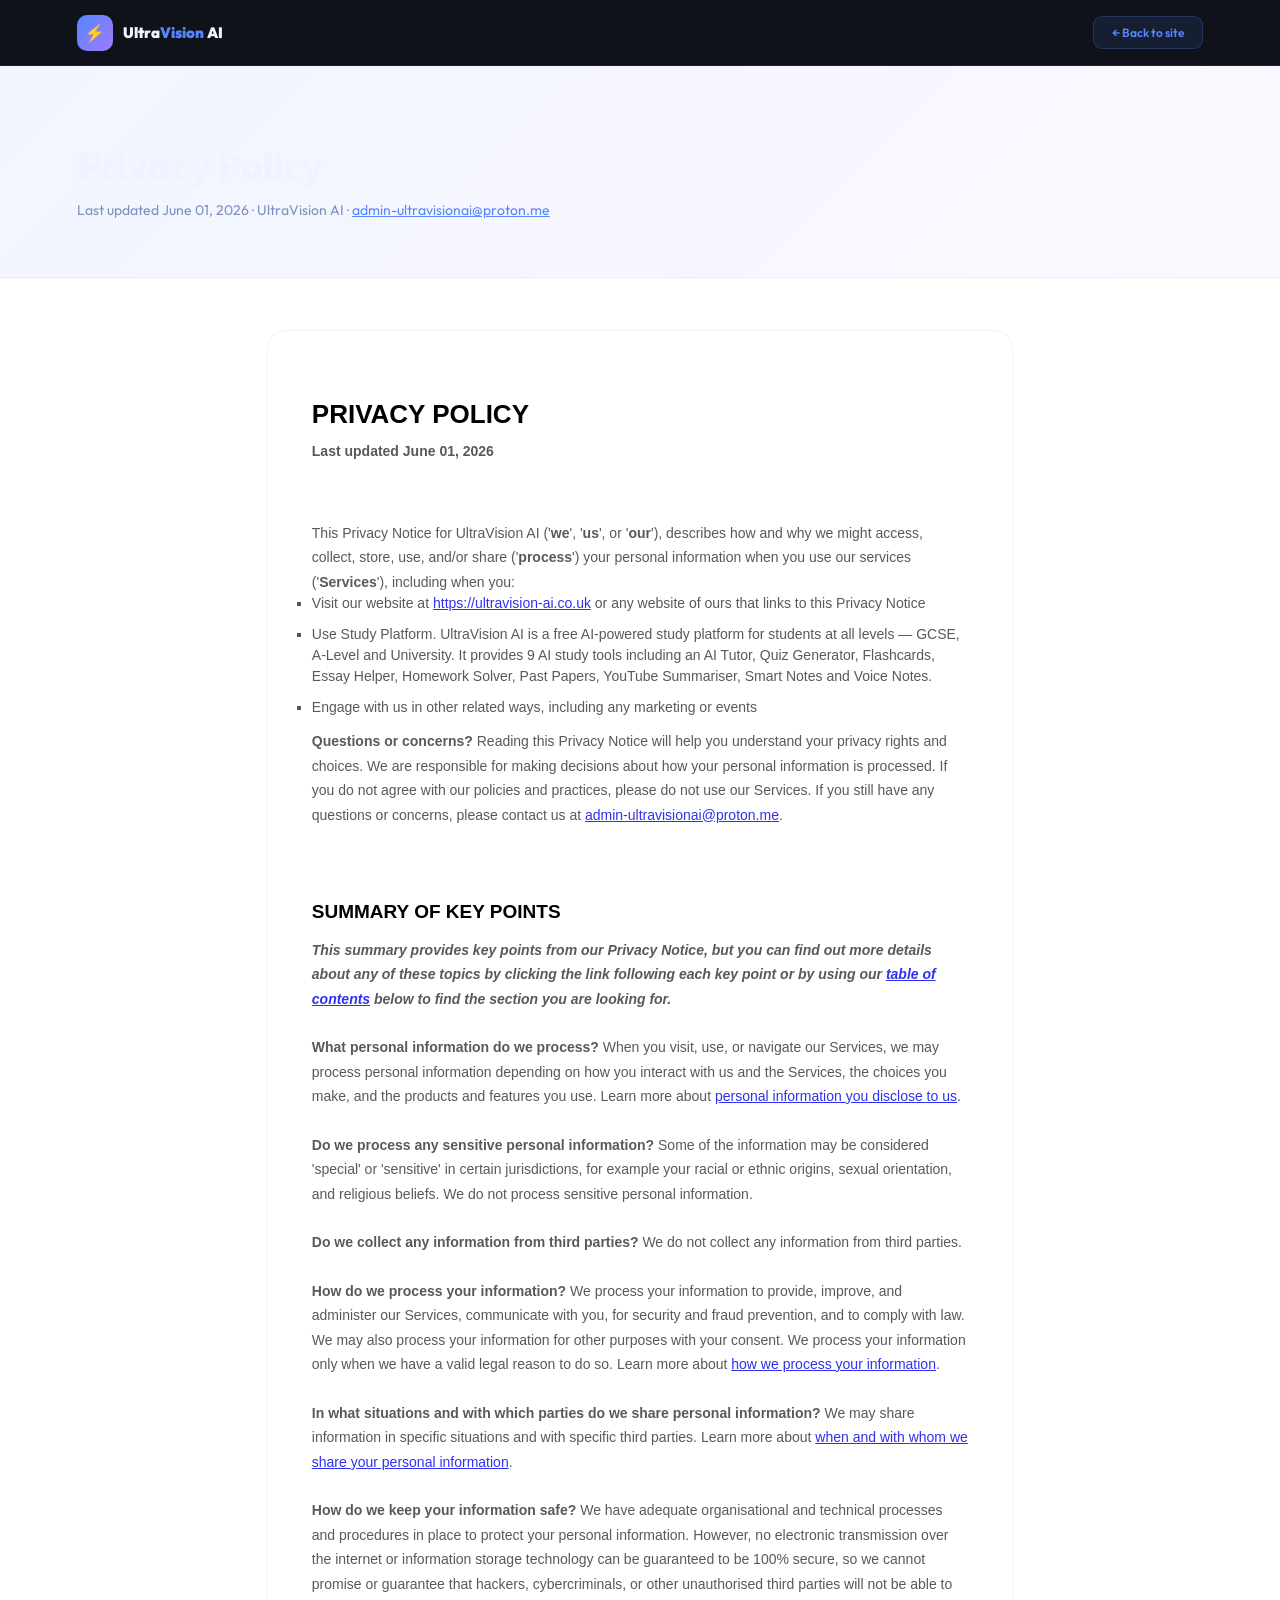
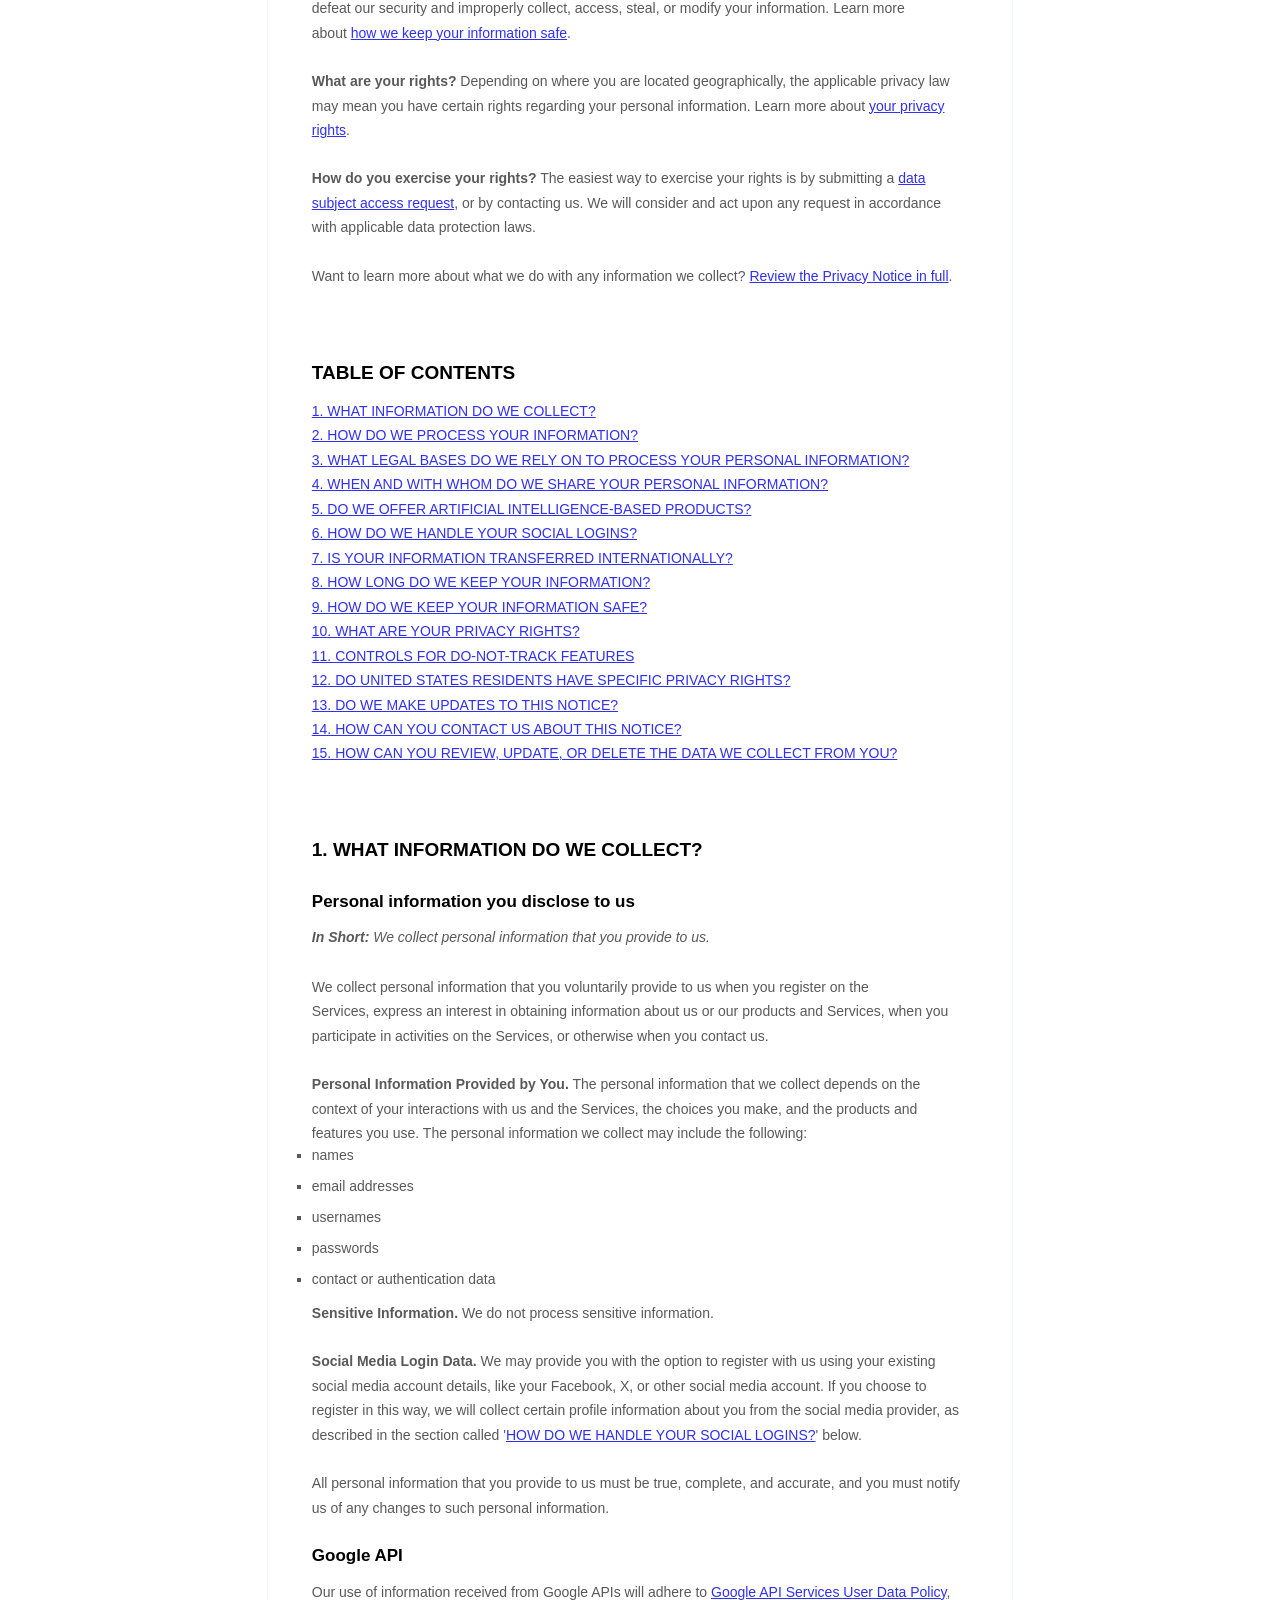
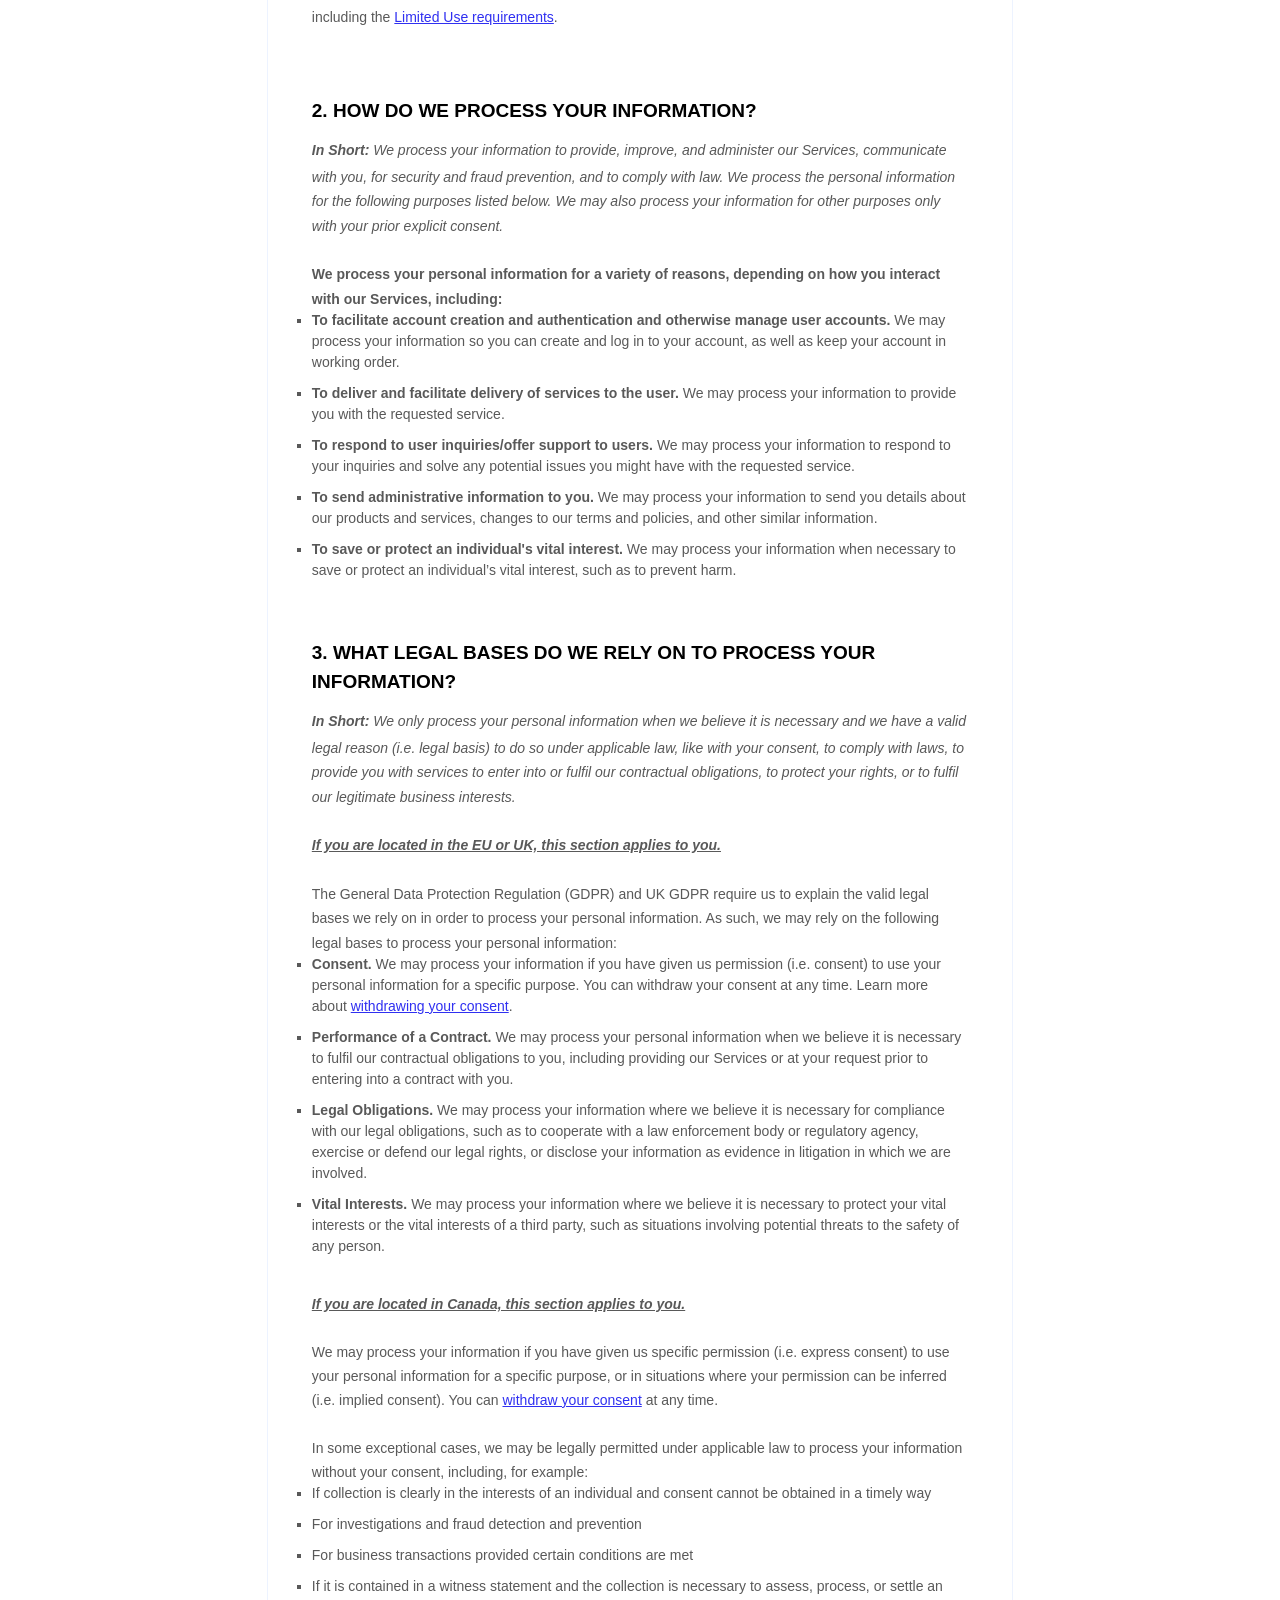
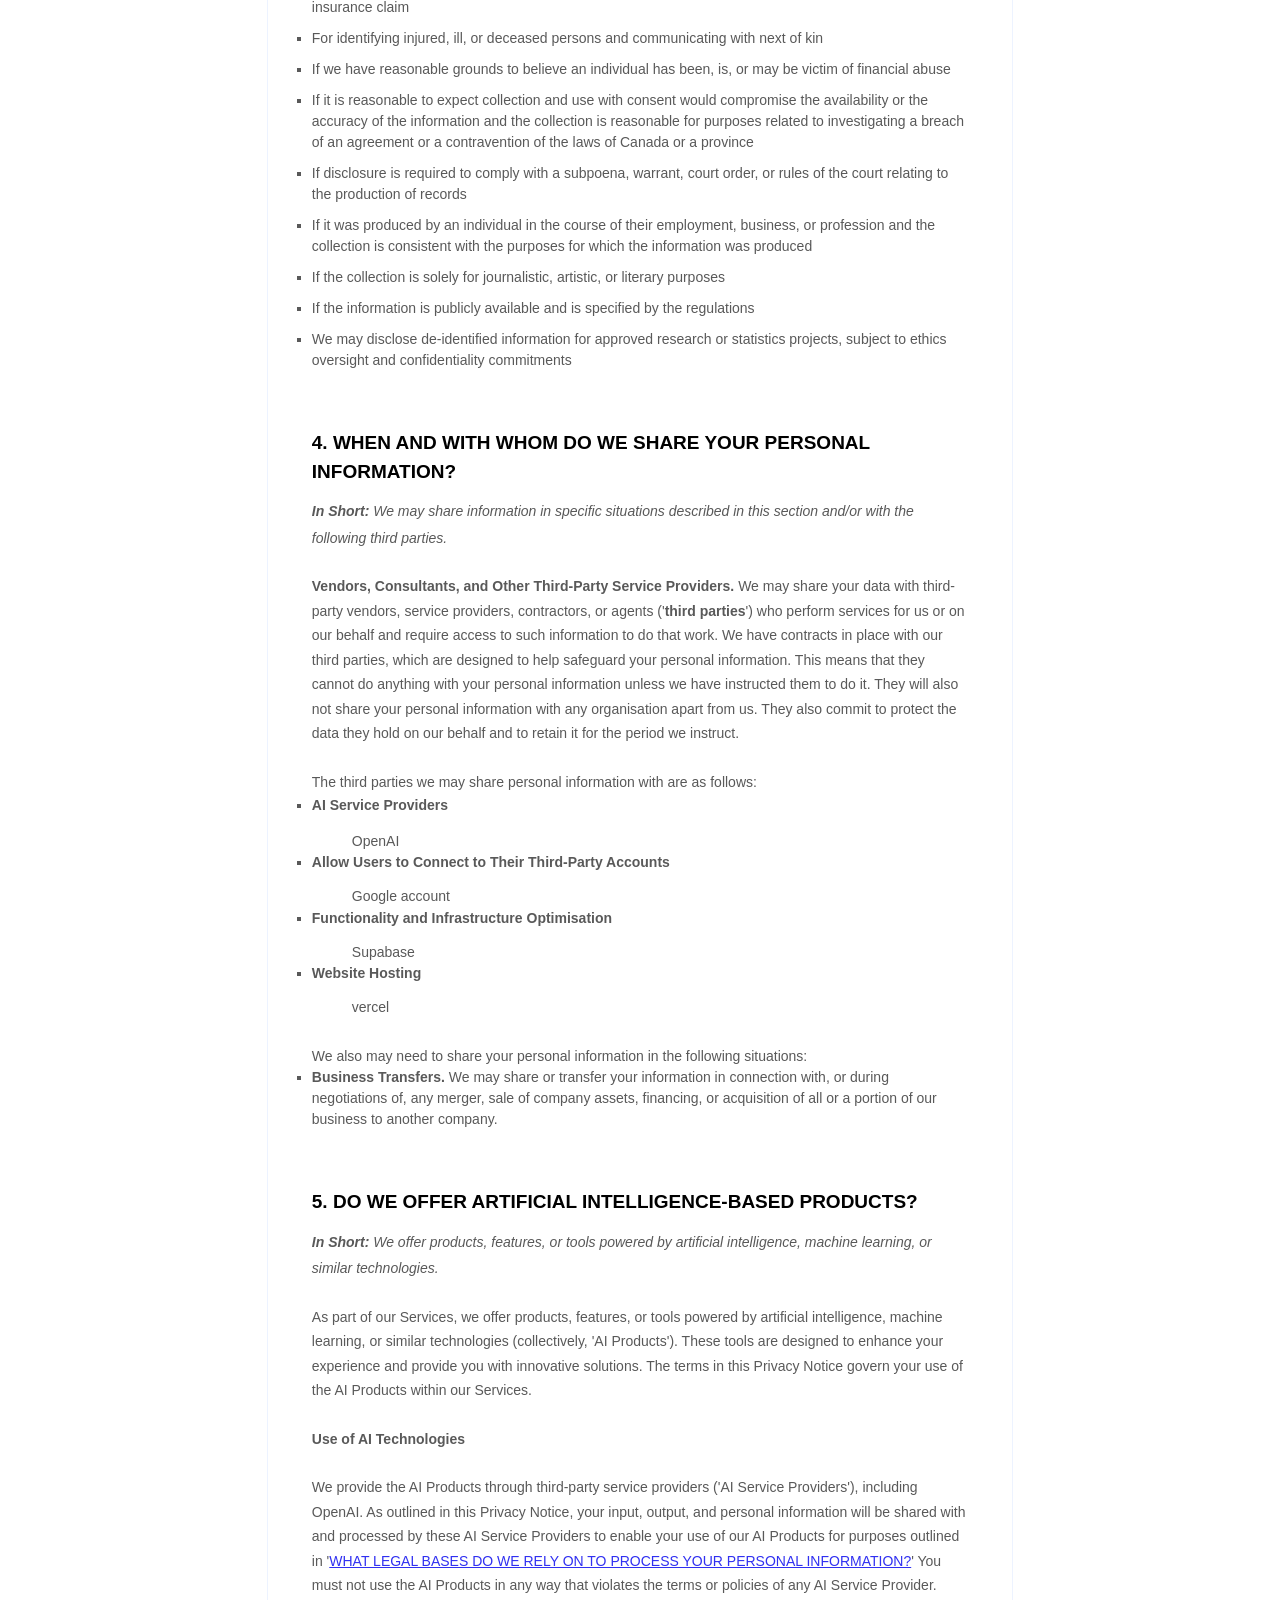
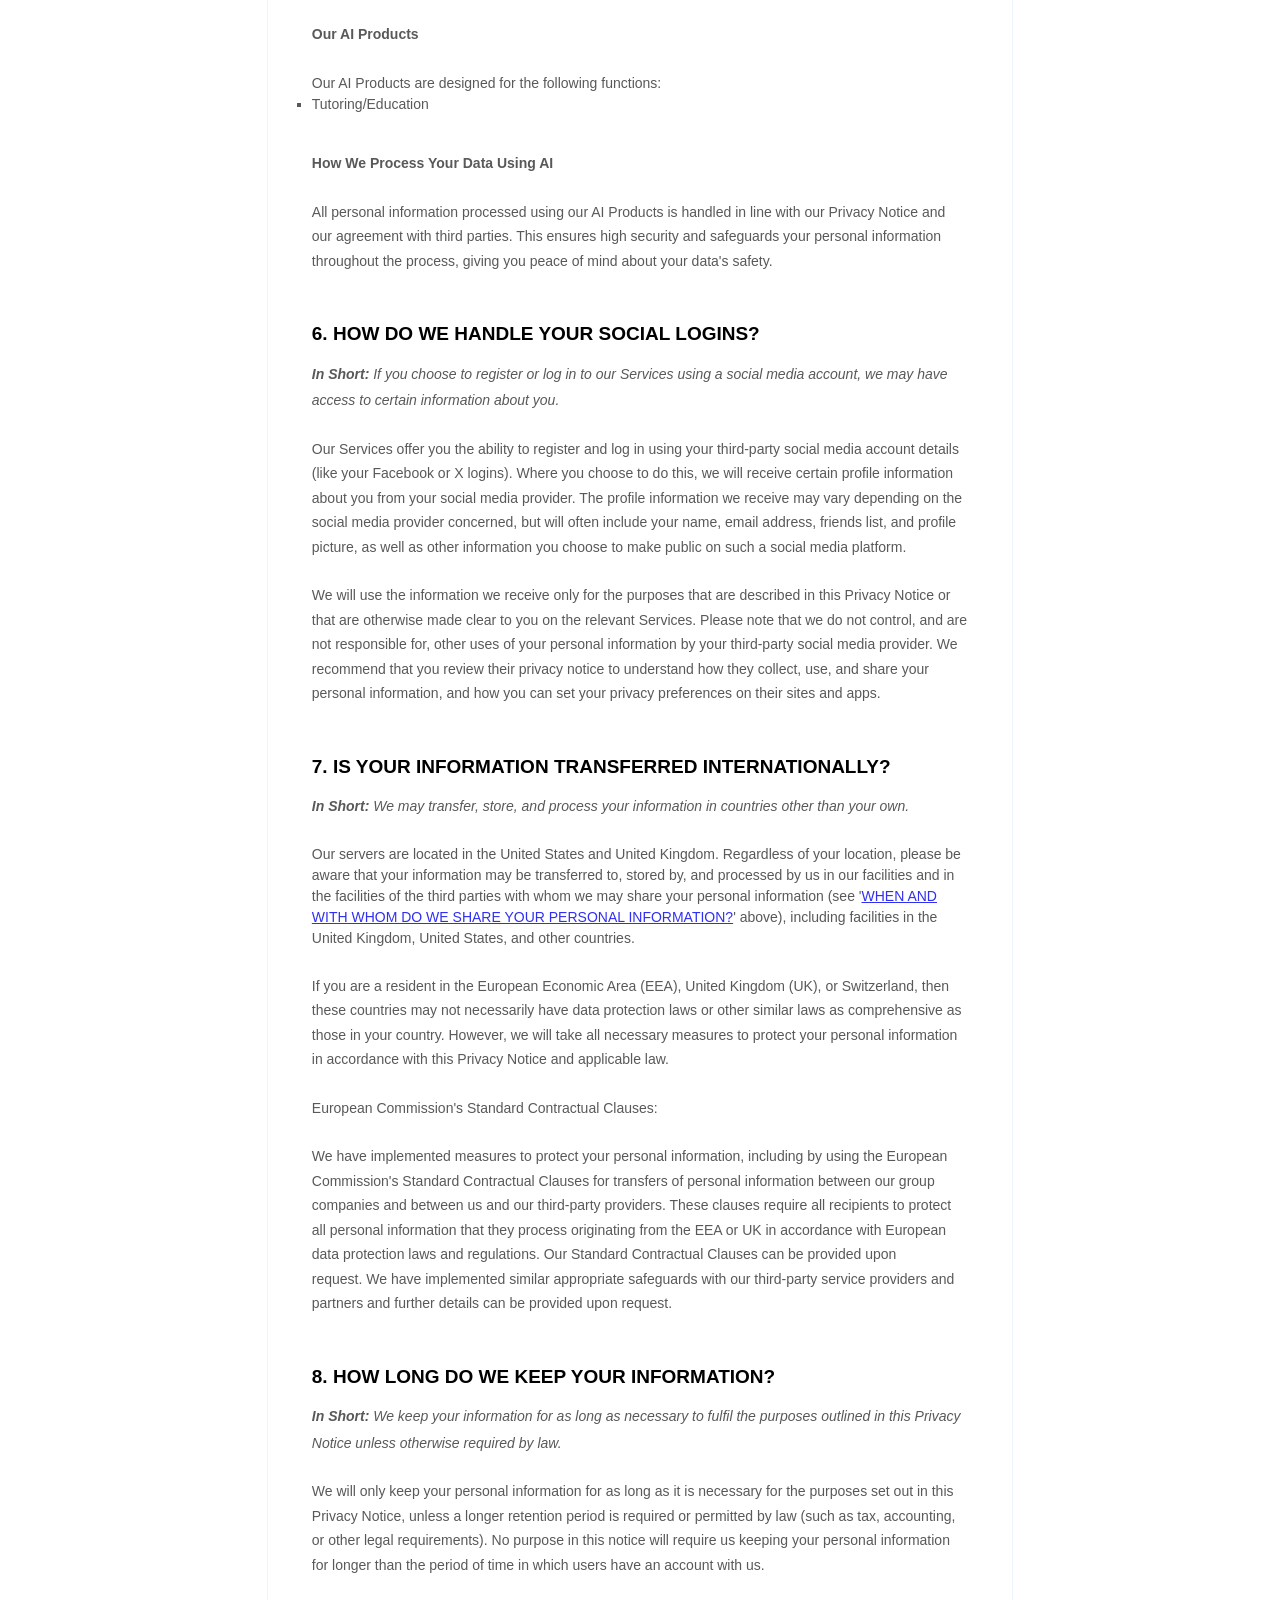
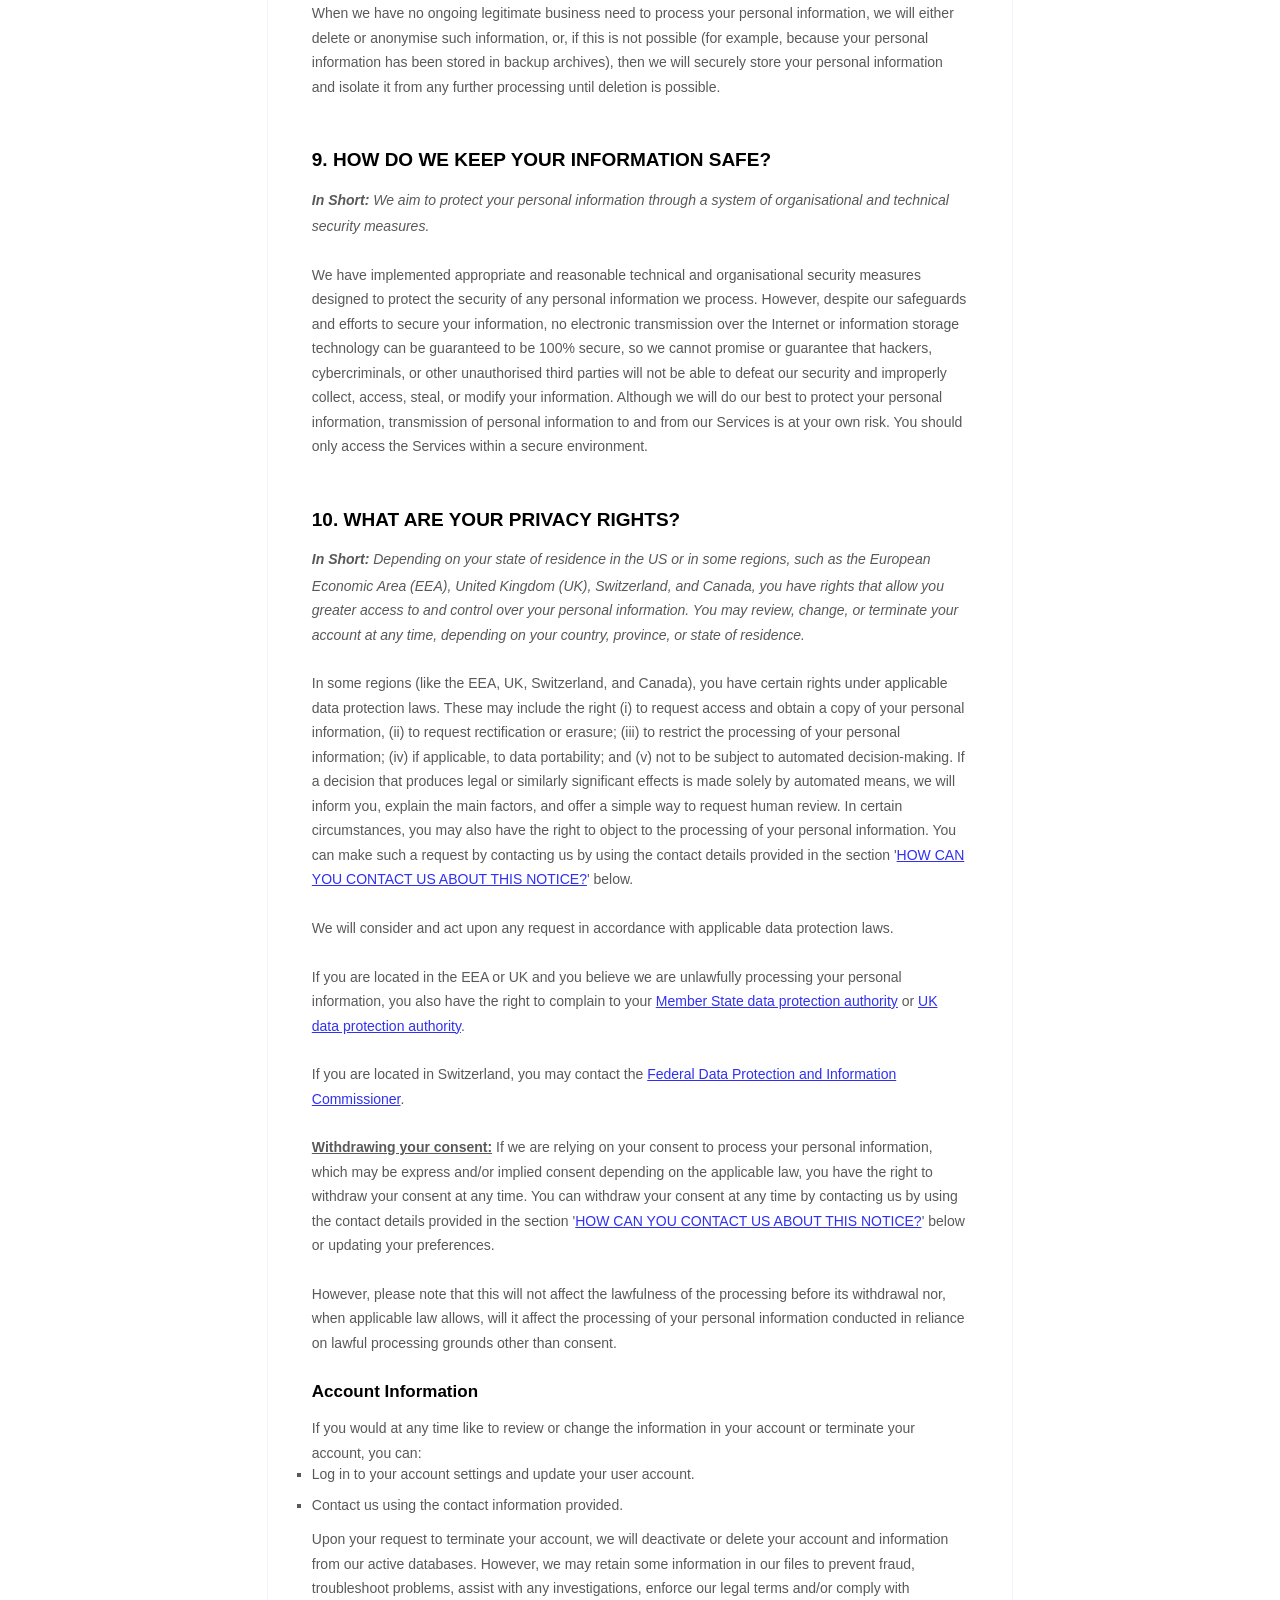
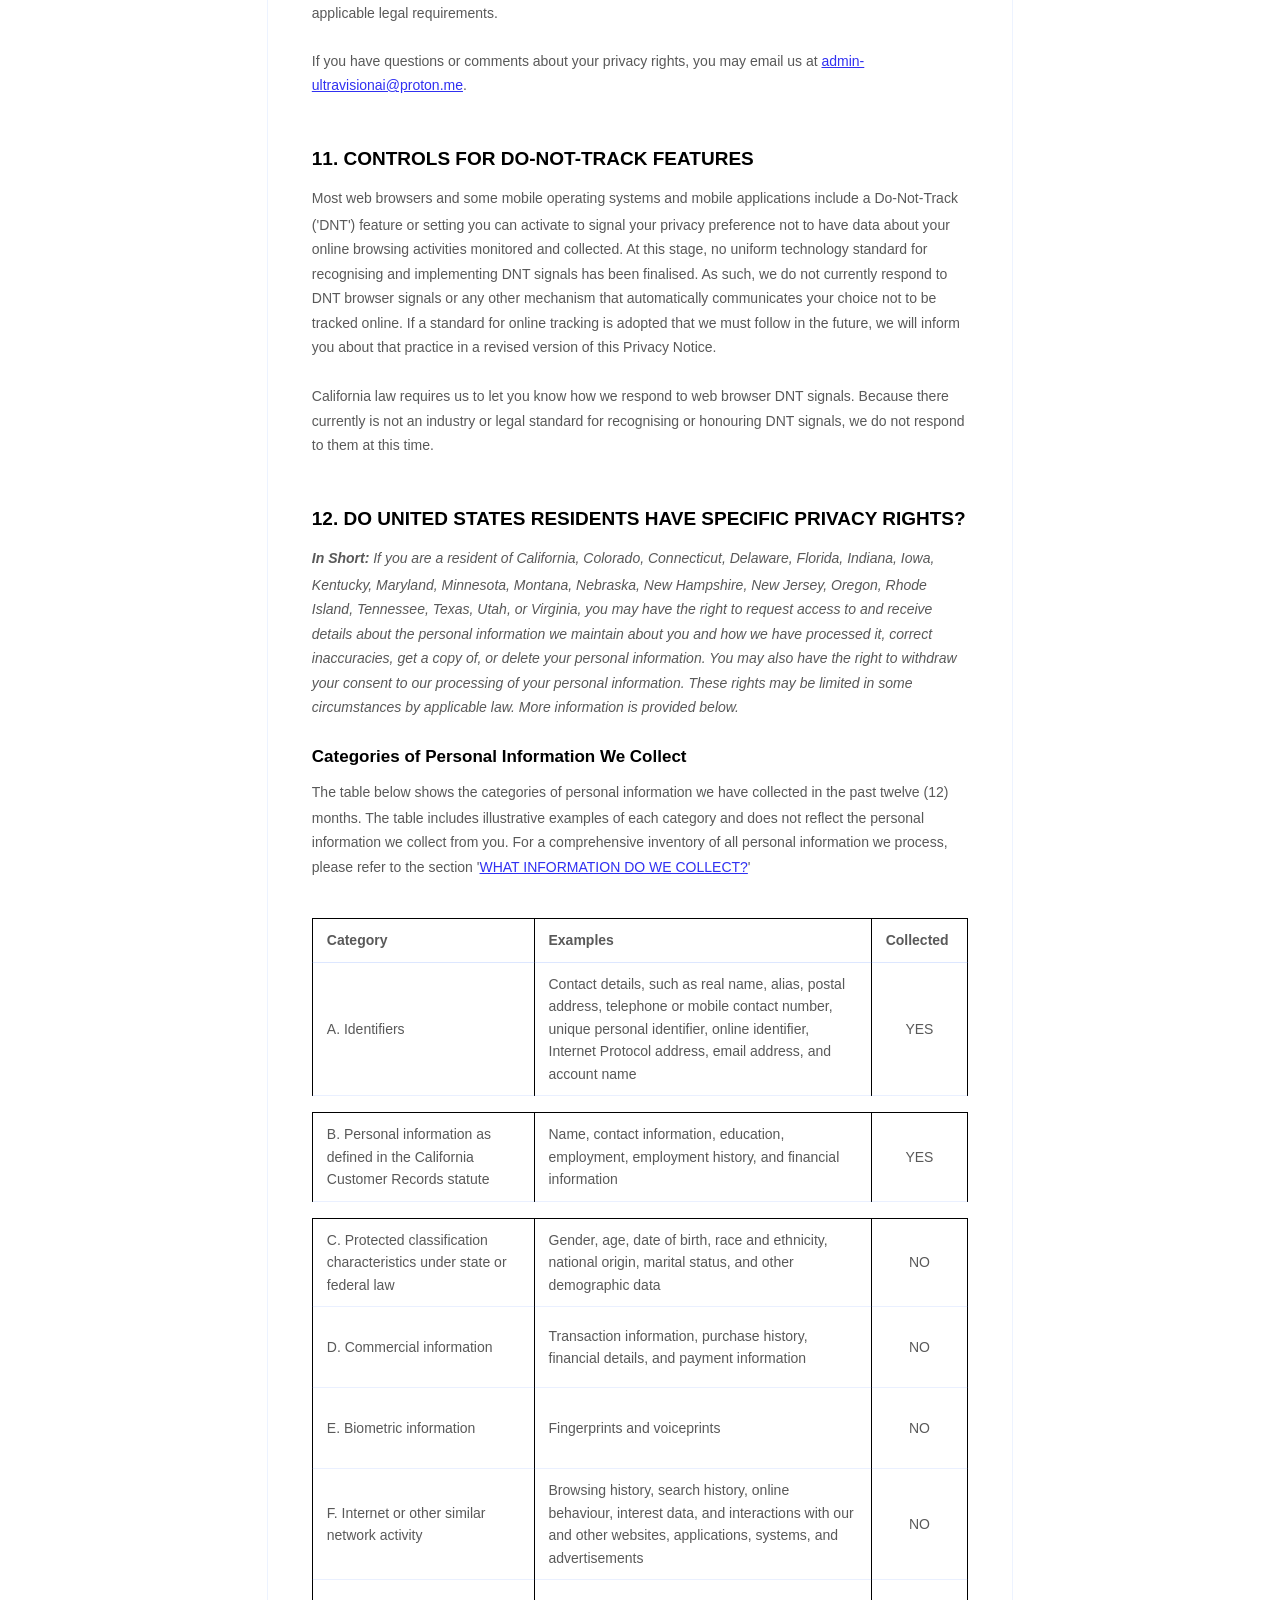
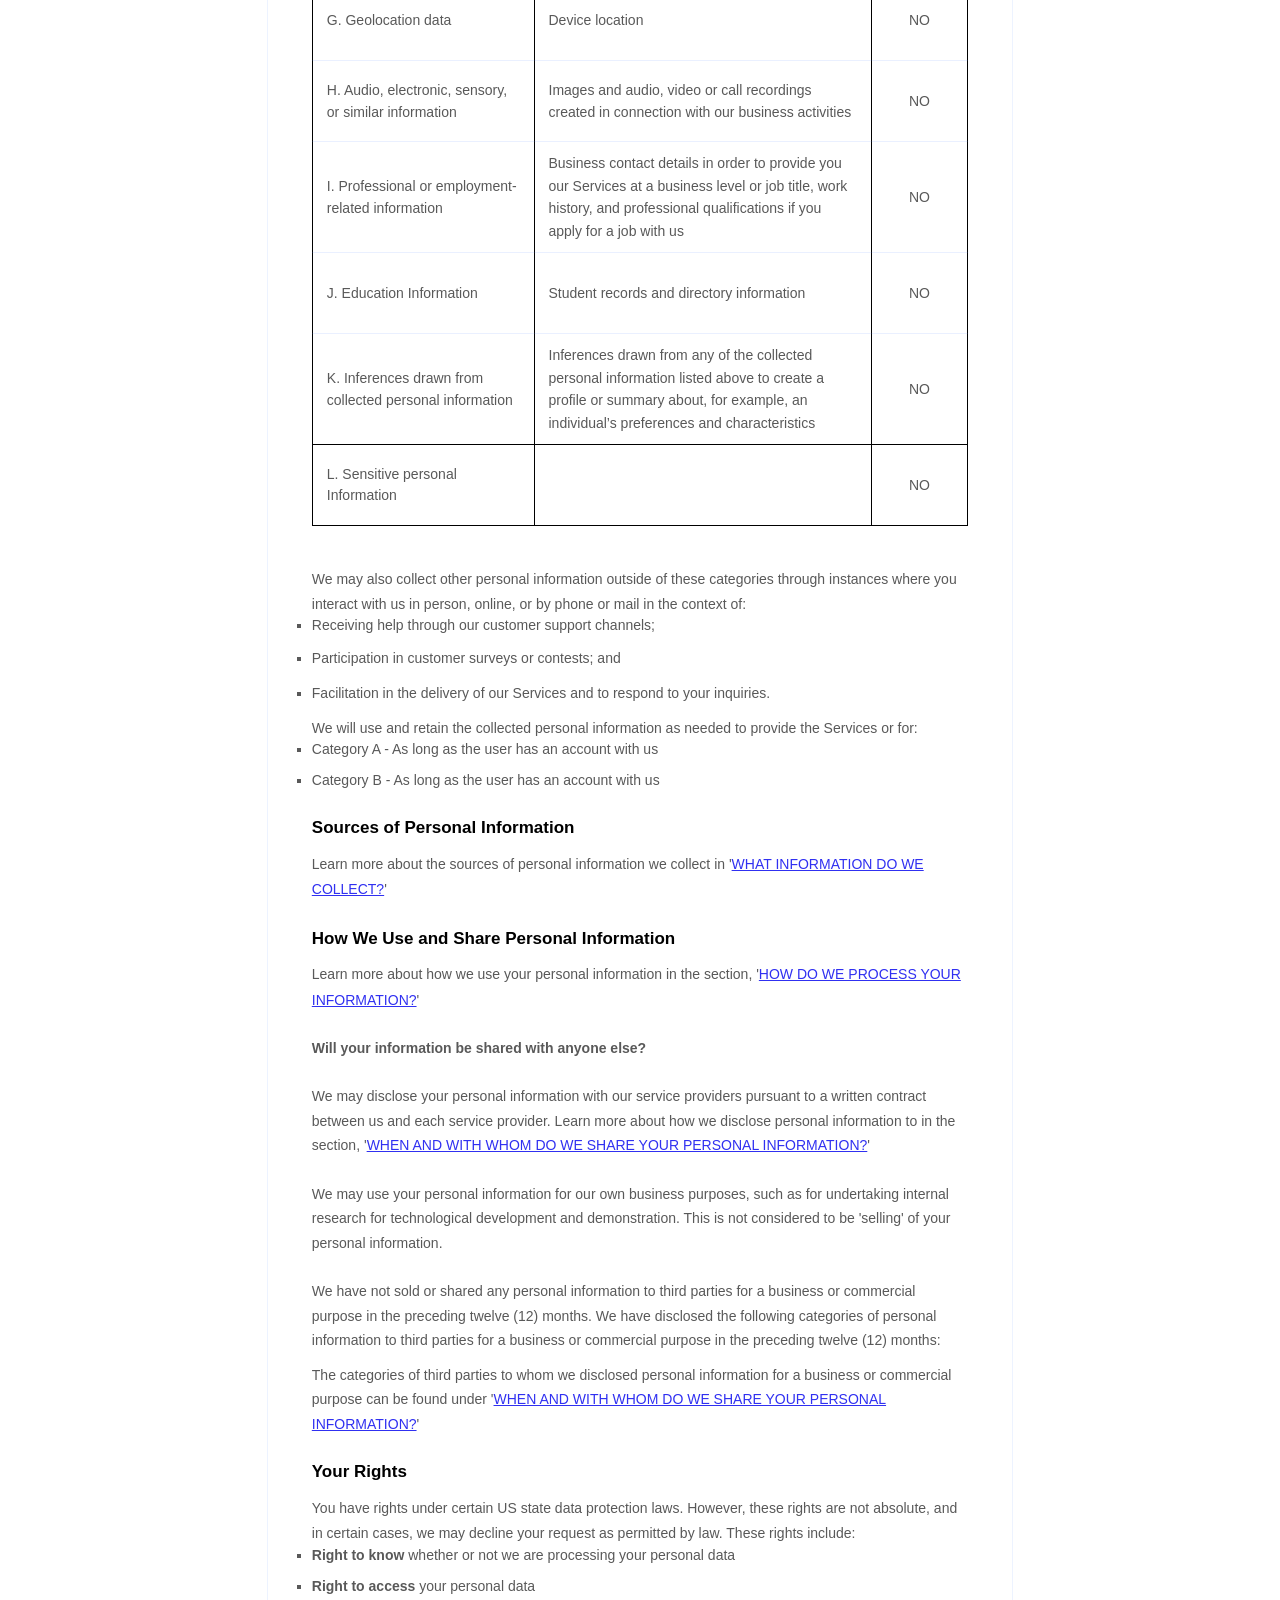
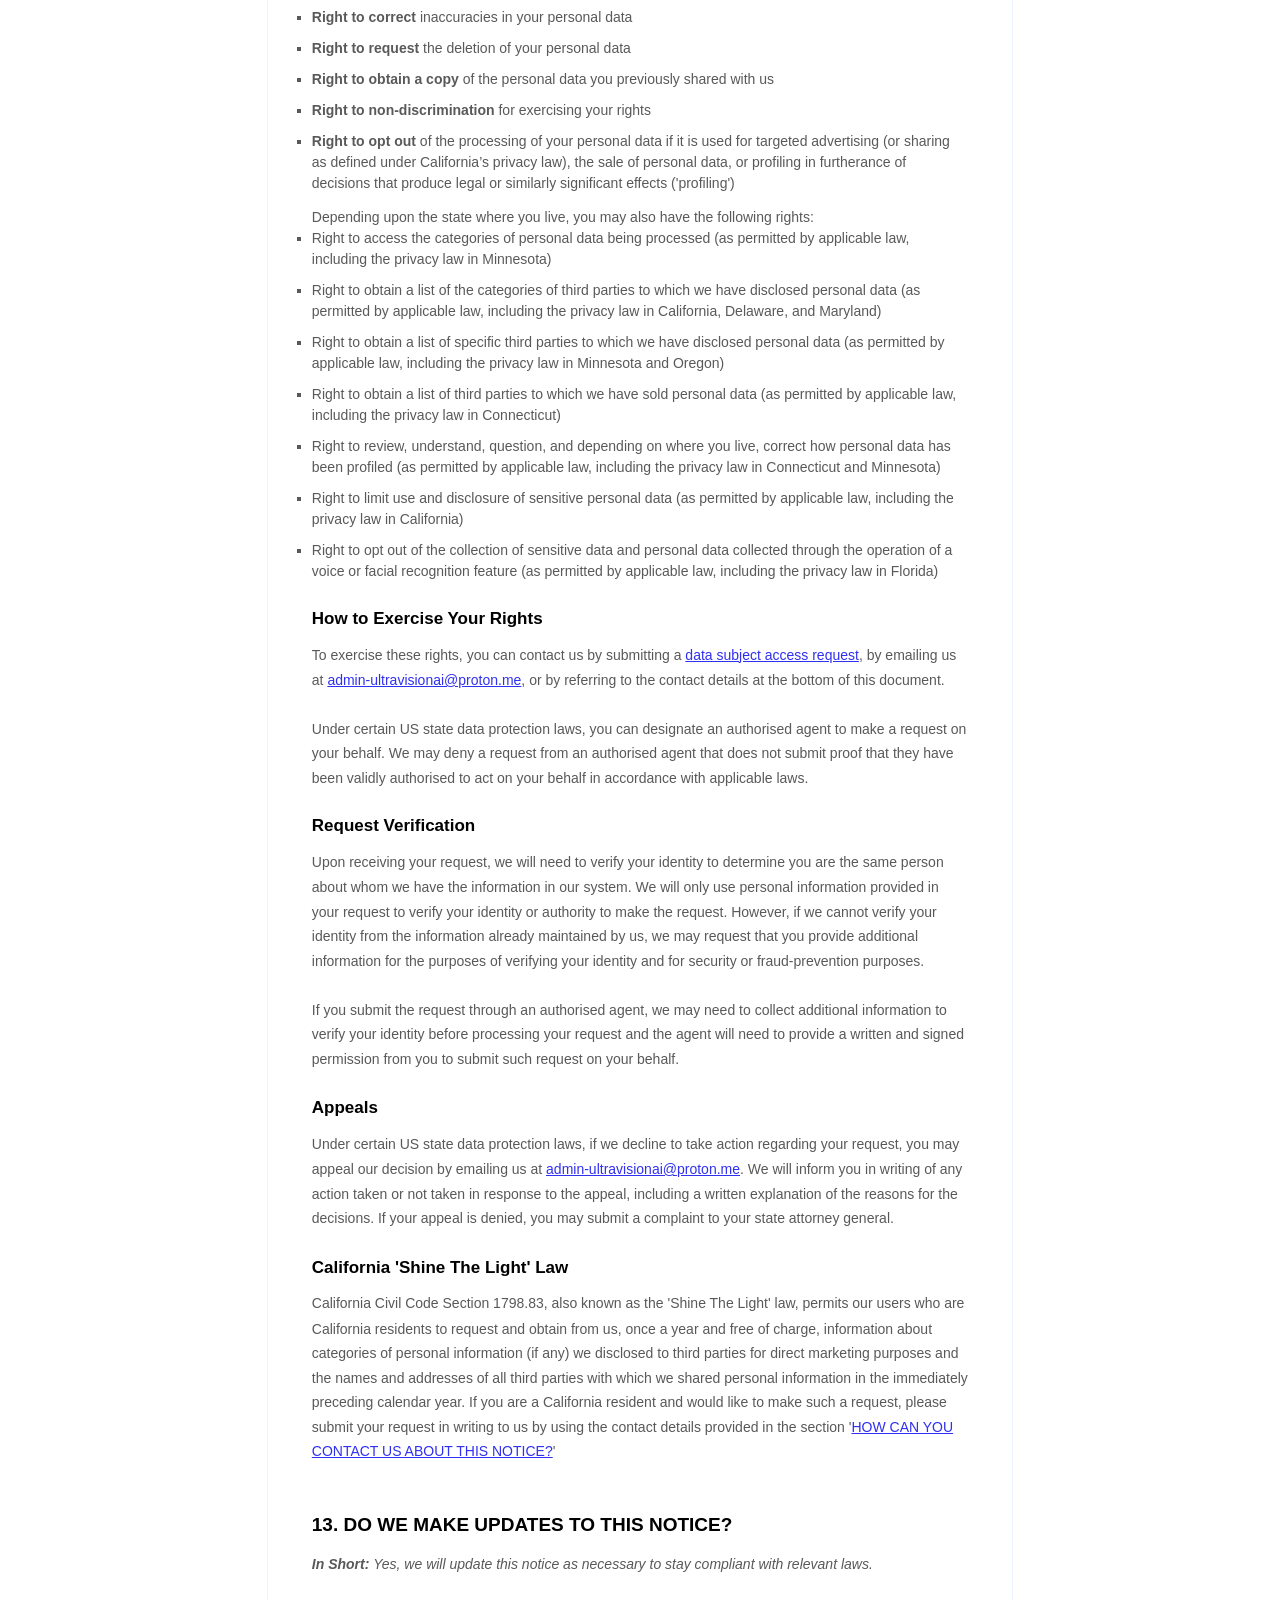
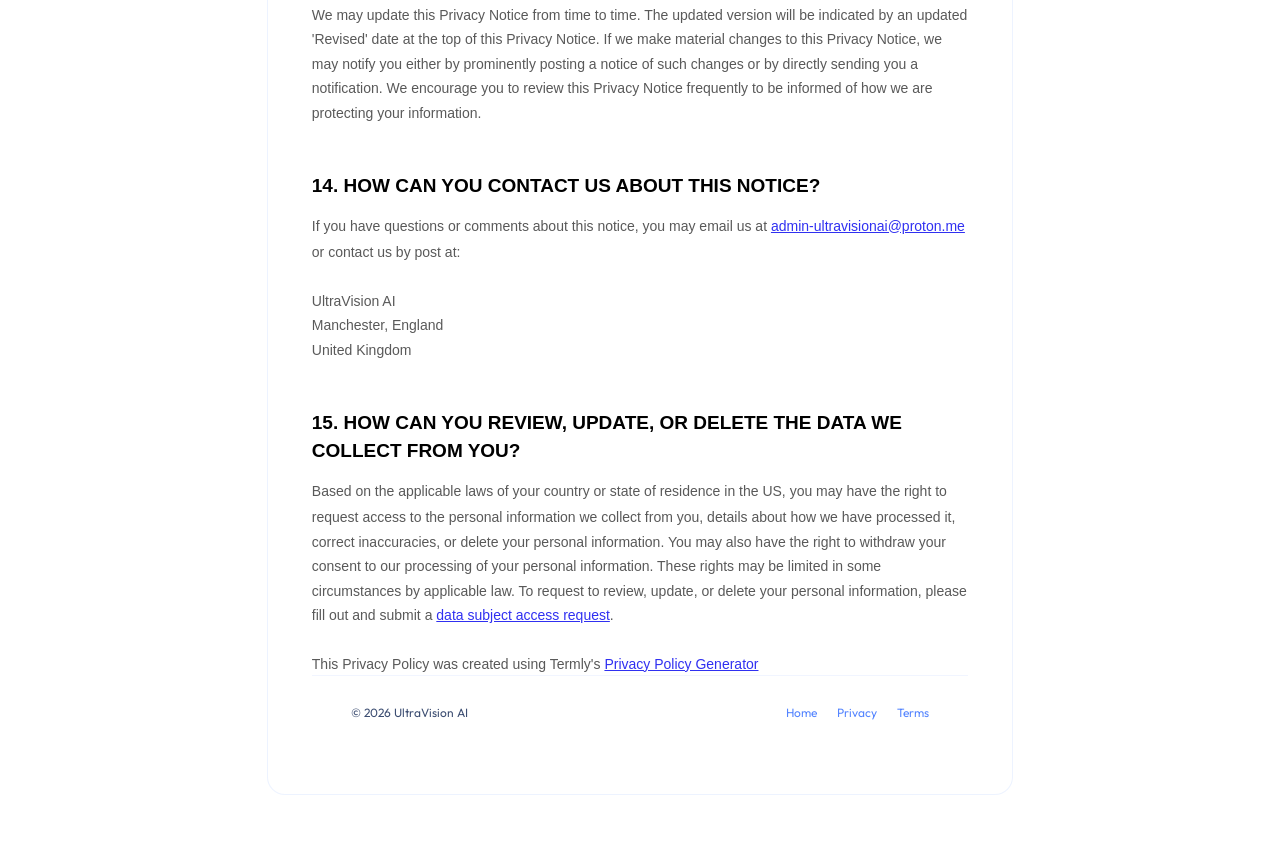
<file: privacy.html>
<!DOCTYPE html>
<html lang="en">
<head>
<meta charset="UTF-8">
<meta name="viewport" content="width=device-width,initial-scale=1">
<title>Privacy Policy — UltraVision AI</title>
<link href="https://fonts.googleapis.com/css2?family=Outfit:wght@400;500;600;700;800&display=swap" rel="stylesheet">
<style>
*{box-sizing:border-box;margin:0;padding:0}
body{font-family:'Outfit',sans-serif;background:#04060E;color:#EEF3FF;min-height:100vh}
.nav{background:rgba(4,6,14,.95);border-bottom:1px solid rgba(85,133,255,.12);padding:0 6%;height:66px;display:flex;align-items:center;justify-content:space-between;position:sticky;top:0;backdrop-filter:blur(20px)}
.logo{display:flex;align-items:center;gap:10px;text-decoration:none}
.logo-icon{width:36px;height:36px;border-radius:10px;background:linear-gradient(135deg,#5585FF,#A07BFF);display:flex;align-items:center;justify-content:center;font-size:17px}
.logo-text{font-size:15px;font-weight:900;color:#EEF3FF}.logo-text span{color:#5585FF}
.back-btn{background:rgba(85,133,255,.1);border:1px solid rgba(85,133,255,.22);color:#8AAFFF;padding:8px 18px;border-radius:9px;font-size:12px;font-weight:600;text-decoration:none}
.hero{background:linear-gradient(135deg,rgba(85,133,255,.08),rgba(160,123,255,.05));border-bottom:1px solid rgba(85,133,255,.1);padding:52px 6% 44px}
.hero h1{font-size:38px;font-weight:800;margin-bottom:8px}
.hero p{font-size:14px;color:#7D90BF}
.hero a{color:#5585FF}
.container{max-width:900px;margin:0 auto;padding:52px 6%}
.policy-box{background:rgba(255,255,255,.03);border:1px solid rgba(85,133,255,.1);border-radius:18px;padding:44px}
/* Override Termly for dark theme */
body,[data-custom-class='body'],[data-custom-class='body'] *{background:transparent!important}
[data-custom-class='title'],[data-custom-class='title'] *{color:#EEF3FF!important;font-family:'Outfit',sans-serif!important;font-size:26px!important}
[data-custom-class='heading_1'],[data-custom-class='heading_1'] *{color:#EEF3FF!important;font-family:'Outfit',sans-serif!important;font-size:18px!important}
[data-custom-class='heading_2'],[data-custom-class='heading_2'] *{color:#8AAFFF!important;font-family:'Outfit',sans-serif!important;font-size:15px!important}
[data-custom-class='body_text'],[data-custom-class='body_text'] *{color:#B0BFDF!important;font-size:14px!important;font-family:'Outfit',sans-serif!important}
[data-custom-class='link'],[data-custom-class='link'] *{color:#5585FF!important;font-family:'Outfit',sans-serif!important}
h1,h2,h3{color:#EEF3FF!important;font-family:'Outfit',sans-serif!important;margin-top:24px;margin-bottom:10px}
p,li{color:#B0BFDF;font-size:14px;line-height:1.75;margin-bottom:10px}
a{color:#5585FF!important}
strong{color:#EEF3FF!important;font-weight:600}
table{width:100%;border-collapse:collapse;margin:16px 0;font-size:13px}
th{background:rgba(85,133,255,.1);color:#EEF3FF;padding:10px 14px;border:1px solid rgba(85,133,255,.2);text-align:left;font-weight:600}
td{padding:10px 14px;border:1px solid rgba(85,133,255,.12);color:#B0BFDF}
/* Hide Termly logo */
span[style*="background: url(data:image/svg"]{display:none!important}
.footer{background:rgba(4,6,14,.95);border-top:1px solid rgba(85,133,255,.08);padding:28px 6%;display:flex;align-items:center;justify-content:space-between;flex-wrap:wrap;gap:12px}
.footer-copy{font-size:12px;color:#3D4E72}
.footer-links{display:flex;gap:20px}
.footer-links a{font-size:12px;color:#3D4E72;text-decoration:none}.footer-links a:hover{color:#5585FF}
</style>
</head>
<body>
<nav class="nav">
  <a class="logo" href="/"><div class="logo-icon">⚡</div><div class="logo-text">Ultra<span>Vision</span> AI</div></a>
  <a class="back-btn" href="/">← Back to site</a>
</nav>
<div class="hero">
  <h1>Privacy Policy</h1>
  <p>Last updated June 01, 2026 · UltraVision AI · <a href="mailto:admin-ultravisionai@proton.me">admin-ultravisionai@proton.me</a></p>
</div>
<div class="container">
  <div class="policy-box">
<style>
  [data-custom-class='body'], [data-custom-class='body'] * {
          background: transparent !important;
        }
[data-custom-class='title'], [data-custom-class='title'] * {
          font-family: Arial !important;
font-size: 26px !important;
color: #000000 !important;
        }
[data-custom-class='subtitle'], [data-custom-class='subtitle'] * {
          font-family: Arial !important;
color: #595959 !important;
font-size: 14px !important;
        }
[data-custom-class='heading_1'], [data-custom-class='heading_1'] * {
          font-family: Arial !important;
font-size: 19px !important;
color: #000000 !important;
        }
[data-custom-class='heading_2'], [data-custom-class='heading_2'] * {
          font-family: Arial !important;
font-size: 17px !important;
color: #000000 !important;
        }
[data-custom-class='body_text'], [data-custom-class='body_text'] * {
          color: #595959 !important;
font-size: 14px !important;
font-family: Arial !important;
        }
[data-custom-class='link'], [data-custom-class='link'] * {
          color: #3030F1 !important;
font-size: 14px !important;
font-family: Arial !important;
word-break: break-word !important;
        }
</style>
      <span style="display: block;margin: 0 auto 3.125rem;width: 11.125rem;height: 2.375rem;background: url([data-uri]) center no-repeat;"></span>

      <div data-custom-class="body">
      <div><strong><span style="font-size: 26px;"><span data-custom-class="title"><bdt class="block-component"></bdt><bdt class="question"><h1>PRIVACY POLICY</h1></bdt><bdt class="statement-end-if-in-editor"></bdt></span></span></strong></div><div><span style="color: rgb(127, 127, 127);"><strong><span style="font-size: 15px;"><span data-custom-class="subtitle">Last updated <bdt class="question">June 01, 2026</bdt></span></span></strong></span></div><div><br></div><div><br></div><div><br></div><div style="line-height: 1.5;"><span style="color: rgb(127, 127, 127);"><span style="color: rgb(89, 89, 89); font-size: 15px;"><span data-custom-class="body_text">This Privacy Notice for <bdt class="question noTranslate">UltraVision AI</bdt><bdt class="block-component"></bdt></bdt> (<bdt class="block-component"></bdt>'<strong>we</strong>', '<strong>us</strong>', or '<strong>our</strong>'<bdt class="else-block"></bdt></span><span data-custom-class="body_text">), describes how and why we might access, collect, store, use, and/or share (<bdt class="block-component"></bdt>'<strong>process</strong>'<bdt class="else-block"></bdt>) your personal information when you use our services (<bdt class="block-component"></bdt>'<strong>Services</strong>'<bdt class="else-block"></bdt>), including when you:</span></span></span><span style="font-size: 15px;"><span style="color: rgb(127, 127, 127);"><span data-custom-class="body_text"><span style="color: rgb(89, 89, 89);"><span data-custom-class="body_text"><bdt class="block-component"></bdt></span></span></span></span></span></div><ul><li data-custom-class="body_text" style="line-height: 1.5;"><span style="font-size: 15px; color: rgb(89, 89, 89);"><span style="font-size: 15px; color: rgb(89, 89, 89);"><span data-custom-class="body_text">Visit our website<bdt class="block-component"></bdt> at <span style="color: rgb(0, 58, 250);"><bdt class="question noTranslate"><a target="_blank" data-custom-class="link" href="https://ultravision-ai.co.uk">https://ultravision-ai.co.uk</a></bdt></span><span style="font-size: 15px;"><span style="color: rgb(89, 89, 89);"><span data-custom-class="body_text"><span style="font-size: 15px;"><span style="color: rgb(89, 89, 89);"><bdt class="statement-end-if-in-editor"> or any website of ours that links to this Privacy Notice</bdt></span></span></span></span></span></span></span></span></li></ul><div><bdt class="block-component"><span style="font-size: 15px;"><span style="font-size: 15px;"><span style="color: rgb(127, 127, 127);"><span data-custom-class="body_text"><span style="color: rgb(89, 89, 89);"><span data-custom-class="body_text"><bdt class="block-component"></bdt></bdt></span></span></span></span></span></span></span></span></li></ul><div style="line-height: 1.5;"><bdt class="block-component"><span style="font-size: 15px;"></span></bdt></div><ul><li data-custom-class="body_text" style="line-height: 1.5;"><span style="font-size: 15px;">Use <bdt class="question noTranslate">Study Platform</bdt>. <bdt class="question">UltraVision AI is a free AI-powered study platform for students at all levels — GCSE, A-Level and University. It provides 9 AI study tools including an AI Tutor, Quiz Generator, Flashcards, Essay Helper, Homework Solver, Past Papers, YouTube Summariser, Smart Notes and Voice Notes.</bdt></span><bdt class="statement-end-if-in-editor"><span style="font-size: 15px;"></span></bdt></li></ul><div style="line-height: 1.5;"><span style="font-size: 15px;"><span style="color: rgb(127, 127, 127);"><span data-custom-class="body_text"><span style="color: rgb(89, 89, 89);"><span data-custom-class="body_text"><bdt class="block-component"></bdt></span></span></span></span></span></div><ul><li data-custom-class="body_text" style="line-height: 1.5;"><span style="font-size: 15px; color: rgb(89, 89, 89);"><span style="font-size: 15px; color: rgb(89, 89, 89);"><span data-custom-class="body_text">Engage with us in other related ways, including any marketing or events<span style="font-size: 15px;"><span style="color: rgb(89, 89, 89);"><span data-custom-class="body_text"><span style="font-size: 15px;"><span style="color: rgb(89, 89, 89);"><bdt class="statement-end-if-in-editor"></bdt></span></span></span></span></span></span></span></span></li></ul><div style="line-height: 1.5;"><span style="font-size: 15px;"><span style="color: rgb(127, 127, 127);"><span data-custom-class="body_text"><strong>Questions or concerns? </strong>Reading this Privacy Notice will help you understand your privacy rights and choices. We are responsible for making decisions about how your personal information is processed. If you do not agree with our policies and practices, please do not use our Services.<bdt class="block-component"></bdt> If you still have any questions or concerns, please contact us at <bdt class="question noTranslate"><a target="_blank" data-custom-class="link" href="mailto:admin-ultravisionai@proton.me">admin-ultravisionai@proton.me</a></bdt>.</span></span></span></div><div style="line-height: 1.5;"><br></div><div style="line-height: 1.5;"><br></div><div style="line-height: 1.5;"><strong><span style="font-size: 15px;"><span data-custom-class="heading_1"><h2>SUMMARY OF KEY POINTS</h2></span></span></strong></div><div style="line-height: 1.5;"><span style="font-size: 15px;"><span data-custom-class="body_text"><strong><em>This summary provides key points from our Privacy Notice, but you can find out more details about any of these topics by clicking the link following each key point or by using our </em></strong></span></span><a data-custom-class="link" href="#toc"><span style="color: rgb(0, 58, 250); font-size: 15px;"><span data-custom-class="body_text"><strong><em>table of contents</em></strong></span></span></a><span style="font-size: 15px;"><span data-custom-class="body_text"><strong><em> below to find the section you are looking for.</em></strong></span></span></div><div style="line-height: 1.5;"><br></div><div style="line-height: 1.5;"><span style="font-size: 15px;"><span data-custom-class="body_text"><strong>What personal information do we process?</strong> When you visit, use, or navigate our Services, we may process personal information depending on how you interact with us and the Services, the choices you make, and the products and features you use. Learn more about </span></span><a data-custom-class="link" href="#personalinfo"><span style="color: rgb(0, 58, 250); font-size: 15px;"><span data-custom-class="body_text">personal information you disclose to us</span></span></a><span data-custom-class="body_text">.</span></div><div style="line-height: 1.5;"><br></div><div style="line-height: 1.5;"><span style="font-size: 15px;"><span data-custom-class="body_text"><strong>Do we process any sensitive personal information? </strong>Some of the information may be considered <bdt class="block-component"></bdt>'special' or 'sensitive'<bdt class="else-block"></bdt> in certain jurisdictions, for example your racial or ethnic origins, sexual orientation, and religious beliefs. <bdt class="block-component"></bdt>We do not process sensitive personal information.<bdt class="else-block"></bdt></span></span></div><div style="line-height: 1.5;"><br></div><div style="line-height: 1.5;"><span style="font-size: 15px;"><span data-custom-class="body_text"><strong>Do we collect any information from third parties?</strong> <bdt class="block-component"></bdt>We do not collect any information from third parties.<bdt class="else-block"></bdt></span></span></div><div style="line-height: 1.5;"><br></div><div style="line-height: 1.5;"><span style="font-size: 15px;"><span data-custom-class="body_text"><strong>How do we process your information?</strong> We process your information to provide, improve, and administer our Services, communicate with you, for security and fraud prevention, and to comply with law. We may also process your information for other purposes with your consent. We process your information only when we have a valid legal reason to do so. Learn more about </span></span><a data-custom-class="link" href="#infouse"><span style="color: rgb(0, 58, 250); font-size: 15px;"><span data-custom-class="body_text">how we process your information</span></span></a><span data-custom-class="body_text">.</span></div><div style="line-height: 1.5;"><br></div><div style="line-height: 1.5;"><span style="font-size: 15px;"><span data-custom-class="body_text"><strong>In what situations and with which <bdt class="block-component"></bdt>parties do we share personal information?</strong> We may share information in specific situations and with specific <bdt class="block-component"></bdt>third parties. Learn more about </span></span><a data-custom-class="link" href="#whoshare"><span style="color: rgb(0, 58, 250); font-size: 15px;"><span data-custom-class="body_text">when and with whom we share your personal information</span></span></a><span style="font-size: 15px;"><span data-custom-class="body_text">.<bdt class="block-component"></bdt></span></span></div><div style="line-height: 1.5;"><br></div><div style="line-height: 1.5;"><span style="font-size: 15px;"><span data-custom-class="body_text"><strong>How do we keep your information safe?</strong> We have adequate <bdt class="block-component"></bdt>organisational<bdt class="else-block"></bdt> and technical processes and procedures in place to protect your personal information. However, no electronic transmission over the internet or information storage technology can be guaranteed to be 100% secure, so we cannot promise or guarantee that hackers, cybercriminals, or other <bdt class="block-component"></bdt>unauthorised<bdt class="else-block"></bdt> third parties will not be able to defeat our security and improperly collect, access, steal, or modify your information. Learn more about </span></span><a data-custom-class="link" href="#infosafe"><span style="color: rgb(0, 58, 250); font-size: 15px;"><span data-custom-class="body_text">how we keep your information safe</span></span></a><span data-custom-class="body_text">.</span><span style="font-size: 15px;"><span data-custom-class="body_text"><bdt class="statement-end-if-in-editor"></bdt></span></span></div><div style="line-height: 1.5;"><br></div><div style="line-height: 1.5;"><span style="font-size: 15px;"><span data-custom-class="body_text"><strong>What are your rights?</strong> Depending on where you are located geographically, the applicable privacy law may mean you have certain rights regarding your personal information. Learn more about </span></span><a data-custom-class="link" href="#privacyrights"><span style="color: rgb(0, 58, 250); font-size: 15px;"><span data-custom-class="body_text">your privacy rights</span></span></a><span data-custom-class="body_text">.</span></div><div style="line-height: 1.5;"><br></div><div style="line-height: 1.5;"><span style="font-size: 15px;"><span data-custom-class="body_text"><strong>How do you exercise your rights?</strong> The easiest way to exercise your rights is by <bdt class="block-component">submitting a </bdt></span></span><a data-custom-class="link" href="https://app.termly.io/dsar/a75f8663-bac0-4a6a-b027-12920525f2ec" rel="noopener noreferrer" target="_blank"><span style="color: rgb(0, 58, 250); font-size: 15px;"><span data-custom-class="body_text">data subject access request</span></span></a><span style="font-size: 15px;"><span data-custom-class="body_text"><bdt class="block-component"></bdt>, or by contacting us. We will consider and act upon any request in accordance with applicable data protection laws.</span></span></div><div style="line-height: 1.5;"><br></div><div style="line-height: 1.5;"><span style="font-size: 15px;"><span data-custom-class="body_text">Want to learn more about what we do with any information we collect? </span></span><a data-custom-class="link" href="#toc"><span style="color: rgb(0, 58, 250); font-size: 15px;"><span data-custom-class="body_text">Review the Privacy Notice in full</span></span></a><span style="font-size: 15px;"><span data-custom-class="body_text">.</span></span></div><div style="line-height: 1.5;"><br></div><div style="line-height: 1.5;"><br></div><div id="toc" style="line-height: 1.5;"><span style="font-size: 15px;"><span style="color: rgb(127, 127, 127);"><span style="color: rgb(0, 0, 0);"><strong><span data-custom-class="heading_1"><h2>TABLE OF CONTENTS</h2></span></strong></span></span></span></div><div style="line-height: 1.5;"><span style="font-size: 15px;"><a data-custom-class="link" href="#infocollect"><span style="color: rgb(0, 58, 250);">1. WHAT INFORMATION DO WE COLLECT?</span></a></span></div><div style="line-height: 1.5;"><span style="font-size: 15px;"><a data-custom-class="link" href="#infouse"><span style="color: rgb(0, 58, 250);">2. HOW DO WE PROCESS YOUR INFORMATION?<bdt class="block-component"></bdt></span></a></span></div><div style="line-height: 1.5;"><span style="font-size: 15px;"><a data-custom-class="link" href="#legalbases"><span style="color: rgb(0, 58, 250);">3. <span style="font-size: 15px;"><span style="color: rgb(0, 58, 250);">WHAT LEGAL BASES DO WE RELY ON TO PROCESS YOUR PERSONAL INFORMATION?</span></span><bdt class="statement-end-if-in-editor"></bdt></span></a></span></div><div style="line-height: 1.5;"><span style="font-size: 15px;"><span style="color: rgb(0, 58, 250);"><a data-custom-class="link" href="#whoshare">4. WHEN AND WITH WHOM DO WE SHARE YOUR PERSONAL INFORMATION?</a></span><span data-custom-class="body_text"><bdt class="block-component"></bdt></a><span style="color: rgb(127, 127, 127);"><span style="color: rgb(89, 89, 89);"><span data-custom-class="body_text"><span style="color: rgb(89, 89, 89);"><bdt class="block-component"></bdt></span></span></span></span><bdt class="block-component"></bdt></span></div><div style="line-height: 1.5;"><a data-custom-class="link" href="#ai"><span style="color: rgb (0, 58, 250);">5. DO WE OFFER ARTIFICIAL INTELLIGENCE-BASED PRODUCTS?</span></a><span style="font-size: 15px;"><bdt class="statement-end-if-in-editor"></bdt></span></div><div style="line-height: 1.5;"><span style="font-size: 15px;"><span style="color: rgb(127, 127, 127);"><span style="color: rgb(89, 89, 89);"><span data-custom-class="body_text"><span style="color: rgb(89, 89, 89);"><span style="color: rgb(89, 89, 89);"><span style="color: rgb(89, 89, 89);"><bdt class="block-component"></bdt></span></span></span></span></span></span></span></div><div style="line-height: 1.5;"><span style="font-size: 15px;"><a data-custom-class="link" href="#sociallogins"><span style="color: rgb(0, 58, 250);"><span style="color: rgb(0, 58, 250);"><span style="color: rgb(0, 58, 250);">6. HOW DO WE HANDLE YOUR SOCIAL LOGINS?</span></span></span></a><span style="color: rgb(127, 127, 127);"><span style="color: rgb(89, 89, 89);"><span data-custom-class="body_text"><span style="color: rgb(89, 89, 89);"><span style="color: rgb(89, 89, 89);"><span style="color: rgb(89, 89, 89);"><bdt class="statement-end-if-in-editor"></bdt></span></span> <bdt class="block-component"></bdt></span></span></span></span></span></div><div style="line-height: 1.5;"><span style="font-size: 15px;"><a data-custom-class="link" href="#intltransfers"><span style="color: rgb(0, 58, 250);">7. IS YOUR INFORMATION TRANSFERRED INTERNATIONALLY?</span></a><span style="color: rgb(127, 127, 127);"><span style="color: rgb(89, 89, 89);"><span data-custom-class="body_text"><span style="color: rgb(89, 89, 89);"><bdt class="statement-end-if-in-editor"></bdt></span></span></span></span></span></div><div style="line-height: 1.5;"><span style="font-size: 15px;"><a data-custom-class="link" href="#inforetain"><span style="color: rgb(0, 58, 250);">8. HOW LONG DO WE KEEP YOUR INFORMATION?</span></a><span style="color: rgb(127, 127, 127);"><span style="color: rgb(89, 89, 89);"><span data-custom-class="body_text"><span style="color: rgb(89, 89, 89);"><span style="color: rgb(89, 89, 89);"><bdt class="block-component"></bdt></span></span></span></span></span></span></div><div style="line-height: 1.5;"><span style="font-size: 15px;"><a data-custom-class="link" href="#infosafe"><span style="color: rgb(0, 58, 250);">9. HOW DO WE KEEP YOUR INFORMATION SAFE?</span></a><span style="color: rgb(127, 127, 127);"><span style="color: rgb(89, 89, 89);"><span data-custom-class="body_text"><span style="color: rgb(89, 89, 89);"><bdt class="statement-end-if-in-editor"></bdt><bdt class="block-component"></bdt></span></span></span></span></span></div><div style="line-height: 1.5;"><span style="font-size: 15px;"><span style="color: rgb(0, 58, 250);"><a data-custom-class="link" href="#privacyrights">10. WHAT ARE YOUR PRIVACY RIGHTS?</a></span></span></div><div style="line-height: 1.5;"><span style="font-size: 15px;"><a data-custom-class="link" href="#DNT"><span style="color: rgb(0, 58, 250);">11. CONTROLS FOR DO-NOT-TRACK FEATURES<bdt class="block-component"></bdt></span></a></span></div><div style="line-height: 1.5;"><span style="font-size: 15px;"><a data-custom-class="link" href="#uslaws"><span style="color: rgb(0, 58, 250);">12. DO UNITED STATES RESIDENTS HAVE SPECIFIC PRIVACY RIGHTS?</span></a></span><bdt class="block-component"><span style="font-size: 15px;"><span data-custom-class="body_text"></span></bdt></span></div><div style="line-height: 1.5;"><bdt class="block-component"><span style="font-size: 15px;"></bdt><bdt class="block-component"></bdt><bdt class="block-component"></bdt><bdt class="block-component"></bdt><bdt class="block-component"></bdt><bdt class="block-component"></bdt><bdt class="block-component"></bdt><bdt class="block-component"></bdt><bdt class="block-component"></bdt><bdt class="block-component"></span></bdt></div><div style="line-height: 1.5;"><span style="font-size: 15px;"><a data-custom-class="link" href="#policyupdates"><span style="color: rgb(0, 58, 250);">13. DO WE MAKE UPDATES TO THIS NOTICE?</span></a></span></div><div style="line-height: 1.5;"><a data-custom-class="link" href="#contact"><span style="color: rgb(0, 58, 250); font-size: 15px;">14. HOW CAN YOU CONTACT US ABOUT THIS NOTICE?</span></a></div><div style="line-height: 1.5;"><a data-custom-class="link" href="#request"><span style="color: rgb(0, 58, 250);">15. HOW CAN YOU REVIEW, UPDATE, OR DELETE THE DATA WE COLLECT FROM YOU?</span></a></div><div style="line-height: 1.5;"><br></div><div style="line-height: 1.5;"><br></div><div id="infocollect" style="line-height: 1.5;"><span style="color: rgb(0, 0, 0);"><span style="color: rgb(0, 0, 0); font-size: 15px;"><span style="font-size: 15px; color: rgb(0, 0, 0);"><span style="font-size: 15px; color: rgb(0, 0, 0);"><span id="control" style="color: rgb(0, 0, 0);"><strong><span data-custom-class="heading_1"><h2>1. WHAT INFORMATION DO WE COLLECT?</h2></span></strong></span></span></span></span></span><span data-custom-class="heading_2" id="personalinfo" style="color: rgb(0, 0, 0);"><span style="font-size: 15px;"><strong><h3>Personal information you disclose to us</h3></strong></span></span><span style="color: rgb(127, 127, 127);"><span style="color: rgb(89, 89, 89); font-size: 15px;"><span data-custom-class="body_text"><span style="font-size: 15px; color: rgb(89, 89, 89);"><span style="font-size: 15px; color: rgb(89, 89, 89);"><span data-custom-class="body_text"><strong><em>In Short:</em></strong></span></span></span></span><span data-custom-class="body_text"><span style="font-size: 15px; color: rgb(89, 89, 89);"><span style="font-size: 15px; color: rgb(89, 89, 89);"><span data-custom-class="body_text"><strong><em> </em></strong><em>We collect personal information that you provide to us.</em></span></span></span></span></span></span></div><div style="line-height: 1.5;"><br></div><div style="line-height: 1.5;"><span style="font-size: 15px; color: rgb(89, 89, 89);"><span style="font-size: 15px; color: rgb(89, 89, 89);"><span data-custom-class="body_text">We collect personal information that you voluntarily provide to us when you <span style="font-size: 15px;"><bdt class="block-component"></bdt></span>register on the Services, </span><span style="font-size: 15px;"><span data-custom-class="body_text"><span style="font-size: 15px;"><bdt class="statement-end-if-in-editor"></bdt></span></span><span data-custom-class="body_text">express an interest in obtaining information about us or our products and Services, when you participate in activities on the Services, or otherwise when you contact us.</span></span></span></span></div><div style="line-height: 1.5;"><br></div><div style="line-height: 1.5;"><span style="font-size: 15px; color: rgb(89, 89, 89);"><span style="font-size: 15px; color: rgb(89, 89, 89);"><span data-custom-class="body_text"><span style="font-size: 15px;"><bdt class="block-component"></bdt></span></span></span></span></div><div style="line-height: 1.5;"><span style="font-size: 15px; color: rgb(89, 89, 89);"><span style="font-size: 15px; color: rgb(89, 89, 89);"><span data-custom-class="body_text"><strong>Personal Information Provided by You.</strong> The personal information that we collect depends on the context of your interactions with us and the Services, the choices you make, and the products and features you use. The personal information we collect may include the following:<span style="font-size: 15px;"><span data-custom-class="body_text"><bdt class="forloop-component"></bdt></span></span></span></span></span></div><ul><li data-custom-class="body_text" style="line-height: 1.5;"><span style="font-size: 15px; color: rgb(89, 89, 89);"><span style="font-size: 15px; color: rgb(89, 89, 89);"><span data-custom-class="body_text"><span style="font-size: 15px;"><span data-custom-class="body_text"><bdt class="question">names</bdt></span></span></span></span></span></li></ul><div style="line-height: 1.5;"><span style="font-size: 15px; color: rgb(89, 89, 89);"><span style="font-size: 15px; color: rgb(89, 89, 89);"><span data-custom-class="body_text"><span style="font-size: 15px;"><span data-custom-class="body_text"><bdt class="forloop-component"></bdt></span></span></span></span></span></div><ul><li data-custom-class="body_text" style="line-height: 1.5;"><span style="font-size: 15px; color: rgb(89, 89, 89);"><span style="font-size: 15px; color: rgb(89, 89, 89);"><span data-custom-class="body_text"><span style="font-size: 15px;"><span data-custom-class="body_text"><bdt class="question">email addresses</bdt></span></span></span></span></span></li></ul><div style="line-height: 1.5;"><span style="font-size: 15px; color: rgb(89, 89, 89);"><span style="font-size: 15px; color: rgb(89, 89, 89);"><span data-custom-class="body_text"><span style="font-size: 15px;"><span data-custom-class="body_text"><bdt class="forloop-component"></bdt></span></span></span></span></span></div><ul><li data-custom-class="body_text" style="line-height: 1.5;"><span style="font-size: 15px; color: rgb(89, 89, 89);"><span style="font-size: 15px; color: rgb(89, 89, 89);"><span data-custom-class="body_text"><span style="font-size: 15px;"><span data-custom-class="body_text"><bdt class="question">usernames</bdt></span></span></span></span></span></li></ul><div style="line-height: 1.5;"><span style="font-size: 15px; color: rgb(89, 89, 89);"><span style="font-size: 15px; color: rgb(89, 89, 89);"><span data-custom-class="body_text"><span style="font-size: 15px;"><span data-custom-class="body_text"><bdt class="forloop-component"></bdt></span></span></span></span></span></div><ul><li data-custom-class="body_text" style="line-height: 1.5;"><span style="font-size: 15px; color: rgb(89, 89, 89);"><span style="font-size: 15px; color: rgb(89, 89, 89);"><span data-custom-class="body_text"><span style="font-size: 15px;"><span data-custom-class="body_text"><bdt class="question">passwords</bdt></span></span></span></span></span></li></ul><div style="line-height: 1.5;"><span style="font-size: 15px; color: rgb(89, 89, 89);"><span style="font-size: 15px; color: rgb(89, 89, 89);"><span data-custom-class="body_text"><span style="font-size: 15px;"><span data-custom-class="body_text"><bdt class="forloop-component"></bdt></span></span></span></span></span></div><ul><li data-custom-class="body_text" style="line-height: 1.5;"><span style="font-size: 15px; color: rgb(89, 89, 89);"><span style="font-size: 15px; color: rgb(89, 89, 89);"><span data-custom-class="body_text"><span style="font-size: 15px;"><span data-custom-class="body_text"><bdt class="question">contact or authentication data</bdt></span></span></span></span></span></li></ul><div style="line-height: 1.5;"><span style="font-size: 15px; color: rgb(89, 89, 89);"><span style="font-size: 15px; color: rgb(89, 89, 89);"><span data-custom-class="body_text"><span style="font-size: 15px;"><span data-custom-class="body_text"><bdt class="forloop-component"></bdt></span><span data-custom-class="body_text"><bdt class="statement-end-if-in-editor"></bdt></span></span></span></span></span></div><div id="sensitiveinfo" style="line-height: 1.5;"><span style="font-size: 15px;"><span data-custom-class="body_text"><strong>Sensitive Information.</strong> <bdt class="block-component"></bdt>We do not process sensitive information.</span></span></div><div style="line-height: 1.5;"><br></div><div style="line-height: 1.5;"><span style="font-size: 15px;"><span data-custom-class="body_text"><bdt class="else-block"></bdt></span></span><span style="font-size: 15px; color: rgb(89, 89, 89);"><span style="font-size: 15px; color: rgb(89, 89, 89);"><span data-custom-class="body_text"><span style="font-size: 15px;"><span data-custom-class="body_text"><bdt class="block-component"><bdt class="block-component"></bdt></bdt></span></span></span></span></span></div><div style="line-height: 1.5;"><span style="font-size: 15px; color: rgb(89, 89, 89);"><span style="font-size: 15px; color: rgb(89, 89, 89);"><span data-custom-class="body_text"><strong>Social Media Login Data. </strong>We may provide you with the option to register with us using your existing social media account details, like your Facebook, X, or other social media account. If you choose to register in this way, we will collect certain profile information about you from the social media provider, as described in the section called <bdt class="block-component"></bdt>'<bdt class="else-block"></bdt><span style="font-size: 15px;"><span data-custom-class="body_text"><span style="font-size: 15px;"><span style="color: rgb(0, 58, 250);"><a data-custom-class="link" href="#sociallogins">HOW DO WE HANDLE YOUR SOCIAL LOGINS?</a></span></span></span></span><bdt class="block-component"></bdt>'<bdt class="else-block"></bdt> below.</span></span></span></div><div style="line-height: 1.5;"><br></div><div style="line-height: 1.5;"><span style="font-size: 15px; color: rgb(89, 89, 89);"><span style="font-size: 15px; color: rgb(89, 89, 89);"><span data-custom-class="body_text"><span style="font-size: 15px;"><bdt class="statement-end-if-in-editor"><bdt class="statement-end-if-in-editor"></bdt></bdt></span></span></span></span><bdt class="block-component"></span></span></bdt></div><div style="line-height: 1.5;"><span style="font-size: 15px; color: rgb(89, 89, 89);"><span style="font-size: 15px; color: rgb(89, 89, 89);"><span data-custom-class="body_text">All personal information that you provide to us must be true, complete, and accurate, and you must notify us of any changes to such personal information.</span></span></span></div><div style="line-height: 1.5;"><span style="font-size: 15px; color: rgb(89, 89, 89);"><span style="font-size: 15px; color: rgb(89, 89, 89);"><span data-custom-class="body_text"><bdt class="block-component"></bdt></bdt></span></span></span><bdt class="block-component"><span style="font-size: 15px;"></span></bdt></div><div style="line-height: 1.5;"><span style="font-size: 15px;"><strong><span data-custom-class="heading_2"><h3>Google API</h3></span></strong><span data-custom-class="body_text">Our use of information received from Google APIs will adhere to </span></span><a data-custom-class="link" href="https://developers.google.com/terms/api-services-user-data-policy" rel="noopener noreferrer" target="_blank"><span style="color: rgb(0, 58, 250); font-size: 15px;"><span data-custom-class="body_text">Google API Services User Data Policy</span></span></a><span style="font-size: 15px;"><span data-custom-class="body_text">, including the </span></span><a data-custom-class="link" href="https://developers.google.com/terms/api-services-user-data-policy#limited-use" rel="noopener noreferrer" target="_blank"><span style="color: rgb(0, 58, 250); font-size: 15px;"><span data-custom-class="body_text">Limited Use requirements</span></span></a><span style="font-size: 15px;"><span data-custom-class="body_text">.</span> <br></span></div><div><span style="font-size: 15px;"><br></span></div><div style="line-height: 1.5;"><bdt class="statement-end-if-in-editor"><span style="font-size: 15px;"></span></bdt><span style="font-size: 15px; color: rgb(89, 89, 89);"><span style="font-size: 15px; color: rgb(89, 89, 89);"><span data-custom-class="body_text"><span style="color: rgb(89, 89, 89); font-size: 15px;"><span data-custom-class="body_text"><span style="color: rgb(89, 89, 89); font-size: 15px;"><span data-custom-class="body_text"><bdt class="statement-end-if-in-editor"><bdt class="block-component"></bdt></bdt></span></span></span></span></bdt></span></span></span></span></span></span></span></span><span style="font-size: 15px;"><span data-custom-class="body_text"><bdt class="block-component"></bdt></span></span></div><div style="line-height: 1.5;"><br></div><div id="infouse" style="line-height: 1.5;"><span style="color: rgb(127, 127, 127);"><span style="color: rgb(89, 89, 89); font-size: 15px;"><span style="font-size: 15px; color: rgb(89, 89, 89);"><span style="font-size: 15px; color: rgb(89, 89, 89);"><span id="control" style="color: rgb(0, 0, 0);"><strong><span data-custom-class="heading_1"><h2>2. HOW DO WE PROCESS YOUR INFORMATION?</h2></span></strong></span></span></span><span data-custom-class="body_text"><span style="font-size: 15px; color: rgb(89, 89, 89);"><span style="font-size: 15px; color: rgb(89, 89, 89);"><span data-custom-class="body_text"><strong><em>In Short: </em></strong><em>We process your information to provide, improve, and administer our Services, communicate with you, for security and fraud prevention, and to comply with law.<bdt class="block-component"></bdt> We process the personal information for the following purposes listed below.<bdt class="statement-end-if-in-editor"></bdt> We may also process your information for other purposes <bdt class="block-component"></bdt>only with your prior explicit<bdt class="else-block"></bdt> consent.</em></span></span></span></span></span></span></div><div style="line-height: 1.5;"><br></div><div style="line-height: 1.5;"><span style="font-size: 15px; color: rgb(89, 89, 89);"><span style="font-size: 15px; color: rgb(89, 89, 89);"><span data-custom-class="body_text"><strong>We process your personal information for a variety of reasons, depending on how you interact with our Services, including:</strong><bdt class="block-component"></bdt></span></span></span></div><ul><li data-custom-class="body_text" style="line-height: 1.5;"><span style="font-size: 15px; color: rgb(89, 89, 89);"><span style="font-size: 15px; color: rgb(89, 89, 89);"><span data-custom-class="body_text"><strong>To facilitate account creation and authentication and otherwise manage user accounts. </strong>We may process your information so you can create and log in to your account, as well as keep your account in working order.<span style="font-size: 15px; color: rgb(89, 89, 89);"><span style="font-size: 15px; color: rgb(89, 89, 89);"><span data-custom-class="body_text"><span style="font-size: 15px;"><span style="color: rgb(89, 89, 89);"><span data-custom-class="body_text"><span style="font-size: 15px;"><span style="color: rgb(89, 89, 89);"><span data-custom-class="body_text"><bdt class="statement-end-if-in-editor"></bdt></span></span></span></span></span></span></span></span></span></span></span></span></li></ul><div style="line-height: 1.5;"><span style="font-size: 15px; color: rgb(89, 89, 89);"><span style="font-size: 15px; color: rgb(89, 89, 89);"><span data-custom-class="body_text"><bdt class="block-component"></bdt></span></span></span></span></span></span></span></span></span></span></span></span></span></span></span></li></ul><div style="line-height: 1.5;"><span style="font-size: 15px; color: rgb(89, 89, 89);"><span style="font-size: 15px; color: rgb(89, 89, 89);"><span data-custom-class="body_text"><bdt class="block-component"></bdt></span></span></span></div><ul><li data-custom-class="body_text" style="line-height: 1.5;"><span style="font-size: 15px; color: rgb(89, 89, 89);"><span style="font-size: 15px; color: rgb(89, 89, 89);"><span data-custom-class="body_text"><strong>To deliver and facilitate delivery of services to the user. </strong>We may process your information to provide you with the requested service.<span style="font-size: 15px;"><span style="color: rgb(89, 89, 89);"><span data-custom-class="body_text"><span style="font-size: 15px; color: rgb(89, 89, 89);"><span style="font-size: 15px; color: rgb(89, 89, 89);"><span data-custom-class="body_text"><span style="font-size: 15px; color: rgb(89, 89, 89);"><span style="font-size: 15px; color: rgb(89, 89, 89);"><span data-custom-class="body_text"><span style="font-size: 15px; color: rgb(89, 89, 89);"><span style="font-size: 15px; color: rgb(89, 89, 89);"><span data-custom-class="body_text"><span style="font-size: 15px;"><span style="color: rgb(89, 89, 89);"><span data-custom-class="body_text"><span style="font-size: 15px;"><span style="color: rgb(89, 89, 89);"><span data-custom-class="body_text"><bdt class="statement-end-if-in-editor"></bdt></span></span></span></span></span></span></span></span></span></span></span></span></span></span></span></span></span></span></span></span></span></li></ul><div style="line-height: 1.5;"><span style="font-size: 15px; color: rgb(89, 89, 89);"><span style="font-size: 15px; color: rgb(89, 89, 89);"><span data-custom-class="body_text"><bdt class="block-component"></bdt></span></span></span></span></span></span></span></span></span></span></span></span></li></ul><div style="line-height: 1.5;"><span style="font-size: 15px; color: rgb(89, 89, 89);"><span style="font-size: 15px; color: rgb(89, 89, 89);"><span data-custom-class="body_text"><bdt class="block-component"></bdt></span></span></span></div><ul><li data-custom-class="body_text" style="line-height: 1.5;"><span style="font-size: 15px; color: rgb(89, 89, 89);"><span style="font-size: 15px; color: rgb(89, 89, 89);"><span data-custom-class="body_text"><strong>To respond to user inquiries/offer support to users. </strong>We may process your information to respond to your inquiries and solve any potential issues you might have with the requested service.<bdt class="statement-end-if-in-editor"></bdt></span></span></span></li></ul><div style="line-height: 1.5;"><bdt class="block-component"><span style="font-size: 15px;"></bdt></span></span></span></span></span></span></li></ul><div style="line-height: 1.5;"><bdt class="block-component"><span style="font-size: 15px;"></span></bdt></div><ul><li data-custom-class="body_text" style="line-height: 1.5;"><span style="font-size: 15px; color: rgb(89, 89, 89);"><span style="font-size: 15px; color: rgb(89, 89, 89);"><span data-custom-class="body_text"><strong>To send administrative information to you. </strong>We may process your information to send you details about our products and services, changes to our terms and policies, and other similar information.<span style="font-size: 15px; color: rgb(89, 89, 89);"><span style="font-size: 15px; color: rgb(89, 89, 89);"><span data-custom-class="body_text"><span style="font-size: 15px; color: rgb(89, 89, 89);"><span style="font-size: 15px; color: rgb(89, 89, 89);"><span data-custom-class="body_text"><bdt class="statement-end-if-in-editor"></bdt></span></span></span></span></span></span></span></span></span></li></ul><div style="line-height: 1.5;"><bdt class="block-component"><span style="font-size: 15px;"></bdt></span></span></span></span></span></span></span></span></span></span></span></span></li></ul><div style="line-height: 1.5;"><bdt class="block-component"><span style="font-size: 15px;"><span data-custom-class="body_text"></span></span></bdt></li></ul><p style="font-size: 15px; line-height: 1.5;"><bdt class="block-component"><span style="font-size: 15px;"></bdt></span></span></span></span></span></span></span></span></span></span></span></li></ul><p style="font-size: 15px; line-height: 1.5;"><bdt class="block-component"><span style="font-size: 15px;"></bdt></span></span></span></span></span></span></span></span></span></span></span></li></ul><p style="font-size: 15px; line-height: 1.5;"><bdt class="block-component"></bdt></span></span></span></span></span></span></span></span></span></span></span></li></ul><p style="font-size: 15px; line-height: 1.5;"><bdt class="block-component"></bdt></span></span></span></span></span></span></span></span></span></span></span></li></ul><div style="line-height: 1.5;"><bdt class="block-component"><span style="font-size: 15px;"><span data-custom-class="body_text"></span></bdt></span></li></ul><div style="line-height: 1.5;"><bdt class="block-component"><span style="font-size: 15px;"></bdt></span></span></span></li></ul><div style="line-height: 1.5;"><bdt class="block-component"><span style="font-size: 15px;"></bdt></span></span></span></li></ul><div style="line-height: 1.5;"><span style="font-size: 15px;"><bdt class="block-component"><span data-custom-class="body_text"></bdt></span></span></li></ul><div style="line-height: 1.5;"><bdt class="block-component"><span style="font-size: 15px;"><span data-custom-class="body_text"></bdt></span></span></li></ul><div style="line-height: 1.5;"><bdt class="block-component"><span style="font-size: 15px;"><span data-custom-class="body_text"></span></span></bdt></li></ul><div style="line-height: 1.5;"><bdt class="block-component"><span style="font-size: 15px;"><span data-custom-class="body_text"></span></span></bdt></li></ul><div style="line-height: 1.5;"><bdt class="block-component"><span style="font-size: 15px;"><span data-custom-class="body_text"></span></span></bdt></li></ul><div style="line-height: 1.5;"><bdt class="block-component"><span style="font-size: 15px;"><span data-custom-class="body_text"></span></span></bdt></li></ul><div style="line-height: 1.5;"><bdt class="block-component"><span style="font-size: 15px;"><span data-custom-class="body_text"></span></span></bdt></li></ul><div style="line-height: 1.5;"><bdt class="block-component"><span style="font-size: 15px;"><span data-custom-class="body_text"></span></span></bdt></li></ul><div style="line-height: 1.5;"><bdt class="block-component"><span style="font-size: 15px;"><span data-custom-class="body_text"></bdt></span></span></li></ul><div style="line-height: 1.5;"><bdt class="block-component"><span style="font-size: 15px;"><span data-custom-class="body_text"></bdt></span></span></li></ul><div style="line-height: 1.5;"><bdt class="block-component"><span style="font-size: 15px;"><span data-custom-class="body_text"></bdt></span></span></li></ul><div style="line-height: 1.5;"><bdt class="block-component"><span style="font-size: 15px;"><span data-custom-class="body_text"></span></span></bdt></div><ul><li data-custom-class="body_text" style="line-height: 1.5;"><span data-custom-class="body_text"><span style="font-size: 15px;"><strong>To save or protect an individual's vital interest.</strong> We may process your information when necessary to save or protect an individual’s vital interest, such as to prevent harm.</span></span><bdt class="statement-end-if-in-editor"><span style="font-size: 15px;"><span data-custom-class="body_text"></span></span></bdt></li></ul><div style="line-height: 1.5;"><bdt class="block-component"><span style="font-size: 15px;"><span data-custom-class="body_text"></span></span></bdt><bdt class="block-component"><span style="font-size: 15px;"><span data-custom-class="body_text"></bdt></span></span><bdt class="block-component"><span style="font-size: 15px;"><span data-custom-class="body_text"></span></span></bdt><bdt class="block-component"><span style="font-size: 15px;"><span data-custom-class="body_text"></span></span></bdt></div><div style="line-height: 1.5;"><br></div><div id="legalbases" style="line-height: 1.5;"><strong><span style="font-size: 15px;"><span data-custom-class="heading_1"><h2>3. WHAT LEGAL BASES DO WE RELY ON TO PROCESS YOUR INFORMATION?</h2></span></span></strong><em><span style="font-size: 15px;"><span data-custom-class="body_text"><strong>In Short: </strong>We only process your personal information when we believe it is necessary and we have a valid legal reason (i.e.<bdt class="block-component"></bdt> legal basis) to do so under applicable law, like with your consent, to comply with laws, to provide you with services to enter into or <bdt class="block-component"></bdt>fulfil<bdt class="else-block"></bdt> our contractual obligations, to protect your rights, or to <bdt class="block-component"></bdt>fulfil<bdt class="else-block"></bdt> our legitimate business interests.</span></span></em></div><div style="line-height: 1.5;"><span style="font-size: 15px;"><span data-custom-class="body_text"><bdt class="block-component"></bdt></span><span data-custom-class="body_text"><bdt class="block-component"></bdt></span></span></div><div style="line-height: 1.5;"><br></div><div style="line-height: 1.5;"><em><span style="font-size: 15px;"><span data-custom-class="body_text"><strong><u>If you are located in the EU or UK, this section applies to you.</u></strong></span></span></em></div><div style="line-height: 1.5;"><br></div><div style="line-height: 1.5;"><span style="font-size: 15px;"><span data-custom-class="body_text"><bdt class="statement-end-if-in-editor"></bdt></span></span></div><div style="line-height: 1.5;"><span style="font-size: 15px;"><span data-custom-class="body_text">The General Data Protection Regulation (GDPR) and UK GDPR require us to explain the valid legal bases we rely on in order to process your personal information. As such, we may rely on the following legal bases to process your personal information:</span></span></div><ul><li data-custom-class="body_text" style="line-height: 1.5;"><span style="font-size: 15px;"><span data-custom-class="body_text"><strong>Consent. </strong>We may process your information if you have given us permission (i.e.<bdt class="block-component"></bdt> consent) to use your personal information for a specific purpose. You can withdraw your consent at any time. Learn more about </span></span><a data-custom-class="link" href="#withdrawconsent"><span style="color: rgb(0, 58, 250); font-size: 15px;"><span data-custom-class="body_text">withdrawing your consent</span></span></a><span data-custom-class="body_text">.</span></li></ul><div style="line-height: 1.5;"><bdt class="block-component"><span style="font-size: 15px;"><span data-custom-class="body_text"></span></span></bdt></div><ul><li data-custom-class="body_text" style="line-height: 1.5;"><span data-custom-class="body_text"><span style="font-size: 15px;"><strong>Performance of a Contract.</strong> We may process your personal information when we believe it is necessary to <bdt class="block-component"></bdt>fulfil<bdt class="else-block"></bdt> our contractual obligations to you, including providing our Services or at your request prior to entering into a contract with you.</span></span><bdt class="statement-end-if-in-editor"><span style="font-size: 15px;"><span data-custom-class="body_text"></span></span></bdt></li></ul><div style="line-height: 1.5;"><bdt class="block-component"><span style="font-size: 15px;"><span data-custom-class="body_text"></span></span></bdt><bdt class="block-component"><span style="font-size: 15px;"><span data-custom-class="body_text"></span></span></bdt></div><ul><li data-custom-class="body_text" style="line-height: 1.5;"><span data-custom-class="body_text"><span style="font-size: 15px;"><strong>Legal Obligations.</strong> We may process your information where we believe it is necessary for compliance with our legal obligations, such as to cooperate with a law enforcement body or regulatory agency, exercise or defend our legal rights, or disclose your information as evidence in litigation in which we are involved.<bdt class="statement-end-if-in-editor"></bdt><br></span></span></li></ul><div style="line-height: 1.5;"><bdt class="block-component"><span style="font-size: 15px;"><span data-custom-class="body_text"></span></span></bdt></div><ul><li data-custom-class="body_text" style="line-height: 1.5;"><span data-custom-class="body_text"><span style="font-size: 15px;"><strong>Vital Interests.</strong> We may process your information where we believe it is necessary to protect your vital interests or the vital interests of a third party, such as situations involving potential threats to the safety of any person.</span></span><bdt class="statement-end-if-in-editor"><span style="font-size: 15px;"><span data-custom-class="body_text"></span></span></bdt></li></ul><div style="line-height: 1.5;"><bdt class="block-component"><span style="font-size: 15px;"><span data-custom-class="body_text"></span></span></bdt><span data-custom-class="body_text"><span style="font-size: 15px;"><bdt class="block-component"><bdt class="block-component"></bdt></bdt></span></span></div><div style="line-height: 1.5;"><br></div><div style="line-height: 1.5;"><span data-custom-class="body_text"><span style="font-size: 15px;"><strong><u><em>If you are located in Canada, this section applies to you.</em></u></strong></span></span></div><div style="line-height: 1.5;"><br></div><div style="line-height: 1.5;"><span data-custom-class="body_text"><span style="font-size: 15px;"><bdt class="statement-end-if-in-editor"></bdt></span></span></div><div style="line-height: 1.5;"><span data-custom-class="body_text"><span style="font-size: 15px;">We may process your information if you have given us specific permission (i.e.<bdt class="block-component"></bdt> express consent) to use your personal information for a specific purpose, or in situations where your permission can be inferred (i.e.<bdt class="block-component"></bdt> implied consent). You can </span></span><a data-custom-class="link" href="#withdrawconsent"><span data-custom-class="body_text"><span style="color: rgb(0, 58, 250); font-size: 15px;">withdraw your consent</span></span></a><span data-custom-class="body_text"><span style="font-size: 15px;"> at any time.</span></span></div><div style="line-height: 1.5;"><br></div><div style="line-height: 1.5;"><span data-custom-class="body_text"><span style="font-size: 15px;">In some exceptional cases, we may be legally permitted under applicable law to process your information without your consent, including, for example:</span></span></div><ul><li data-custom-class="body_text" style="line-height: 1.5;"><span data-custom-class="body_text"><span style="font-size: 15px;">If collection is clearly in the interests of an individual and consent cannot be obtained in a timely way</span></span></li></ul><div style="line-height: 1.5;"><span data-custom-class="body_text"><span style="font-size: 15px;"><bdt class="block-component"></bdt></span></span></div><ul><li data-custom-class="body_text" style="line-height: 1.5;"><span data-custom-class="body_text"><span style="font-size: 15px;">For investigations and fraud detection and prevention<bdt class="statement-end-if-in-editor"></bdt></span></span></li></ul><div style="line-height: 1.5;"><bdt class="block-component"><span style="font-size: 15px;"><span data-custom-class="body_text"></span></span></bdt></div><ul><li data-custom-class="body_text" style="line-height: 1.5;"><span data-custom-class="body_text"><span style="font-size: 15px;">For business transactions provided certain conditions are met</span></span><bdt class="statement-end-if-in-editor"><span style="font-size: 15px;"><span data-custom-class="body_text"></span></span></bdt></li></ul><div style="line-height: 1.5;"><bdt class="block-component"><span style="font-size: 15px;"><span data-custom-class="body_text"></span></span></bdt></div><ul><li data-custom-class="body_text" style="line-height: 1.5;"><span data-custom-class="body_text"><span style="font-size: 15px;">If it is contained in a witness statement and the collection is necessary to assess, process, or settle an insurance claim</span></span><bdt class="statement-end-if-in-editor"><span style="font-size: 15px;"><span data-custom-class="body_text"></span></span></bdt></li></ul><div style="line-height: 1.5;"><bdt class="block-component"><span style="font-size: 15px;"><span data-custom-class="body_text"></span></span></bdt></div><ul><li data-custom-class="body_text" style="line-height: 1.5;"><span data-custom-class="body_text"><span style="font-size: 15px;">For identifying injured, ill, or deceased persons and communicating with next of kin</span></span><bdt class="statement-end-if-in-editor"><span style="font-size: 15px;"><span data-custom-class="body_text"></span></span></bdt></li></ul><div style="line-height: 1.5;"><span data-custom-class="body_text"><span style="font-size: 15px;"><bdt class="block-component"></bdt></span></span></div><ul><li data-custom-class="body_text" style="line-height: 1.5;"><span data-custom-class="body_text"><span style="font-size: 15px;">If we have reasonable grounds to believe an individual has been, is, or may be victim of financial abuse<bdt class="statement-end-if-in-editor"></bdt></span></span></li></ul><div style="line-height: 1.5;"><span data-custom-class="body_text"><span style="font-size: 15px;"><bdt class="block-component"></bdt></span></span></div><ul><li data-custom-class="body_text" style="line-height: 1.5;"><span data-custom-class="body_text"><span style="font-size: 15px;">If it is reasonable to expect collection and use with consent would compromise the availability or the accuracy of the information and the collection is reasonable for purposes related to investigating a breach of an agreement or a contravention of the laws of Canada or a province<bdt class="statement-end-if-in-editor"></bdt></span></span></li></ul><div style="line-height: 1.5;"><span data-custom-class="body_text"><span style="font-size: 15px;"><bdt class="block-component"></bdt></span></span></div><ul><li data-custom-class="body_text" style="line-height: 1.5;"><span data-custom-class="body_text"><span style="font-size: 15px;">If disclosure is required to comply with a subpoena, warrant, court order, or rules of the court relating to the production of records<bdt class="statement-end-if-in-editor"></bdt></span></span></li></ul><div style="line-height: 1.5;"><bdt class="block-component"><span style="font-size: 15px;"><span data-custom-class="body_text"></span></span></bdt></div><ul><li data-custom-class="body_text" style="line-height: 1.5;"><span style="font-size: 15px;"><span data-custom-class="body_text">If it was produced by an individual in the course of their employment, business, or profession and the collection is consistent with the purposes for which the information was produced<bdt class="statement-end-if-in-editor"></bdt></span></span></li></ul><div style="line-height: 1.5;"><span style="font-size: 15px;"><span data-custom-class="body_text"><bdt class="block-component"></bdt></span></span></div><ul><li data-custom-class="body_text" style="line-height: 1.5;"><span style="font-size: 15px;"><span data-custom-class="body_text">If the collection is solely for journalistic, artistic, or literary purposes<bdt class="statement-end-if-in-editor"></bdt></span></span></li></ul><div style="line-height: 1.5;"><span style="font-size: 15px;"><span data-custom-class="body_text"><bdt class="block-component"></bdt></span></span></div><ul><li data-custom-class="body_text" style="line-height: 1.5;"><span style="font-size: 15px;"><span data-custom-class="body_text">If the information is publicly available and is specified by the regulations</span><bdt class="statement-end-if-in-editor"><span data-custom-class="body_text"></span></bdt></span></li></ul><div style="line-height: 1.5;"><bdt class="block-component"><span style="font-size: 15px;"></span></bdt></div><ul><li data-custom-class="body_text" style="line-height: 1.5;"><span style="font-size: 15px;">We may disclose de-identified information for approved research or statistics projects, subject to ethics oversight and confidentiality commitments<bdt class="statement-end-if-in-editor"></bdt></span></li></ul><div style="line-height: 1.5;"><bdt class="statement-end-if-in-editor"><span style="font-size: 15px;"><span data-custom-class="body_text"></span></span></bdt><bdt class="statement-end-if-in-editor"><span style="font-size: 15px;"><span data-custom-class="body_text"></span></span></bdt></div><div style="line-height: 1.5;"><br></div><div id="whoshare" style="line-height: 1.5;"><span style="color: rgb(127, 127, 127);"><span style="color: rgb(89, 89, 89); font-size: 15px;"><span style="font-size: 15px; color: rgb(89, 89, 89);"><span style="font-size: 15px; color: rgb(89, 89, 89);"><span id="control" style="color: rgb(0, 0, 0);"><strong><span data-custom-class="heading_1"><h2>4. WHEN AND WITH WHOM DO WE SHARE YOUR PERSONAL INFORMATION?</h2></span></strong></span></span></span></span></span><span style="font-size: 15px; color: rgb(89, 89, 89);"><span style="font-size: 15px; color: rgb(89, 89, 89);"><span data-custom-class="body_text"><strong><em>In Short:</em></strong><em> We may share information in specific situations described in this section and/or with the following <bdt class="block-component"></bdt>third parties.</em></span></span></span></div><div style="line-height: 1.5;"><span style="font-size: 15px; color: rgb(89, 89, 89);"><span style="font-size: 15px; color: rgb(89, 89, 89);"><span data-custom-class="body_text"><bdt class="block-component"></bdt></span></span></span></div><div style="line-height: 1.5;"><br></div><div style="line-height: 1.5;"><span style="font-size: 15px;"><span data-custom-class="body_text"><strong>Vendors, Consultants, and Other Third-Party Service Providers.</strong> We may share your data with third-party vendors, service providers, contractors, or agents (<bdt class="block-component"></bdt>'<strong>third parties</strong>'<bdt class="else-block"></bdt>) who perform services for us or on our behalf and require access to such information to do that work. <bdt class="block-component"></bdt>We have contracts in place with our third parties, which are designed to help safeguard your personal information. This means that they cannot do anything with your personal information unless we have instructed them to do it. They will also not share your personal information with any <bdt class="block-component"></bdt>organisation<bdt class="else-block"></bdt> apart from us. They also commit to pr</span><span data-custom-class="body_text">otect the data they hold on our behalf and to retain it for the period we instruct. <bdt class="statement-end-if-in-editor"></bdt></span><bdt class="block-component"></bdt></span></div><div style="line-height: 1.5;"><br></div><div style="line-height: 1.5;"><span style="font-size: 15px;"><span data-custom-class="body_text">The <bdt class="block-component"></bdt>third parties we may share personal information with are as follows:</span></span><span style="font-size: 15px; color: rgb(89, 89, 89);"><span style="font-size: 15px; color: rgb(89, 89, 89);"><span data-custom-class="body_text"><bdt class="block-component"></bdt></span></span></span></span></span></span></span></span></span></span></span></span></bdt></span></span></span></bdt></span></span></span></span></span></span><span data-custom-class="body_text"><bdt class="block-component"></bdt></span></span></span></span></span></span></span></span><bdt class="block-component"></bdt></span></span></span></span></span></span></span></span><span style="font-size: 15px;"><bdt class="block-component"></bdt></span></div><ul><li data-custom-class="body_text"><span style="font-size: 15px;"><strong>AI Service Providers</strong></span></li></ul><div style="margin-left: 40px;"><span style="font-size: 15px;"><bdt class="forloop-component"><span data-custom-class="body_text"></span></bdt><span data-custom-class="body_text"><bdt class="block-component"></bdt><bdt class="question noTranslate">OpenAI</bdt><bdt class="block-component"></bdt></span><bdt class="forloop-component"><span data-custom-class="body_text"></span></bdt><bdt class="statement-end-if-in-editor"></bdt></span><bdt class="block-component"></bdt></div><ul><li data-custom-class="body_text" style="line-height: 1.5;"><span style="font-size: 15px; color: rgb(89, 89, 89);"><span style="font-size: 15px; color: rgb(89, 89, 89);"><span data-custom-class="body_text"><strong>Allow Users to Connect to Their Third-Party Accounts</strong></span></span></span></li></ul><div style="margin-left: 40px;"><span style="font-size: 15px; color: rgb(89, 89, 89);"><span style="font-size: 15px; color: rgb(89, 89, 89);"><span data-custom-class="body_text"><span style="font-size: 15px;"><span style="color: rgb(89, 89, 89);"><bdt class="forloop-component"><span data-custom-class="body_text"></span></bdt><span data-custom-class="body_text"><span style="font-size: 15px;"><span style="color: rgb(89, 89, 89);"><bdt class="block-component"></bdt><bdt class="question noTranslate">Google account</bdt><bdt class="block-component"></bdt></span></span></span></span><bdt class="forloop-component"></bdt><bdt class="statement-end-if-in-editor"></bdt></span></span></span></span></span></span></span></span><bdt class="block-component"></bdt></span></span></span></span></span></span></span></span><bdt class="block-component"></bdt></span></span></span></span></span></span></span></span><bdt class="block-component"></bdt></span></span></span></span></span></span></span></span><bdt class="block-component"></bdt></span></span></span></span></span></span></span></span><bdt class="block-component"></bdt></div><ul><li data-custom-class="body_text" style="line-height: 1.5;"><span style="font-size: 15px; color: rgb(89, 89, 89);"><span style="font-size: 15px; color: rgb(89, 89, 89);"><span data-custom-class="body_text"><strong>Functionality and Infrastructure <bdt class="block-component"></bdt>Optimisation<bdt class="else-block"></bdt></strong></span></span></span></li></ul><div style="margin-left: 40px;"><span style="font-size: 15px; color: rgb(89, 89, 89);"><span style="font-size: 15px; color: rgb(89, 89, 89);"><span data-custom-class="body_text"><span style="font-size: 15px;"><span style="color: rgb(89, 89, 89);"><bdt class="forloop-component"><span data-custom-class="body_text"></span></bdt><span data-custom-class="body_text"><span style="font-size: 15px;"><span style="color: rgb(89, 89, 89);"><bdt class="block-component"></bdt><bdt class="question noTranslate">Supabase</bdt><bdt class="block-component"></bdt></span></span></span></span><bdt class="forloop-component"></bdt><bdt class="statement-end-if-in-editor"></bdt></span></span></span></span></span></span></span></span><bdt class="block-component"></bdt></span></span></span></span></span></span></span></span><bdt class="block-component"></bdt></span></span></span></span></span></span></span></span><bdt class="block-component"></bdt></span></span></span></span></span></span></span></span><bdt class="block-component"></bdt></span></span></span></span></span></span></span></span><bdt class="block-component"></bdt></span></span></span></span></span></span></span></span><bdt class="block-component"></bdt></span></span></span></span></span></span></span></span><bdt class="block-component"></bdt></div><ul><li data-custom-class="body_text" style="line-height: 1.5;"><span style="font-size: 15px; color: rgb(89, 89, 89);"><span style="font-size: 15px; color: rgb(89, 89, 89);"><span data-custom-class="body_text"><strong>Website Hosting</strong></span></span></span></li></ul><div style="margin-left: 40px;"><span style="font-size: 15px; color: rgb(89, 89, 89);"><span style="font-size: 15px; color: rgb(89, 89, 89);"><span data-custom-class="body_text"><span style="font-size: 15px;"><span style="color: rgb(89, 89, 89);"><bdt class="forloop-component"><span data-custom-class="body_text"></span></bdt><span data-custom-class="body_text"><span style="font-size: 15px;"><span style="color: rgb(89, 89, 89);"><bdt class="block-component"></bdt><bdt class="question noTranslate">vercel</bdt><bdt class="block-component"></bdt></span></span></span></span><bdt class="forloop-component"></bdt><bdt class="statement-end-if-in-editor"></bdt></span></span></span></span></span></span></span></span><bdt class="block-component"></bdt></span></span></span></span></span></span></span></span><bdt class="block-component"></bdt></span></span></span></span></span></span></span></span><span data-custom-class="body_text"></span><span data-custom-class="body_text"></span><span data-custom-class="body_text"></span><span data-custom-class="body_text"></span><span data-custom-class="body_text"></span><span data-custom-class="body_text"></span></div><div style="line-height: 1.5;"><br></div><div style="line-height: 1.5;"><span style="font-size: 15px;"><span data-custom-class="body_text">We <bdt class="block-component"></bdt>also <bdt class="statement-end-if-in-editor"></bdt>may need to share your personal information in the following situations:</span></span></div><ul><li data-custom-class="body_text" style="line-height: 1.5;"><span style="font-size: 15px;"><span data-custom-class="body_text"><strong>Business Transfers.</strong> We may share or transfer your information in connection with, or during negotiations of, any merger, sale of company assets, financing, or acquisition of all or a portion of our business to another company.</span></span></li></ul><div style="line-height: 1.5;"><span style="font-size: 15px;"><span data-custom-class="body_text"><bdt class="block-component"></bdt></span></span></li></ul><div style="line-height: 1.5;"><span style="font-size: 15px;"><bdt class="block-component"><span data-custom-class="body_text"></span></bdt></span></li></ul><div style="line-height: 1.5;"><bdt class="block-component"><span style="font-size: 15px;"><span data-custom-class="body_text"></span></span></bdt></li></ul><div style="line-height: 1.5;"><bdt class="block-component"><span style="font-size: 15px;"><span data-custom-class="body_text"></bdt></span></span></li></ul><div style="line-height: 1.5;"><bdt class="block-component"><span style="font-size: 15px;"><span data-custom-class="body_text"></span></span></bdt></li></ul><div style="line-height: 1.5;"><bdt class="block-component"><span style="font-size: 15px;"><span data-custom-class="body_text"></span></span></bdt><span style="color: rgb(89, 89, 89); font-size: 15px;"><span style="font-size: 15px;"><span style="color: rgb(89, 89, 89);"><span style="font-size: 15px;"><span style="color: rgb(89, 89, 89);"><bdt class="block-component"><span data-custom-class="heading_1"><bdt class="block-component"></bdt></span></span></span></span></span></span></span></span></span></span><span style="font-size: 15px;"><bdt class="block-component"></bdt></span></div><div style="line-height: 1.5;"><br></div><div id="ai" style="line-height: 1.5;"><span style="font-size: 15px;"><strong><span data-custom-class="heading_1"><h2>5. DO WE OFFER ARTIFICIAL INTELLIGENCE-BASED PRODUCTS?</h2></span></strong><strong><em><span data-custom-class="body_text">In Short:</span></em></strong><em><span data-custom-class="body_text"> We offer products, features, or tools powered by artificial intelligence, machine learning, or similar technologies.</span></em></span></div><div style="line-height: 1.5;"><br></div><div style="line-height: 1.5;"><span style="font-size: 15px;"><span data-custom-class="body_text">As part of our Services, we offer products, features, or tools powered by artificial intelligence, machine learning, or similar technologies (collectively, <bdt class="block-component"></bdt>'<bdt class="else-block"></bdt>AI Products<bdt class="block-component"></bdt>'<bdt class="else-block"></bdt>). These tools are designed to enhance your experience and provide you with innovative solutions. The terms in this Privacy Notice govern your use of the AI Products within our Services.</span><bdt class="block-component"></bdt></span></div><div style="line-height: 1.5;"><br></div><div style="line-height: 1.5;"><span style="font-size: 15px;"><strong><span data-custom-class="body_text">Use of AI Technologies</span></strong></span></div><div style="line-height: 1.5;"><br></div><div style="line-height: 1.5;"><span style="font-size: 15px;"><span data-custom-class="body_text">We provide the AI Products through third-party service providers (<bdt class="block-component"></bdt>'<bdt class="else-block"></bdt>AI Service Providers<bdt class="block-component"></bdt>'<bdt class="else-block"></bdt>), including <bdt class="forloop-component"></bdt><bdt class="block-component"></bdt><bdt class="question noTranslate">OpenAI</bdt><bdt class="block-component"></bdt><bdt class="forloop-component"></bdt>. As outlined in this Privacy Notice, your input, output, and personal information will be shared with and processed by these AI Service Providers to enable your use of our AI Products for purposes outlined in <bdt class="block-component"></bdt>'<bdt class="else-block"></bdt><bdt class="block-component"></bdt></span></span><span data-custom-class="body_text"><a data-custom-class="link" href="#legalbases"><span style="color: rgb(0, 58, 250); font-size: 15px;">WHAT LEGAL BASES DO WE RELY ON TO PROCESS YOUR PERSONAL INFORMATION?</span></a><span style="font-size: 15px;"><bdt class="else-block"></bdt><bdt class="block-component"></bdt>'<bdt class="else-block"></bdt> You must not use the AI Products in any way that violates the terms or policies of any AI Service Provider.</span><bdt class="statement-end-if-in-editor"></bdt></span></div><div style="line-height: 1.5;"><span style="font-size: 15px;"><br></span></div><div style="line-height: 1.5;"><span style="font-size: 15px;"><strong><span data-custom-class="body_text">Our AI Products</span></strong></span></div><div style="line-height: 1.5;"><span style="font-size: 15px;"><br></span></div><div style="line-height: 1.5;"><span style="font-size: 15px;"><span data-custom-class="body_text">Our AI Products are designed for the following functions:</span><bdt class="forloop-component"></bdt></span></div><ul><li data-custom-class="body_text" style="line-height: 1.5;"><span style="font-size: 15px;"><bdt class="question"><span data-custom-class="body_text">Tutoring/Education</span></bdt></span></li></ul><div><span style="font-size: 15px;"><bdt class="forloop-component"></bdt><br></span></div><div style="line-height: 1.5;"><span style="font-size: 15px;"><strong><span data-custom-class="body_text">How We Process Your Data Using AI</span></strong></span></div><div style="line-height: 1.5;"><span style="font-size: 15px;"><br></span></div><div style="line-height: 1.5;"><span style="font-size: 15px;"><span data-custom-class="body_text">All personal information processed using our AI Products is handled in line with our Privacy Notice and our agreement with third parties. This ensures high security and safeguards your personal information throughout the process, giving you peace of mind about your data's safety.</span> <bdt class="block-component"></bdt><bdt class="statement-end-if-in-editor"></bdt></span><span style="font-size: 15px; color: rgb(89, 89, 89);"><span style="font-size: 15px; color: rgb(89, 89, 89);"><span data-custom-class="body_text"><span style="color: rgb(89, 89, 89); font-size: 15px;"><span style="color: rgb(89, 89, 89); font-size: 15px;"><span style="color: rgb(89, 89, 89); font-size: 15px;"><span style="font-size: 15px;"><span style="color: rgb(89, 89, 89);"><span style="font-size: 15px;"><span style="color: rgb(89, 89, 89);"><span data-custom-class="body_text"><bdt class="block-component"></bdt></span></span></span></span></span></span></span></span></span></span></span></div><div style="line-height: 1.5;"><br></div><div id="sociallogins" style="line-height: 1.5;"><span style="color: rgb(127, 127, 127);"><span style="color: rgb(89, 89, 89); font-size: 15px;"><span style="font-size: 15px; color: rgb(89, 89, 89);"><span style="font-size: 15px; color: rgb(89, 89, 89);"><span id="control" style="color: rgb(0, 0, 0);"><strong><span data-custom-class="heading_1"><h2>6. HOW DO WE HANDLE YOUR SOCIAL LOGINS?</h2></span></strong></span></span></span></span></span><span style="font-size: 15px; color: rgb(89, 89, 89);"><span style="font-size: 15px; color: rgb(89, 89, 89);"><span data-custom-class="body_text"><strong><em>In Short: </em></strong><em>If you choose to register or log in to our Services using a social media account, we may have access to certain information about you.</em></span></span></span></div><div style="line-height: 1.5;"><br></div><div style="line-height: 1.5;"><span style="font-size: 15px; color: rgb(89, 89, 89);"><span style="font-size: 15px; color: rgb(89, 89, 89);"><span data-custom-class="body_text">Our Services offer you the ability to register and log in using your third-party social media account details (like your Facebook or X logins). Where you choose to do this, we will receive certain profile information about you from your social media provider. The profile information we receive may vary depending on the social media provider concerned, but will often include your name, email address, friends list, and profile picture, as well as other information you choose to make public on such a social media platform.<span style="font-size: 15px;"><span style="color: rgb(89, 89, 89);"><span data-custom-class="body_text"><bdt class="block-component"></bdt></span></span></span></span></span></span></span></span></span></span></div><div style="line-height: 1.5;"><br></div><div style="line-height: 1.5;"><span style="font-size: 15px; color: rgb(89, 89, 89);"><span style="font-size: 15px; color: rgb(89, 89, 89);"><span data-custom-class="body_text">We will use the information we receive only for the purposes that are described in this Privacy Notice or that are otherwise made clear to you on the relevant Services. Please note that we do not control, and are not responsible for, other uses of your personal information by your third-party social media provider. We recommend that you review their privacy notice to understand how they collect, use, and share your personal information, and how you can set your privacy preferences on their sites and apps.<span style="color: rgb(89, 89, 89); font-size: 15px;"><span style="color: rgb(89, 89, 89); font-size: 15px;"><span style="color: rgb(89, 89, 89); font-size: 15px;"><span style="color: rgb(89, 89, 89); font-size: 15px;"><span style="font-size: 15px;"><span style="color: rgb(89, 89, 89);"><span style="font-size: 15px;"><span style="color: rgb(89, 89, 89);"><span data-custom-class="body_text"><bdt class="statement-end-if-in-editor"></bdt></span><bdt class="block-component"><span data-custom-class="body_text"><bdt class="block-component"></bdt></span></bdt></span></span></span></span></span></span></span></span></span></span></span></div><div style="line-height: 1.5;"><br></div><div id="intltransfers" style="line-height: 1.5;"><span style="color: rgb(127, 127, 127);"><span style="color: rgb(89, 89, 89); font-size: 15px;"><span style="font-size: 15px; color: rgb(89, 89, 89);"><span style="font-size: 15px; color: rgb(89, 89, 89);"><span id="control" style="color: rgb(0, 0, 0);"><strong><span data-custom-class="heading_1"><h2>7. IS YOUR INFORMATION TRANSFERRED INTERNATIONALLY?</h2></span></strong></span></span></span></span></span><span style="font-size: 15px; color: rgb(89, 89, 89);"><span style="font-size: 15px; color: rgb(89, 89, 89);"><span data-custom-class="body_text"><strong><em>In Short: </em></strong><em>We may transfer, store, and process your information in countries other than your own.</em></span></span></span></div><div style="line-height: 1.5;"><br></div><div data-custom-class="body_text" style="line-height: 1.5;"><span style="font-size: 15px; color: rgb(89, 89, 89);"><span style="font-size: 15px; color: rgb(89, 89, 89);"><span data-custom-class="body_text">Our servers are located in<span style="font-size: 15px;"><span style="color: rgb(89, 89, 89);"><span data-custom-class="body_text"><bdt class="forloop-component"></bdt><bdt class="block-component"></bdt><span style="font-size: 15px; color: rgb(89, 89, 89);"><span style="font-size: 15px; color: rgb(89, 89, 89);"><span data-custom-class="body_text"><span style="font-size: 15px;"><span style="color: rgb(89, 89, 89);"><span data-custom-class="body_text"><bdt class="block-component"></bdt></span></span></span></span></span></span> the <span style="font-size: 15px; color: rgb(89, 89, 89);"><span style="font-size: 15px; color: rgb(89, 89, 89);"><span data-custom-class="body_text"><span style="font-size: 15px;"><span style="color: rgb(89, 89, 89);"><span data-custom-class="body_text"><bdt class="question">United States</bdt></span></span></span></span><span data-custom-class="body_text"><span style="font-size: 15px;"><span style="color: rgb(89, 89, 89);"><span data-custom-class="body_text"><bdt class="block-component"></bdt></span></span></span></span></span></span></bdt><bdt class="block-component"></bdt></span></span></span></span></span></span></bdt><bdt class="forloop-component"></bdt><bdt class="block-component"></bdt><span style="font-size: 15px; color: rgb(89, 89, 89);"><span style="font-size: 15px; color: rgb(89, 89, 89);"><span data-custom-class="body_text"><span style="font-size: 15px;"><span style="color: rgb(89, 89, 89);"><span data-custom-class="body_text"><span style="font-size: 15px; color: rgb(89, 89, 89);"><span style="font-size: 15px; color: rgb(89, 89, 89);"><span data-custom-class="body_text"><span style="font-size: 15px;"><span style="color: rgb(89, 89, 89);"><span data-custom-class="body_text"><bdt class="block-component"></bdt></span></span></span></span></span></span> and <bdt class="question">United Kingdom<span style="font-size: 15px; color: rgb(89, 89, 89);"><span style="font-size: 15px; color: rgb(89, 89, 89);"><span data-custom-class="body_text"><span style="font-size: 15px;"><span style="color: rgb(89, 89, 89);"><span data-custom-class="body_text"><span style="color: rgb(89, 89, 89); font-size: 15px;"><span data-custom-class="body_text"><span style="font-size: 15px;"><span style="color: rgb(89, 89, 89);"><span data-custom-class="body_text"><span style="font-size: 15px;"><span style="color: rgb(89, 89, 89);"><span data-custom-class="body_text"><bdt class="statement-end-if-in-editor"></bdt></span></span></span></span></span></span></span></span></span></span></span></span></span></span></bdt><bdt class="else-block"></bdt></span></span></span></span></span></span></bdt><bdt class="forloop-component"></bdt></span></span></span><span style="font-size: 15px; color: rgb(89, 89, 89);"><span style="font-size: 15px; color: rgb(89, 89, 89);"><span data-custom-class="body_text">. Regardless of your location,</span><span data-custom-class="body_text"> please be aware that your information may be transferred to, stored by, and processed by us in our facilities and in the facilities of the third parties with whom we may share your personal information (see <bdt class="block-component"></bdt>'<bdt class="else-block"></bdt></span></span></span><a data-custom-class="link" href="#whoshare"><span style="font-size: 15px;"><span style="color: rgb(0, 58, 250);">WHEN AND WITH WHOM DO WE SHARE YOUR PERSONAL INFORMATION?</span></span></a><span style="font-size: 15px; color: rgb(89, 89, 89);"><span style="font-size: 15px; color: rgb(89, 89, 89);"><span data-custom-class="body_text"><bdt class="block-component"></bdt>'<bdt class="else-block"></bdt> above), including facilities in</span></span></span><span style="font-size: 15px;"><span style="color: rgb(89, 89, 89);"><span data-custom-class="body_text"><bdt class="forloop-component"></bdt><span style="font-size: 15px; color: rgb(89, 89, 89);"><span style="font-size: 15px; color: rgb(89, 89, 89);"><span data-custom-class="body_text"><span style="font-size: 15px; color: rgb(89, 89, 89);"><span style="font-size: 15px; color: rgb(89, 89, 89);"><span data-custom-class="body_text"><span style="font-size: 15px;"><span style="color: rgb(89, 89, 89);"><span data-custom-class="body_text"><bdt class="block-component"></bdt><span style="font-size: 15px; color: rgb(89, 89, 89);"><span style="font-size: 15px; color: rgb(89, 89, 89);"><span data-custom-class="body_text"><span style="font-size: 15px;"><span style="color: rgb(89, 89, 89);"><span data-custom-class="body_text"><bdt class="block-component"></bdt></span></span></span></span></span></span> the <span style="font-size: 15px; color: rgb(89, 89, 89);"><span style="font-size: 15px; color: rgb(89, 89, 89);"><span data-custom-class="body_text"><span style="font-size: 15px;"><span style="color: rgb(89, 89, 89);"><span data-custom-class="body_text"><bdt class="question">United Kingdom,</bdt></span></span></span></span><span data-custom-class="body_text"><span style="font-size: 15px;"><span style="color: rgb(89, 89, 89);"><span data-custom-class="body_text"><bdt class="block-component"></bdt></span></span></span></span></span></span></bdt><span style="font-size: 15px; color: rgb(89, 89, 89);"><span style="font-size: 15px; color: rgb(89, 89, 89);"><span data-custom-class="body_text"><span style="font-size: 15px;"><span style="color: rgb(89, 89, 89);"><span data-custom-class="body_text"><bdt class="else-block"></bdt></span></span></span></span></span></span></bdt></span></span></span></span></span></span></span></span></span><bdt class="forloop-component"></bdt><span style="font-size: 15px; color: rgb(89, 89, 89);"><span style="font-size: 15px; color: rgb(89, 89, 89);"><span data-custom-class="body_text"><span style="font-size: 15px; color: rgb(89, 89, 89);"><span style="font-size: 15px; color: rgb(89, 89, 89);"><span data-custom-class="body_text"><span style="font-size: 15px;"><span style="color: rgb(89, 89, 89);"><span data-custom-class="body_text"><bdt class="block-component"></bdt></span></span></span></span><span data-custom-class="body_text"><span style="font-size: 15px;"><span style="color: rgb(89, 89, 89);"><span data-custom-class="body_text"><span style="font-size: 15px; color: rgb(89, 89, 89);"><span style="font-size: 15px; color: rgb(89, 89, 89);"><span data-custom-class="body_text"><span style="font-size: 15px;"><span style="color: rgb(89, 89, 89);"><span data-custom-class="body_text"><span style="font-size: 15px; color: rgb(89, 89, 89);"><span style="font-size: 15px; color: rgb(89, 89, 89);"><span data-custom-class="body_text"><span style="font-size: 15px;"><span style="color: rgb(89, 89, 89);"><span data-custom-class="body_text"><bdt class="block-component"></bdt></span></span></span></span></span></span></span></span></span></span></span></span> <bdt class="question">United States,</bdt><bdt class="statement-end-if-in-editor"><span style="font-size: 15px; color: rgb(89, 89, 89);"><span style="font-size: 15px; color: rgb(89, 89, 89);"><span data-custom-class="body_text"><span style="font-size: 15px;"><span style="color: rgb(89, 89, 89);"><span data-custom-class="body_text"><bdt class="statement-end-if-in-editor"></bdt></span></span></span></span></span></span></bdt></span></span></span></span></span></span></span></span></span><bdt class="forloop-component"></bdt></span></span></span><span style="font-size: 15px; color: rgb(89, 89, 89);"><span style="font-size: 15px; color: rgb(89, 89, 89);"><span data-custom-class="body_text"> and other countries.</span></span></span></span></span></span></div><div style="line-height: 1.5;"><br></div><div style="line-height: 1.5;"><span style="font-size: 15px; color: rgb(89, 89, 89);"><span style="font-size: 15px; color: rgb(89, 89, 89);"><span data-custom-class="body_text">If you are a resident in the European Economic Area (EEA), United Kingdom (UK), or Switzerland, then these countries may not necessarily have data protection laws or other similar laws as comprehensive as those in your country. However, we will take all necessary measures to protect your personal information in accordance with this Privacy Notice and applicable law.<span style="font-size: 15px;"><span style="color: rgb(89, 89, 89);"><span data-custom-class="body_text"><bdt class="block-component"></bdt></span></span></span></span></span></span></div><div style="line-height: 1.5;"><br></div><div style="line-height: 1.5;"><span style="font-size: 15px; color: rgb(89, 89, 89);"><span style="font-size: 15px; color: rgb(89, 89, 89);"><span data-custom-class="body_text">European Commission's Standard Contractual Clauses:</span></span></span></div><div style="line-height: 1.5;"><br></div><div style="line-height: 1.5;"><span style="font-size: 15px; color: rgb(89, 89, 89);"><span style="font-size: 15px; color: rgb(89, 89, 89);"><span data-custom-class="body_text">We have implemented measures to protect your personal information, including by using the European Commission's Standard Contractual Clauses for transfers of personal information between our group companies and between us and our third-party providers. These clauses require all recipients to protect all personal information that they process originating from the EEA or UK in accordance with European data protection laws and regulations.<span style="font-size: 15px;"><span style="color: rgb(89, 89, 89);"><span data-custom-class="body_text"><bdt class="block-component"></bdt></span></span> </span>Our Standard Contractual Clauses can be provided upon request.<span style="font-size: 15px;"><span style="color: rgb(89, 89, 89);"><span data-custom-class="body_text"><bdt class="statement-end-if-in-editor"></bdt></span></span> </span>We have implemented similar appropriate safeguards with our third-party service providers and partners and further details can be provided upon request.<span style="font-size: 15px;"><span style="color: rgb(89, 89, 89);"><span data-custom-class="body_text"><span style="font-size: 15px;"><span style="color: rgb(89, 89, 89);"><span data-custom-class="body_text"><bdt class="statement-end-if-in-editor"></bdt></span></span></span></span></span></span></span></span></span><span style="font-size: 15px;"><span style="color: rgb(89, 89, 89);"><span data-custom-class="body_text"><bdt class="block-component"></bdt></span></span></span></span></span><span data-custom-class="body_text"><span style="font-size: 15px;"><span style="color: rgb(89, 89, 89);"><span data-custom-class="body_text"><bdt class="block-component"></bdt></span></span></span></span></span><span style="font-size: 15px; color: rgb(89, 89, 89);"><span style="font-size: 15px; color: rgb(89, 89, 89);"><span data-custom-class="body_text"><span style="color: rgb(89, 89, 89); font-size: 15px;"><span style="color: rgb(89, 89, 89); font-size: 15px;"><span style="color: rgb(89, 89, 89); font-size: 15px;"><span style="color: rgb(89, 89, 89); font-size: 15px;"><span style="color: rgb(89, 89, 89); font-size: 15px;"><span style="font-size: 15px;"><span style="color: rgb(89, 89, 89);"><span style="font-size: 15px;"><span style="color: rgb(89, 89, 89);"><span data-custom-class="body_text"><bdt class="statement-end-if-in-editor"></bdt></span></span></span></span></span></span></span></span></span></span></span></span></span></div><div style="line-height: 1.5;"><br></div><div id="inforetain" style="line-height: 1.5;"><span style="color: rgb(127, 127, 127);"><span style="color: rgb(89, 89, 89); font-size: 15px;"><span style="font-size: 15px; color: rgb(89, 89, 89);"><span style="font-size: 15px; color: rgb(89, 89, 89);"><span id="control" style="color: rgb(0, 0, 0);"><strong><span data-custom-class="heading_1"><h2>8. HOW LONG DO WE KEEP YOUR INFORMATION?</h2></span></strong></span></span></span></span></span><span style="font-size: 15px; color: rgb(89, 89, 89);"><span style="font-size: 15px; color: rgb(89, 89, 89);"><span data-custom-class="body_text"><strong><em>In Short: </em></strong><em>We keep your information for as long as necessary to <bdt class="block-component"></bdt>fulfil<bdt class="else-block"></bdt> the purposes outlined in this Privacy Notice unless otherwise required by law.</em></span></span></span></div><div style="line-height: 1.5;"><br></div><div style="line-height: 1.5;"><span style="font-size: 15px; color: rgb(89, 89, 89);"><span style="font-size: 15px; color: rgb(89, 89, 89);"><span data-custom-class="body_text">We will only keep your personal information for as long as it is necessary for the purposes set out in this Privacy Notice, unless a longer retention period is required or permitted by law (such as tax, accounting, or other legal requirements).<bdt class="block-component"></bdt> No purpose in this notice will require us keeping your personal information for longer than <span style="font-size: 15px;"><span style="color: rgb(89, 89, 89);"><span data-custom-class="body_text"><bdt class="block-component"></bdt></span></span></span> <bdt class="block-component"></bdt>the period of time in which users have an account with us<bdt class="block-component"></bdt><span style="font-size: 15px;"><span style="color: rgb(89, 89, 89);"><span data-custom-class="body_text"><bdt class="else-block"></bdt></span></span></span>.</span></span></span></div><div style="line-height: 1.5;"><br></div><div style="line-height: 1.5;"><span style="font-size: 15px; color: rgb(89, 89, 89);"><span style="font-size: 15px; color: rgb(89, 89, 89);"><span data-custom-class="body_text">When we have no ongoing legitimate business need to process your personal information, we will either delete or <bdt class="block-component"></bdt>anonymise<bdt class="else-block"></bdt> such information, or, if this is not possible (for example, because your personal information has been stored in backup archives), then we will securely store your personal information and isolate it from any further processing until deletion is possible.<span style="color: rgb(89, 89, 89);"><bdt class="block-component"></bdt></span></span></span></span></div><div style="line-height: 1.5;"><br></div><div id="infosafe" style="line-height: 1.5;"><span style="color: rgb(127, 127, 127);"><span style="color: rgb(89, 89, 89); font-size: 15px;"><span style="font-size: 15px; color: rgb(89, 89, 89);"><span style="font-size: 15px; color: rgb(89, 89, 89);"><span id="control" style="color: rgb(0, 0, 0);"><strong><span data-custom-class="heading_1"><h2>9. HOW DO WE KEEP YOUR INFORMATION SAFE?</h2></span></strong></span></span></span></span></span><span style="font-size: 15px; color: rgb(89, 89, 89);"><span style="font-size: 15px; color: rgb(89, 89, 89);"><span data-custom-class="body_text"><strong><em>In Short: </em></strong><em>We aim to protect your personal information through a system of <bdt class="block-component"></bdt>organisational<bdt class="else-block"></bdt> and technical security measures.</em></span></span></span></div><div style="line-height: 1.5;"><br></div><div style="line-height: 1.5;"><span style="font-size: 15px; color: rgb(89, 89, 89);"><span style="font-size: 15px; color: rgb(89, 89, 89);"><span data-custom-class="body_text">We have implemented appropriate and reasonable technical and <bdt class="block-component"></bdt>organisational<bdt class="else-block"></bdt> security measures designed to protect the security of any personal information we process. However, despite our safeguards and efforts to secure your information, no electronic transmission over the Internet or information storage technology can be guaranteed to be 100% secure, so we cannot promise or guarantee that hackers, cybercriminals, or other <bdt class="block-component"></bdt>unauthorised<bdt class="else-block"></bdt> third parties will not be able to defeat our security and improperly collect, access, steal, or modify your information. Although we will do our best to protect your personal information, transmission of personal information to and from our Services is at your own risk. You should only access the Services within a secure environment.<span style="color: rgb(89, 89, 89);"><bdt class="statement-end-if-in-editor"></bdt></span><span style="color: rgb(89, 89, 89); font-size: 15px;"><span data-custom-class="body_text"><bdt class="block-component"></bdt></span></span></span></span></span></span></div><div style="line-height: 1.5;"><br></div><div id="privacyrights" style="line-height: 1.5;"><span style="color: rgb(127, 127, 127);"><span style="color: rgb(89, 89, 89); font-size: 15px;"><span style="font-size: 15px; color: rgb(89, 89, 89);"><span style="font-size: 15px; color: rgb(89, 89, 89);"><span id="control" style="color: rgb(0, 0, 0);"><strong><span data-custom-class="heading_1"><h2>10. WHAT ARE YOUR PRIVACY RIGHTS?</h2></span></strong></span></span></span></span></span><span style="font-size: 15px; color: rgb(89, 89, 89);"><span style="font-size: 15px; color: rgb(89, 89, 89);"><span data-custom-class="body_text"><strong><em>In Short:</em></strong><em> <span style="color: rgb(89, 89, 89);"><span style="font-size: 15px;"><span data-custom-class="body_text"><em><bdt class="block-component"></bdt></em></span></span></span><bdt class="block-component"></bdt>Depending on your state of residence in the US or in <bdt class="else-block"></bdt>some regions, such as <bdt class="block-component"></bdt>the European Economic Area (EEA), United Kingdom (UK), Switzerland, and Canada<bdt class="block-component"></bdt>, you have rights that allow you greater access to and control over your personal information.<span style="color: rgb(89, 89, 89);"><span style="font-size: 15px;"><span data-custom-class="body_text"><em><bdt class="statement-end-if-in-editor"></bdt></em></span></span> </span>You may review, change, or terminate your account at any time, depending on your country, province, or state of residence.</em><span style="color: rgb(89, 89, 89);"><span style="font-size: 15px;"><bdt class="block-component"></bdt></span></span></span></span></span></div><div style="line-height: 1.5;"><br></div><div style="line-height: 1.5;"><span style="font-size: 15px; color: rgb(89, 89, 89);"><span style="font-size: 15px; color: rgb(89, 89, 89);"><span data-custom-class="body_text">In some regions (like <bdt class="block-component"></bdt>the EEA, UK, Switzerland, and Canada<bdt class="block-component"></bdt>), you have certain rights under applicable data protection laws. These may include the right (i) to request access and obtain a copy of your personal information, (ii) to request rectification or erasure; (iii) to restrict the processing of your personal information; (iv) if applicable, to data portability; and (v) not to be subject to automated decision-making.<bdt class="block-component"></bdt> If a decision that produces legal or similarly significant effects is made solely by automated means, we will inform you, explain the main factors, and offer a simple way to request human review.<bdt class="statement-end-if-in-editor"></bdt> In certain circumstances, you may also have the right to object to the processing of your personal information. You can make such a request by contacting us by using the contact details provided in the section <bdt class="block-component"></bdt>'<bdt class="else-block"></bdt></span></span></span><a data-custom-class="link" href="#contact"><span style="font-size: 15px; color: rgb(0, 58, 250);"><span style="font-size: 15px; color: rgb(0, 58, 250);"><span data-custom-class="body_text">HOW CAN YOU CONTACT US ABOUT THIS NOTICE?</span></span></span></a><span style="font-size: 15px; color: rgb(89, 89, 89);"><span style="font-size: 15px; color: rgb(89, 89, 89);"><span data-custom-class="body_text"><bdt class="block-component"></bdt>'<bdt class="else-block"></bdt> below.</span></span></span></div><div style="line-height: 1.5;"><br></div><div style="line-height: 1.5;"><span style="font-size: 15px; color: rgb(89, 89, 89);"><span style="font-size: 15px; color: rgb(89, 89, 89);"><span data-custom-class="body_text">We will consider and act upon any request in accordance with applicable data protection laws.<bdt class="block-component"></bdt></span></span></span></div><div style="line-height: 1.5;"><span style="font-size: 15px; color: rgb(89, 89, 89);"> </span></div><div style="line-height: 1.5;"><span style="font-size: 15px; color: rgb(89, 89, 89);"><span style="font-size: 15px; color: rgb(89, 89, 89);"><span data-custom-class="body_text">If you are located in the EEA or UK and you believe we are unlawfully processing your personal information, you also have the right to complain to your <span style="font-size: 15px;"><span style="color: rgb(0, 58, 250);"><span data-custom-class="body_text"><span style="color: rgb(0, 58, 250);"><span data-custom-class="body_text"><a data-custom-class="link" href="https://ec.europa.eu/justice/data-protection/bodies/authorities/index_en.htm" rel="noopener noreferrer" target="_blank"><span style="font-size: 15px;">Member State data protection authority</span></a></span></span></span></span></span> or </span></span></span><a data-custom-class="link" href="https://ico.org.uk/make-a-complaint/data-protection-complaints/data-protection-complaints/" rel="noopener noreferrer" target="_blank"><span style="font-size: 15px; color: rgb(0, 58, 250);"><span style="font-size: 15px; color: rgb(0, 58, 250);"><span data-custom-class="body_text">UK data protection authority</span></span></span></a><span style="font-size: 15px; color: rgb(89, 89, 89);"><span style="font-size: 15px; color: rgb(89, 89, 89);"><span data-custom-class="body_text">.</span></span></span></div><div style="line-height: 1.5;"><br></div><div style="line-height: 1.5;"><span style="font-size: 15px; color: rgb(89, 89, 89);"><span style="font-size: 15px; color: rgb(89, 89, 89);"><span data-custom-class="body_text">If you are located in Switzerland, you may contact the <span style="font-size: 15px;"><span style="color: rgb(0, 58, 250);"><span data-custom-class="body_text"><span style="color: rgb(0, 58, 250);"><span data-custom-class="body_text"><span style="color: rgb(0, 58, 250); font-size: 15px;"><a data-custom-class="link" href="https://www.edoeb.admin.ch/edoeb/en/home.html" rel="noopener noreferrer" target="_blank">Federal Data Protection and Information Commissioner</a></span></span></span></span></span></span>.</span></span></span></div><div style="line-height: 1.5;"><br></div><div id="withdrawconsent" style="line-height: 1.5;"><span style="font-size: 15px; color: rgb(89, 89, 89);"><span style="font-size: 15px; color: rgb(89, 89, 89);"><span data-custom-class="body_text"><strong><u>Withdrawing your consent:</u></strong> If we are relying on your consent to process your personal information,<bdt class="block-component"></bdt> which may be express and/or implied consent depending on the applicable law,<bdt class="statement-end-if-in-editor"></bdt> you have the right to withdraw your consent at any time. You can withdraw your consent at any time by contacting us by using the contact details provided in the section <bdt class="block-component"></bdt>'<bdt class="else-block"></bdt></span></span></span><a data-custom-class="link" href="#contact"><span style="font-size: 15px; color: rgb(0, 58, 250);"><span style="font-size: 15px; color: rgb(0, 58, 250);"><span data-custom-class="body_text">HOW CAN YOU CONTACT US ABOUT THIS NOTICE?</span></span></span></a><span style="font-size: 15px; color: rgb(89, 89, 89);"><span style="font-size: 15px; color: rgb(89, 89, 89);"><span data-custom-class="body_text"><bdt class="block-component"></bdt>'<bdt class="else-block"></bdt> below<bdt class="block-component"></bdt> or updating your preferences<bdt class="statement-end-if-in-editor"></bdt>.</span></span></span></div><div style="line-height: 1.5;"><br></div><div style="line-height: 1.5;"><span style="font-size: 15px;"><span data-custom-class="body_text">However, please note that this will not affect the lawfulness of the processing before its withdrawal nor,<bdt class="block-component"></bdt> when applicable law allows,<bdt class="statement-end-if-in-editor"></bdt> will it affect the processing of your personal information conducted in reliance on lawful processing grounds other than consent.<bdt class="block-component"></bdt></span></span><bdt class="block-component"><span style="font-size: 15px;"><span data-custom-class="body_text"></span></span></bdt><span style="font-size: 15px;"><span data-custom-class="heading_2"><strong><h3>Account Information</h3></strong></span></span><span data-custom-class="body_text"><span style="font-size: 15px;">If you would at any time like to review or change the information in your account or terminate your account, you can:<bdt class="forloop-component"></bdt></span></span></div><ul><li data-custom-class="body_text" style="line-height: 1.5;"><span data-custom-class="body_text"><span style="font-size: 15px;"><bdt class="question">Log in to your account settings and update your user account.</bdt></span></span></li></ul><div style="line-height: 1.5;"><span data-custom-class="body_text"><span style="font-size: 15px;"><bdt class="forloop-component"></bdt></span></span></div><ul><li data-custom-class="body_text" style="line-height: 1.5;"><span data-custom-class="body_text"><span style="font-size: 15px;"><bdt class="question">Contact us using the contact information provided.</bdt></span></span></li></ul><div style="line-height: 1.5;"><span data-custom-class="body_text"><span style="font-size: 15px;"><bdt class="forloop-component"></bdt></span></span></div><div style="line-height: 1.5;"><span style="font-size: 15px;"><span data-custom-class="body_text">Upon your request to terminate your account, we will deactivate or delete your account and information from our active databases. However, we may retain some information in our files to prevent fraud, troubleshoot problems, assist with any investigations, enforce our legal terms and/or comply with applicable legal requirements.</span></span><bdt class="statement-end-if-in-editor"><span style="font-size: 15px;"><span data-custom-class="body_text"></span></span></bdt><span style="font-size: 15px; color: rgb(89, 89, 89);"><span style="font-size: 15px; color: rgb(89, 89, 89);"><span data-custom-class="body_text"><span style="font-size: 15px;"><span style="color: rgb(89, 89, 89);"><span style="font-size: 15px;"><span style="color: rgb(89, 89, 89);"><span data-custom-class="body_text"><span style="font-size: 15px;"><span style="color: rgb(89, 89, 89);"><bdt class="block-component"></bdt></span></span></span></span></span></span></span></span></span></span></span></span><bdt class="block-component"><span style="font-size: 15px;"><span data-custom-class="body_text"></span></span></bdt></div><div style="line-height: 1.5;"><br></div><div style="line-height: 1.5;"><span data-custom-class="body_text"><span style="font-size: 15px;">If you have questions or comments about your privacy rights, you may email us at <bdt class="question noTranslate"><a target="_blank" data-custom-class="link" href="mailto:admin-ultravisionai@proton.me">admin-ultravisionai@proton.me</a></bdt>.</span></span><bdt class="statement-end-if-in-editor"><span style="font-size: 15px;"><span data-custom-class="body_text"></span></span></bdt></div><div style="line-height: 1.5;"><br></div><div id="DNT" style="line-height: 1.5;"><span style="color: rgb(127, 127, 127);"><span style="color: rgb(89, 89, 89); font-size: 15px;"><span style="font-size: 15px; color: rgb(89, 89, 89);"><span style="font-size: 15px; color: rgb(89, 89, 89);"><span id="control" style="color: rgb(0, 0, 0);"><strong><span data-custom-class="heading_1"><h2>11. CONTROLS FOR DO-NOT-TRACK FEATURES</h2></span></strong></span></span></span></span></span><span style="font-size: 15px; color: rgb(89, 89, 89);"><span style="font-size: 15px; color: rgb(89, 89, 89);"><span data-custom-class="body_text">Most web browsers and some mobile operating systems and mobile applications include a Do-Not-Track (<bdt class="block-component"></bdt>'DNT'<bdt class="else-block"></bdt>) feature or setting you can activate to signal your privacy preference not to have data about your online browsing activities monitored and collected. At this stage, no uniform technology standard for <bdt class="block-component"></bdt>recognising<bdt class="else-block"></bdt> and implementing DNT signals has been <bdt class="block-component"></bdt>finalised<bdt class="else-block"></bdt>. As such, we do not currently respond to DNT browser signals or any other mechanism that automatically communicates your choice not to be tracked online. If a standard for online tracking is adopted that we must follow in the future, we will inform you about that practice in a revised version of this Privacy Notice.</span></span></span><bdt class="block-component"><span style="font-size: 15px;"></span></bdt></div><div style="line-height: 1.5;"><span style="font-size: 15px;"><br></span></div><div style="line-height: 1.5;"><span style="font-size: 15px;"><span data-custom-class="body_text">California law requires us to let you know how we respond to web browser DNT signals. Because there currently is not an industry or legal standard for <bdt class="block-component"></bdt>recognising<bdt class="else-block"></bdt> or <bdt class="block-component"></bdt>honouring<bdt class="else-block"></bdt> DNT signals, we do not respond to them at this time.</span></span><bdt class="statement-end-if-in-editor"><span style="font-size: 15px;"><bdt class="block-component"></bdt></span></span></span></div><div style="line-height: 1.5;"><br></div><div id="uslaws" style="line-height: 1.5;"><span style="color: rgb(127, 127, 127);"><span style="color: rgb(89, 89, 89); font-size: 15px;"><span style="font-size: 15px; color: rgb(89, 89, 89);"><span style="font-size: 15px; color: rgb(89, 89, 89);"><span id="control" style="color: rgb(0, 0, 0);"><strong><span data-custom-class="heading_1"><h2>12. DO UNITED STATES RESIDENTS HAVE SPECIFIC PRIVACY RIGHTS?</h2></span></strong></span></span></span></span></span><span style="font-size: 15px; color: rgb(89, 89, 89);"><span style="font-size: 15px; color: rgb(89, 89, 89);"><span data-custom-class="body_text"><strong><em>In Short: </em></strong><em>If you are a resident of<bdt class="block-component"></bdt> California, Colorado, Connecticut, Delaware, Florida, Indiana, Iowa, Kentucky, Maryland, Minnesota, Montana, Nebraska, New Hampshire, New Jersey, Oregon, Rhode Island, Tennessee, Texas, Utah, or Virginia<bdt class="else-block"></bdt>, you may have the right to request access to and receive details about the personal information we maintain about you and how we have processed it, correct inaccuracies, get a copy of, or delete your personal information. You may also have the right to withdraw your consent to our processing of your personal information. These rights may be limited in some circumstances by applicable law. More information is provided below.</em></span><strong><span data-custom-class="heading_2"><h3>Categories of Personal Information We Collect</h3></span></strong><span data-custom-class="body_text">The table below shows the categories of personal information we have collected in the past twelve (12) months. The table includes illustrative examples of each category and does not reflect the personal information we collect from you. For a comprehensive inventory of all personal information we process, please refer to the section <bdt class="block-component"></bdt>'<bdt class="else-block"></bdt></span></span></span><a data-custom-class="link" href="#infocollect"><span style="font-size: 15px; color: rgb(89, 89, 89);"><span style="font-size: 15px; color: rgb(0, 58, 250);"><span data-custom-class="body_text"><span data-custom-class="link">WHAT INFORMATION DO WE COLLECT?</span></span></span></span></a><span style="font-size: 15px; color: rgb(89, 89, 89);"><span style="font-size: 15px; color: rgb(89, 89, 89);"><span data-custom-class="body_text"><bdt class="block-component"></bdt>'<bdt class="else-block"></bdt></span></span></span></div><div style="line-height: 1.5;"><br></div><table style="width: 100%;"><thead><tr><th style="width: 33.8274%; border-left: 1px solid black; border-right: 1px solid black; border-top: 1px solid black; text-align: left;"><span style="font-size: 15px; color: rgb(89, 89, 89);"><span style="font-size: 15px; color: rgb(89, 89, 89);"><span data-custom-class="body_text"><strong>Category</strong></span></span></span></th><th style="width: 51.4385%; border-top: 1px solid black; border-right: 1px solid black; text-align: left;"><span style="font-size: 15px; color: rgb(89, 89, 89);"><span style="font-size: 15px; color: rgb(89, 89, 89);"><span data-custom-class="body_text"><strong>Examples</strong></span></span></span></th><th style="width: 14.9084%; border-right: 1px solid black; border-top: 1px solid black; text-align: center; text-align: left;"><span style="font-size: 15px; color: rgb(89, 89, 89);"><span style="font-size: 15px; color: rgb(89, 89, 89);"><span data-custom-class="body_text"><strong>Collected</strong></span></span></span></th></tr></thead><tbody><tr><td style="width: 33.8274%; border-left: 1px solid black; border-right: 1px solid black; border-top: 1px solid black;"><div style="line-height: 1.5;"><span style="font-size: 15px; color: rgb(89, 89, 89);"><span style="font-size: 15px; color: rgb(89, 89, 89);"><span data-custom-class="body_text">A. Identifiers</span></span></span></div></td><td style="width: 51.4385%; border-top: 1px solid black; border-right: 1px solid black;"><div style="line-height: 1.5;"><span style="font-size: 15px; color: rgb(89, 89, 89);"><span style="font-size: 15px; color: rgb(89, 89, 89);"><span data-custom-class="body_text">Contact details, such as real name, alias, postal address, telephone or mobile contact number, unique personal identifier, online identifier, Internet Protocol address, email address, and account name</span></span></span></div></td><td style="width: 14.9084%; text-align: center; vertical-align: middle; border-right: 1px solid black; border-top: 1px solid black;"><div style="line-height: 1.5;"><br></div><div style="line-height: 1.5;"><span style="font-size: 15px; color: rgb(89, 89, 89);"><span style="font-size: 15px; color: rgb(89, 89, 89);"><span data-custom-class="body_text"><bdt class="block-component"><bdt class="block-component"><bdt class="forloop-component"></bdt>YES<bdt class="forloop-component"></bdt><bdt class="block-component"></bdt><bdt class="statement-end-if-in-editor"></bdt></bdt></bdt></bdt></span><span data-custom-class="body_text"><bdt class="statement-end-if-in-editor"></bdt></span></span></span></div><div style="line-height: 1.5;"><br></div></td></tr></tbody></table><div style="line-height: 1.5;"><bdt class="block-component"></bdt></div><table style="width: 100%;"><tbody><tr><td style="width: 33.8274%; border-left: 1px solid black; border-right: 1px solid black; border-top: 1px solid black;"><div style="line-height: 1.5;"><span style="font-size: 15px; color: rgb(89, 89, 89);"><span style="font-size: 15px; color: rgb(89, 89, 89);"><span data-custom-class="body_text">B. Personal information as defined in the California Customer Records statute</span></span></span></div></td><td style="width: 51.4385%; border-right: 1px solid black; border-top: 1px solid black;"><div style="line-height: 1.5;"><span style="font-size: 15px; color: rgb(89, 89, 89);"><span style="font-size: 15px; color: rgb(89, 89, 89);"><span data-custom-class="body_text">Name, contact information, education, employment, employment history, and financial information</span></span></span></div></td><td style="width: 14.9084%; text-align: center; border-right: 1px solid black; border-top: 1px solid black;"><div style="line-height: 1.5;"><br></div><div style="line-height: 1.5;"><span style="font-size: 15px; color: rgb(89, 89, 89);"><span style="font-size: 15px; color: rgb(89, 89, 89);"><span data-custom-class="body_text"><bdt class="forloop-component"><bdt class="block-component"><bdt class="forloop-component"></bdt>YES<bdt class="forloop-component"></bdt><bdt class="block-component"></bdt><bdt class="statement-end-if-in-editor"></bdt></bdt></bdt></span></span></span></div><div style="line-height: 1.5;"><br></div></td></tr></tbody></table><div style="line-height: 1.5;"><bdt class="block-component"></bdt></div><table style="width: 100%;"><tbody><tr><td style="width: 33.8274%; border-left: 1px solid black; border-right: 1px solid black; border-top: 1px solid black;"><div style="line-height: 1.5;"><span style="font-size: 15px; color: rgb(89, 89, 89);"><span style="font-size: 15px; color: rgb(89, 89, 89);"><span data-custom-class="body_text"><bdt class="block-component"></bdt>C<bdt class="else-block"></bdt>. Protected classification characteristics under state or federal law</span></span></span></div></td><td style="width: 51.4385%; border-right: 1px solid black; border-top: 1px solid black;"><div style="line-height: 1.5;"><span style="font-size: 15px; color: rgb(89, 89, 89);"><span style="font-size: 15px; color: rgb(89, 89, 89);"><span data-custom-class="body_text">Gender, age, date of birth, race and ethnicity, national origin, marital status, and other demographic data</span></span></span></div></td><td style="width: 14.9084%; text-align: center; border-right: 1px solid black; border-top: 1px solid black;"><div style="line-height: 1.5;"><br></div><div data-custom-class="body_text" style="line-height: 1.5;"><bdt class="forloop-component"><span data-custom-class="body_text"><bdt class="block-component"></bdt></bdt><bdt class="block-component"></bdt><bdt class="block-component"></bdt>NO</span><bdt class="statement-end-if-in-editor"><span data-custom-class="body_text"></span></bdt></div><div style="line-height: 1.5;"><br></div></td></tr><tr><td style="width: 33.8274%; border-left: 1px solid black; border-right: 1px solid black; border-top: 1px solid black;"><div style="line-height: 1.5;"><span style="font-size: 15px; color: rgb(89, 89, 89);"><span style="font-size: 15px; color: rgb(89, 89, 89);"><span data-custom-class="body_text"><bdt class="block-component"></bdt>D<bdt class="else-block"></bdt>. Commercial information</span></span></span></div></td><td style="width: 51.4385%; border-right: 1px solid black; border-top: 1px solid black;"><div style="line-height: 1.5;"><span style="font-size: 15px; color: rgb(89, 89, 89);"><span style="font-size: 15px; color: rgb(89, 89, 89);"><span data-custom-class="body_text">Transaction information, purchase history, financial details, and payment information</span></span></span></div></td><td style="width: 14.9084%; text-align: center; border-right: 1px solid black; border-top: 1px solid black;"><div style="line-height: 1.5;"><br></div><div data-custom-class="body_text" style="line-height: 1.5;"><bdt class="forloop-component"><span data-custom-class="body_text"><bdt class="block-component"></bdt></bdt></bdt><bdt class="block-component"></bdt><bdt class="block-component"></bdt>NO</span><bdt class="statement-end-if-in-editor"><span data-custom-class="body_text"></span></bdt></div><div style="line-height: 1.5;"><br></div></td></tr><tr><td style="width: 33.8274%; border-left: 1px solid black; border-right: 1px solid black; border-top: 1px solid black;"><div style="line-height: 1.5;"><span style="font-size: 15px; color: rgb(89, 89, 89);"><span style="font-size: 15px; color: rgb(89, 89, 89);"><span data-custom-class="body_text"><bdt class="block-component"></bdt>E<bdt class="else-block"></bdt>. Biometric information</span></span></span></div></td><td style="width: 51.4385%; border-right: 1px solid black; border-top: 1px solid black;"><div style="line-height: 1.5;"><span style="font-size: 15px; color: rgb(89, 89, 89);"><span style="font-size: 15px; color: rgb(89, 89, 89);"><span data-custom-class="body_text">Fingerprints and voiceprints</span></span></span></div></td><td style="width: 14.9084%; text-align: center; border-right: 1px solid black; border-top: 1px solid black;"><div style="line-height: 1.5;"><br></div><div data-custom-class="body_text" style="line-height: 1.5;"><bdt class="forloop-component"><span data-custom-class="body_text"><bdt class="block-component"></bdt></bdt></bdt></bdt><bdt class="block-component"></bdt><bdt class="block-component"></bdt>NO</span><bdt class="statement-end-if-in-editor"><span data-custom-class="body_text"></span></bdt></div><div style="line-height: 1.5;"><br></div></td></tr><tr><td style="width: 33.8274%; border-left: 1px solid black; border-right: 1px solid black; border-top: 1px solid black;"><div style="line-height: 1.5;"><span style="font-size: 15px; color: rgb(89, 89, 89);"><span style="font-size: 15px; color: rgb(89, 89, 89);"><span data-custom-class="body_text"><bdt class="block-component"></bdt>F<bdt class="else-block"></bdt>. Internet or other similar network activity</span></span></span></div></td><td style="width: 51.4385%; border-right: 1px solid black; border-top: 1px solid black;"><div style="line-height: 1.5;"><span style="font-size: 15px; color: rgb(89, 89, 89);"><span style="font-size: 15px; color: rgb(89, 89, 89);"><span data-custom-class="body_text">Browsing history, search history, online <bdt class="block-component"></bdt>behaviour<bdt class="else-block"></bdt>, interest data, and interactions with our and other websites, applications, systems, and advertisements</span></span></span></div></td><td style="width: 14.9084%; text-align: center; border-right: 1px solid black; border-top: 1px solid black;"><div style="line-height: 1.5;"><br></div><div data-custom-class="body_text" style="line-height: 1.5;"><bdt class="forloop-component"><span data-custom-class="body_text"><bdt class="block-component"></bdt></bdt></bdt><bdt class="block-component"></bdt><bdt class="block-component"></bdt>NO</span><bdt class="statement-end-if-in-editor"><span data-custom-class="body_text"></span></bdt></div><div style="line-height: 1.5;"><br></div></td></tr><tr><td style="width: 33.8274%; border-left: 1px solid black; border-right: 1px solid black; border-top: 1px solid black;"><div style="line-height: 1.5;"><span style="font-size: 15px; color: rgb(89, 89, 89);"><span style="font-size: 15px; color: rgb(89, 89, 89);"><span data-custom-class="body_text"><bdt class="block-component"></bdt>G<bdt class="else-block"></bdt>. Geolocation data</span></span></span></div></td><td style="width: 51.4385%; border-right: 1px solid black; border-top: 1px solid black;"><div style="line-height: 1.5;"><span style="font-size: 15px; color: rgb(89, 89, 89);"><span style="font-size: 15px; color: rgb(89, 89, 89);"><span data-custom-class="body_text">Device location</span></span></span></div></td><td style="width: 14.9084%; text-align: center; border-right: 1px solid black; border-top: 1px solid black;"><div style="line-height: 1.5;"><br></div><div data-custom-class="body_text" style="line-height: 1.5;"><bdt class="forloop-component"><span data-custom-class="body_text"><bdt class="block-component"></bdt></bdt></bdt><bdt class="block-component"></bdt><bdt class="block-component"></bdt>NO</span><bdt class="statement-end-if-in-editor"><span data-custom-class="body_text"></span></bdt></div><div style="line-height: 1.5;"><br></div></td></tr><tr><td style="width: 33.8274%; border-left: 1px solid black; border-right: 1px solid black; border-top: 1px solid black;"><div style="line-height: 1.5;"><span style="font-size: 15px; color: rgb(89, 89, 89);"><span style="font-size: 15px; color: rgb(89, 89, 89);"><span data-custom-class="body_text"><bdt class="block-component"></bdt>H<bdt class="else-block"></bdt>. Audio, electronic, sensory, or similar information</span></span></span></div></td><td style="width: 51.4385%; border-right: 1px solid black; border-top: 1px solid black;"><div style="line-height: 1.5;"><span style="font-size: 15px; color: rgb(89, 89, 89);"><span style="font-size: 15px; color: rgb(89, 89, 89);"><span data-custom-class="body_text">Images and audio, video or call recordings created in connection with our business activities</span></span></span></div></td><td style="width: 14.9084%; text-align: center; border-right: 1px solid black; border-top: 1px solid black;"><div style="line-height: 1.5;"><br></div><div data-custom-class="body_text" style="line-height: 1.5;"><bdt class="forloop-component"><span data-custom-class="body_text"><bdt class="block-component"></bdt></bdt></bdt></bdt><bdt class="block-component"></bdt><bdt class="block-component"></bdt>NO</span><bdt class="statement-end-if-in-editor"><span data-custom-class="body_text"></span></bdt></div><div style="line-height: 1.5;"><br></div></td></tr><tr><td style="width: 33.8274%; border-left: 1px solid black; border-right: 1px solid black; border-top: 1px solid black;"><div style="line-height: 1.5;"><span style="font-size: 15px; color: rgb(89, 89, 89);"><span style="font-size: 15px; color: rgb(89, 89, 89);"><span data-custom-class="body_text"><bdt class="block-component"></bdt>I<bdt class="else-block"></bdt>. Professional or employment-related information</span></span></span></div></td><td style="width: 51.4385%; border-right: 1px solid black; border-top: 1px solid black;"><div style="line-height: 1.5;"><span style="font-size: 15px; color: rgb(89, 89, 89);"><span style="font-size: 15px; color: rgb(89, 89, 89);"><span data-custom-class="body_text">Business contact details in order to provide you our Services at a business level or job title, work history, and professional qualifications if you apply for a job with us</span></span></span></div></td><td style="width: 14.9084%; text-align: center; border-right: 1px solid black; border-top: 1px solid black;"><div style="line-height: 1.5;"><br></div><div data-custom-class="body_text" style="line-height: 1.5;"><bdt class="forloop-component"><span data-custom-class="body_text"><bdt class="block-component"></bdt></bdt><bdt class="block-component"></bdt><bdt class="block-component"></bdt>NO</span><bdt class="statement-end-if-in-editor"><span data-custom-class="body_text"></span></bdt></div><div style="line-height: 1.5;"><br></div></td></tr><tr><td style="border-left: 1px solid black; border-right: 1px solid black; border-top: 1px solid black; width: 33.8274%;"><div style="line-height: 1.5;"><span style="font-size: 15px; color: rgb(89, 89, 89);"><span style="font-size: 15px; color: rgb(89, 89, 89);"><span data-custom-class="body_text"><bdt class="block-component"></bdt>J<bdt class="else-block"></bdt>. Education Information</span></span></span></div></td><td style="border-right: 1px solid black; border-top: 1px solid black; width: 51.4385%;"><div style="line-height: 1.5;"><span style="font-size: 15px; color: rgb(89, 89, 89);"><span style="font-size: 15px; color: rgb(89, 89, 89);"><span data-custom-class="body_text">Student records and directory information</span></span></span></div></td><td style="text-align: center; border-right: 1px solid black; border-top: 1px solid black; width: 14.9084%;"><div style="line-height: 1.5;"><br></div><div data-custom-class="body_text" style="line-height: 1.5;"><bdt class="forloop-component"><span data-custom-class="body_text"><bdt class="block-component"></bdt></bdt></bdt><bdt class="block-component"></bdt><bdt class="block-component"></bdt>NO</span><bdt class="statement-end-if-in-editor"><span data-custom-class="body_text"></span></bdt></div><div style="line-height: 1.5;"><br></div></td></tr><tr><td style="border-width: 1px; border-color: black; border-style: solid; width: 33.8274%;"><div style="line-height: 1.5;"><span style="font-size: 15px; color: rgb(89, 89, 89);"><span style="font-size: 15px; color: rgb(89, 89, 89);"><span data-custom-class="body_text"><bdt class="block-component"></bdt>K<bdt class="else-block"></bdt>. Inferences drawn from collected personal information</span></span></span></div></td><td style="border-bottom: 1px solid black; border-top: 1px solid black; border-right: 1px solid black; width: 51.4385%;"><div style="line-height: 1.5;"><span style="font-size: 15px; color: rgb(89, 89, 89);"><span style="font-size: 15px; color: rgb(89, 89, 89);"><span data-custom-class="body_text">Inferences drawn from any of the collected personal information listed above to create a profile or summary about, for example, an individual’s preferences and characteristics</span></span></span></div></td><td style="text-align: center; border-right: 1px solid black; border-bottom: 1px solid black; border-top: 1px solid black; width: 14.9084%;"><div style="line-height: 1.5;"><br></div><div data-custom-class="body_text" style="line-height: 1.5;"><span data-custom-class="body_text"><bdt class="block-component"></bdt>NO<span style="font-size: 15px; color: rgb(89, 89, 89);"><span style="font-size: 15px; color: rgb(89, 89, 89);"><span data-custom-class="body_text"><span style="color: rgb(89, 89, 89);"><span data-custom-class="body_text"><bdt class="statement-end-if-in-editor"></bdt></span></span></span></span></span></span></span></span></div><div style="line-height: 1.5;"><br></div></td></tr><tr><td style="border-left: 1px solid black; border-right: 1px solid black; border-bottom: 1px solid black; line-height: 1.5;"><span data-custom-class="body_text"><bdt class="block-component"></bdt>L<bdt class="else-block"></bdt>. Sensitive personal Information</span></td><td style="border-right: 1px solid black; border-bottom: 1px solid black; line-height: 1.5;"><bdt class="block-component"><span data-custom-class="body_text"></span></bdt></td><td style="border-right: 1px solid black; border-bottom: 1px solid black;"><div data-empty="true" style="text-align: center;"><br></div><div data-custom-class="body_text" data-empty="true" style="text-align: center; line-height: 1.5;"><bdt class="block-component"><span data-custom-class="body_text"></bdt>NO</span><bdt class="statement-end-if-in-editor"><span data-custom-class="body_text"></span></bdt></div><div data-empty="true" style="text-align: center;"><br></div></td></tr></tbody></table><div style="line-height: 1.5;"><bdt class="block-component"><span style="font-size: 15px;"></bdt></span></div><div style="line-height: 1.5;"><br></div><div style="line-height: 1.5;"><span style="font-size: 15px;"><span data-custom-class="body_text">We may also collect other personal information outside of these categories through instances where you interact with us in person, online, or by phone or mail in the context of:</span><bdt class="block-component"></bdt></span></div><ul><li data-custom-class="body_text" style="line-height: 1.5;"><span style="font-size: 15px;">Receiving help through our customer support channels;<bdt class="statement-end-if-in-editor"></bdt></span></li></ul><div><span style="font-size: 15px;"><bdt class="block-component"></bdt></span></div><ul><li data-custom-class="body_text"><span style="font-size: 15px;">Participation in customer surveys or contests; and<bdt class="statement-end-if-in-editor"></bdt></span></li></ul><div><span style="font-size: 15px;"><bdt class="block-component"></bdt></span></div><ul><li data-custom-class="body_text"><span style="font-size: 15px;">Facilitation in the delivery of our Services and to respond to your inquiries.</span><bdt class="statement-end-if-in-editor"><span style="font-size: 15px;"></span></bdt></li></ul><div style="line-height: 1.5;"><bdt class="block-component"><span data-custom-class="body_text"></span></bdt><span data-custom-class="body_text">We will use and retain the collected personal information as needed to provide the Services or for:<bdt class="block-component"></bdt></span></div><ul><li data-custom-class="body_text" style="line-height: 1.5;"><span data-custom-class="body_text">Category A - <bdt class="question">As long as the user has an account with us</bdt><bdt class="statement-end-if-in-editor"></bdt></span></li></ul><div style="line-height: 1.5;"><span data-custom-class="body_text"><bdt class="block-component"><bdt class="block-component"></bdt></bdt></span></div><ul><li data-custom-class="body_text" style="line-height: 1.5;"><span data-custom-class="body_text">Category B - <bdt class="question">As long as the user has an account with us</bdt><bdt class="statement-end-if-in-editor"></bdt></span></li></ul><div style="line-height: 1.5;"><span data-custom-class="body_text"><bdt class="block-component"></bdt></span></li></ul><div style="line-height: 1.5;"><span data-custom-class="body_text"><bdt class="block-component"></bdt></span></li></ul><div style="line-height: 1.5;"><span data-custom-class="body_text"><bdt class="block-component"></bdt></span></li></ul><div style="line-height: 1.5;"><span data-custom-class="body_text"><bdt class="block-component"></bdt></span></li></ul><div style="line-height: 1.5;"><span data-custom-class="body_text"><bdt class="block-component"></bdt></span></li></ul><div style="line-height: 1.5;"><span data-custom-class="body_text"><bdt class="block-component"></bdt></span></li></ul><div style="line-height: 1.5;"><span data-custom-class="body_text"><bdt class="block-component"></bdt></span></li></ul><div style="line-height: 1.5;"><span data-custom-class="body_text"><bdt class="block-component"></bdt></span></li></ul><div style="line-height: 1.5;"><span data-custom-class="body_text"><bdt class="block-component"></bdt></span></li></ul><div style="line-height: 1.5;"><span data-custom-class="body_text"><bdt class="block-component"></bdt></span><bdt class="statement-end-if-in-editor"><span data-custom-class="body_text"></span></bdt></li></ul><div style="line-height: 1.5;"><strong><span style="font-size: 15px;"><span data-custom-class="heading_2"><h3>Sources of Personal Information</h3></span></span></strong><span style="font-size: 15px;"><span data-custom-class="body_text">Learn more about the sources of personal information we collect in <bdt class="block-component"></bdt>'<bdt class="else-block"></bdt></span></span><span style="color: rgb(0, 58, 250);"><span data-custom-class="body_text"><a data-custom-class="link" href="#infocollect"><span style="color: rgb (0, 58, 250); font-size: 15px;">WHAT INFORMATION DO WE COLLECT?</span></a></span></span><span style="font-size: 15px;"><span data-custom-class="body_text"><bdt class="block-component"></bdt>'<bdt class="else-block"></span></bdt></span><span style="font-size: 15px; color: rgb(89, 89, 89);"><span style="font-size: 15px; color: rgb(89, 89, 89);"><strong><span data-custom-class="heading_2"><h3>How We Use and Share Personal Information</h3></span></strong></span></span><span data-custom-class="body_text" style="font-size: 15px;"><bdt class="block-component"></bdt>Learn more about how we use your personal information in the section, <bdt class="block-component"></bdt>'<bdt class="else-block"></bdt></span><a data-custom-class="link" href="#infouse"><span style="color: rgb(0, 58, 250); font-size: 15px;">HOW DO WE PROCESS YOUR INFORMATION?</span></a><span data-custom-class="body_text" style="font-size: 15px;"><bdt class="block-component"></bdt>'<bdt class="else-block"></span></bdt></div><div style="line-height: 1.5;"><br></div><div style="line-height: 1.5;"><span style="font-size: 15px; color: rgb(89, 89, 89);"><span style="font-size: 15px; color: rgb(89, 89, 89);"><span data-custom-class="body_text"><span style="color: rgb(89, 89, 89); font-size: 15px;"><span data-custom-class="body_text"><bdt class="block-component"></bdt><bdt class="block-component"></bdt></span></span></span></span></span></span></span></span></span></span></span></span></span></span><span data-custom-class="body_text"><span style="font-size: 15px;"><span style="color: rgb(89, 89, 89);"><span style="font-size: 15px;"><span style="color: rgb(89, 89, 89);"><span style="font-size: 15px;"><span style="color: rgb(89, 89, 89);"><span style="font-size: 15px;"><span style="color: rgb(89, 89, 89);"><span style="font-size: 15px;"><span style="color: rgb(89, 89, 89);"><span style="font-size: 15px;"><span style="color: rgb(89, 89, 89);"><span data-custom-class="body_text"><bdt class="statement-end-if-in-editor"></bdt></span></span></span></span></span></span></span></span></span></span></span></span></span></span></span></span></bdt></bdt></span></span></div><div style="line-height: 1.5;"><span style="font-size: 15px; color: rgb(89, 89, 89);"><span style="font-size: 15px; color: rgb(89, 89, 89);"><span data-custom-class="body_text"><strong>Will your information be shared with anyone else?</strong></span></span></span></div><div style="line-height: 1.5;"><br></div><div style="line-height: 1.5;"><span style="font-size: 15px; color: rgb(89, 89, 89);"><span style="font-size: 15px; color: rgb(89, 89, 89);"><span data-custom-class="body_text">We may disclose your personal information with our service providers pursuant to a written contract between us and each service provider. Learn more about how we disclose personal information to in the section, <bdt class="block-component"></bdt>'<bdt class="else-block"></bdt></span></span></span><a data-custom-class="link" href="#whoshare"><span style="font-size: 15px; color: rgb(0, 58, 250);"><span style="font-size: 15px; color: rgb(0, 58, 250);">WHEN AND WITH WHOM DO WE SHARE YOUR PERSONAL INFORMATION?</span></span></a><span style="font-size: 15px; color: rgb(89, 89, 89);"><span style="font-size: 15px; color: rgb(89, 89, 89);"><span data-custom-class="body_text"><bdt class="block-component"></bdt>'<bdt class="else-block"></bdt></span></span></span></div><div style="line-height: 1.5;"><br></div><div style="line-height: 1.5;"><span style="font-size: 15px; color: rgb(89, 89, 89);"><span style="font-size: 15px; color: rgb(89, 89, 89);"><span data-custom-class="body_text">We may use your personal information for our own business purposes, such as for undertaking internal research for technological development and demonstration. This is not considered to be <bdt class="block-component"></bdt>'selling'<bdt class="else-block"></bdt> of your personal information.<span style="color: rgb(89, 89, 89); font-size: 15px;"><span data-custom-class="body_text"><bdt class="block-component"></bdt></span></span></span></span><bdt class="block-component"></bdt></span></span></span></span></span></div><div style="line-height: 1.5;"><br></div><div style="line-height: 1.5;"><bdt class="block-component"><span style="font-size: 15px;"><span data-custom-class="body_text"></span></span></bdt><span data-custom-class="body_text"><span style="font-size: 15px;">We have not sold or shared any personal information to third parties for a business or commercial purpose in the preceding twelve (12) months. </span></span><bdt class="statement-end-if-in-editor"><span style="font-size: 15px;"><span data-custom-class="body_text"></span></span></bdt><span style="font-size: 15px;"><span style="color: rgb(89, 89, 89);"><span style="color: rgb(89, 89, 89);"><span data-custom-class="body_text">We have disclosed the following categories of personal information to third parties for a business or commercial purpose in the preceding twelve (12) months:<bdt class="forloop-component"></bdt></span></span></span></span></span></span></span></li></ul><p style="font-size: 15px;"><span style="font-size: 15px;"><bdt class="forloop-component"></bdt><bdt class="block-component"></bdt></span></span></span><span data-custom-class="body_text"><span style="color: rgb(89, 89, 89);"><bdt class="forloop-component"></bdt></span></span></span></span></span></span></span></li></ul><p style="font-size: 15px; line-height: 1.5;"><bdt class="forloop-component"><bdt class="block-component"></bdt></li></ul><p style="font-size: 15px; line-height: 1.5;"><bdt class="forloop-component"></bdt></li></ul><p style="font-size: 15px;"><span style="font-size: 15px;"><bdt class="forloop-component"></bdt></span></span></span></span></span></span></span></li></ul><p style="font-size: 15px;"><span style="font-size: 15px;"><bdt class="forloop-component"></bdt></span></span></span></span></span></span></span></li></ul><p style="font-size: 15px;"><span style="font-size: 15px;"><bdt class="forloop-component"></bdt></span></span></span></span></span></span></span></li></ul><p style="font-size: 15px;"><span style="font-size: 15px;"><bdt class="forloop-component"></bdt></span></span></span></span></span></span></span></li></ul><p style="font-size: 15px;"><span style="font-size: 15px;"><bdt class="forloop-component"></bdt></span></span></span></span></span></span></span></li></ul><p style="font-size: 15px;"><span style="font-size: 15px;"><bdt class="forloop-component"></bdt></span></span></span></span></span></span></span></li></ul><p style="font-size: 15px;"><span style="font-size: 15px;"><bdt class="forloop-component"></bdt></span></span></span></span></span></span></span></li></ul><div style="line-height: 1.5;"><span style="font-size: 15px;"><bdt class="forloop-component"></bdt></span></span></span></span></span></span></span></li></ul><p style="font-size: 15px;"><bdt class="forloop-component"></bdt></span></span></span></span></span></span></span></span></li></ul><p style="font-size: 15px;"><bdt class="forloop-component"></bdt></span></span></span></span></span></span></span></span></li></ul><p style="font-size: 15px;"><bdt class="forloop-component"><span style="font-size: 15px;"></bdt></span></span></span></span></span></span></span></li></ul><p style="font-size: 15px;"><span style="font-size: 15px;"><bdt class="forloop-component"></bdt></span></span></span></span></span></span></span></li></ul><div><span style="font-size: 15px;"><bdt class="forloop-component"></bdt></span></span></span></span></span></span></span></span></li></ul><div><bdt class="forloop-component"><span style="font-size: 15px;"></bdt></span></span></span></span></span></span></span></span></li></ul><div><bdt class="forloop-component"><span style="font-size: 15px;"></bdt></span></span></span></span></span></span></span></span></li></ul><div><bdt class="forloop-component"><span style="font-size: 15px;"></bdt></span></span></span></span></span></span></span></span></li></ul><div><bdt class="block-component"><span style="font-size: 15px;"></bdt></span></span></span></span></span></span></span></span></span></span></span></li></ul><div><bdt class="block-component"></span></bdt></li></ul><div style="line-height: 1.5;"><span style="font-size: 15px; color: rgb(89, 89, 89);"><span style="font-size: 15px; color: rgb(89, 89, 89);"><span data-custom-class="body_text">The categories of third parties to whom we disclosed personal information for a business or commercial purpose can be found under <bdt class="block-component"></bdt>'<bdt class="else-block"></bdt><span style="font-size: 15px;"><span style="color: rgb(89, 89, 89);"><span style="color: rgb(0, 58, 250);"><a data-custom-class="link" href="#whoshare">WHEN AND WITH WHOM DO WE SHARE YOUR PERSONAL INFORMATION?</a></span><span style="font-size: 15px;"><span style="color: rgb(89, 89, 89);"><span style="font-size: 15px;"><span style="color: rgb(89, 89, 89);"><span style="font-size: 15px;"><span style="color: rgb(89, 89, 89);"><span data-custom-class="body_text"><span style="color: rgb(89, 89, 89);"><bdt class="block-component"></bdt>'<bdt class="else-block"></bdt></span></span></span></span></span></span></span></span></span></span></span><span data-custom-class="body_text"><span style="font-size: 15px;"><span style="color: rgb(89, 89, 89);"><span style="font-size: 15px;"><span style="color: rgb(89, 89, 89);"><span style="font-size: 15px;"><span style="color: rgb(89, 89, 89);"><span style="font-size: 15px;"><span style="color: rgb(89, 89, 89);"><span data-custom-class="body_text"><span style="color: rgb(89, 89, 89);"><span style="font-size: 15px;"><span style="color: rgb(89, 89, 89);"><span style="font-size: 15px;"><span style="color: rgb(89, 89, 89);"><span style="font-size: 15px;"><span style="color: rgb(89, 89, 89);"><span style="font-size: 15px;"><span style="color: rgb(89, 89, 89);"><span data-custom-class="body_text"><bdt class="statement-end-if-in-editor"><span style="font-size: 15px;"><span style="color: rgb(89, 89, 89);"><span style="font-size: 15px;"><span style="color: rgb(89, 89, 89);"><span style="font-size: 15px;"><span style="color: rgb(89, 89, 89);"><span style="font-size: 15px;"><span style="color: rgb(89, 89, 89);"><span data-custom-class="body_text"><bdt class="statement-end-if-in-editor"></bdt></span></span></span></span></span></span></span></span></span></bdt></span></span></span></span></span></span></span></span></span></span></span></span></span></span></span></span></span></span></span></span><span data-custom-class="body_text"><span style="color: rgb(0, 0, 0);"><span data-custom-class="body_text"><bdt class="block-component"></bdt></span></span></span></span></span></div><div style="line-height: 1.5;"><span style="font-size: 15px;"><strong><span data-custom-class="heading_2"><h3>Your Rights</h3></span></strong><span data-custom-class="body_text">You have rights under certain US state data protection laws. However, these rights are not absolute, and in certain cases, we may decline your request as permitted by law. These rights include:</span><bdt class="block-component"></bdt></span></div><ul><li data-custom-class="body_text" style="line-height: 1.5;"><span style="font-size: 15px;"><strong>Right to know</strong> whether or not we are processing your personal data<bdt class="statement-end-if-in-editor"></bdt></span></li></ul><div style="line-height: 1.5;"><span style="font-size: 15px;"><bdt class="block-component"></bdt></span></div><ul><li data-custom-class="body_text" style="line-height: 1.5;"><span style="font-size: 15px;"><strong>Right to access </strong>your personal data<bdt class="statement-end-if-in-editor"></bdt></span></li></ul><div style="line-height: 1.5;"><span style="font-size: 15px;"><bdt class="block-component"></bdt></span></div><ul><li data-custom-class="body_text" style="line-height: 1.5;"><span style="font-size: 15px;"><strong>Right to correct </strong>inaccuracies in your personal data<bdt class="statement-end-if-in-editor"></bdt></span></li></ul><div style="line-height: 1.5;"><span style="font-size: 15px;"><bdt class="block-component"></bdt></span></div><ul><li data-custom-class="body_text" style="line-height: 1.5;"><span style="font-size: 15px;"><strong>Right to request</strong> the deletion of your personal data<bdt class="statement-end-if-in-editor"></bdt></span></li></ul><div style="line-height: 1.5;"><span style="font-size: 15px;"><bdt class="block-component"></bdt></span></div><ul><li data-custom-class="body_text" style="line-height: 1.5;"><span style="font-size: 15px;"><strong>Right to obtain a copy </strong>of the personal data you previously shared with us<bdt class="statement-end-if-in-editor"></bdt></span></li></ul><div style="line-height: 1.5;"><span style="font-size: 15px;"><bdt class="block-component"></bdt></span></div><ul><li data-custom-class="body_text" style="line-height: 1.5;"><span style="font-size: 15px;"><strong>Right to non-discrimination</strong> for exercising your rights<bdt class="statement-end-if-in-editor"></bdt></span></li></ul><div style="line-height: 1.5;"><span style="font-size: 15px;"><bdt class="block-component"></bdt></span></div><ul><li data-custom-class="body_text" style="line-height: 1.5;"><span style="font-size: 15px;"><strong>Right to opt out</strong> of the processing of your personal data if it is used for targeted advertising<bdt class="block-component"></bdt> (or sharing as defined under California’s privacy law)<bdt class="statement-end-if-in-editor"></bdt>, the sale of personal data, or profiling in furtherance of decisions that produce legal or similarly significant effects (<bdt class="block-component"></bdt>'profiling'<bdt class="else-block"></bdt>)<bdt class="statement-end-if-in-editor"></bdt></span></li></ul><div style="line-height: 1.5;"><span style="font-size: 15px;"><bdt class="block-component"></bdt></span></div><div style="line-height: 1.5;"><span style="font-size: 15px;"><span data-custom-class="body_text">Depending upon the state where you live, you may also have the following rights:</span><bdt class="block-component"></bdt></span></div><ul><li data-custom-class="body_text" style="line-height: 1.5;"><span style="font-size: 15px;">Right to access the categories of personal data being processed (as permitted by applicable law, including the privacy law in Minnesota)<bdt class="statement-end-if-in-editor"></bdt></span></li></ul><div style="line-height: 1.5;"><span style="font-size: 15px;"><bdt class="block-component"></bdt></span></div><ul><li data-custom-class="body_text" style="line-height: 1.5;"><span style="font-size: 15px;">Right to obtain a list of the categories of third parties to which we have disclosed personal data (as permitted by applicable law, including the privacy law in<bdt class="block-component"></bdt> California, Delaware, and Maryland<bdt class="else-block"></bdt><bdt class="block-component"></bdt>)<bdt class="statement-end-if-in-editor"></bdt></span></li></ul><div style="line-height: 1.5;"><bdt class="block-component"><span style="font-size: 15px;"></span></bdt></div><ul><li data-custom-class="body_text" style="line-height: 1.5;"><span style="font-size: 15px;">Right to obtain a list of specific third parties to which we have disclosed personal data (as permitted by applicable law, including the privacy law in<bdt class="block-component"></bdt> Minnesota and Oregon<bdt class="else-block"></bdt>)</span><bdt class="statement-end-if-in-editor"><span style="font-size: 15px;"></span></bdt></li></ul><div style="line-height: 1.5;"><bdt class="block-component"><span style="font-size: 15px;"></span></bdt></div><ul><li data-custom-class="body_text" style="line-height: 1.5; font-size: 15px;">Right to obtain a list of third parties to which we have sold personal data (as permitted by applicable law, including the privacy law in Connecticut)<bdt class="statement-end-if-in-editor"></bdt></li></ul><div style="line-height: 1.5;"><span style="font-size: 15px;"><bdt class="block-component"></bdt></span></div><ul><li data-custom-class="body_text" style="line-height: 1.5;"><span style="font-size: 15px;">Right to review, understand, question, and depending on where you live, correct how personal data has been profiled (as permitted by applicable law, including the privacy law in <bdt class="block-component"></bdt>Connecticut and Minnesota<bdt class="else-block"></bdt>)<bdt class="statement-end-if-in-editor"></bdt></span></li></ul><div style="line-height: 1.5;"><bdt class="block-component"><span style="font-size: 15px;"></span></bdt></div><ul><li data-custom-class="body_text" style="line-height: 1.5;"><span style="font-size: 15px;">Right to limit use and disclosure of sensitive personal data (as permitted by applicable law, including the privacy law in California)</span><bdt class="statement-end-if-in-editor"><span style="font-size: 15px;"></span></bdt></li></ul><div style="line-height: 1.5;"><bdt class="block-component"><span style="font-size: 15px;"></span></bdt></div><ul><li data-custom-class="body_text" style="line-height: 1.5;"><span style="font-size: 15px;">Right to opt out of the collection of sensitive data and personal data collected through the operation of a voice or facial recognition feature (as permitted by applicable law, including the privacy law in Florida)</span><bdt class="statement-end-if-in-editor"><span style="font-size: 15px;"></span></bdt></li></ul><div style="line-height: 1.5;"><span style="font-size: 15px;"><bdt class="statement-end-if-in-editor"></bdt></span><strong><span style="font-size: 15px;"><span data-custom-class="heading_2"><h3>How to Exercise Your Rights</h3></span></span></strong><span style="font-size: 15px; color: rgb(89, 89, 89);"><span style="font-size: 15px; color: rgb(89, 89, 89);"><span data-custom-class="body_text">To exercise these rights, you can contact us <bdt class="block-component"></bdt>by submitting a </span></span></span><a data-custom-class="link" href="https://app.termly.io/dsar/a75f8663-bac0-4a6a-b027-12920525f2ec" rel="noopener noreferrer" target="_blank"><span style="font-size: 15px; color: rgb(0, 58, 250);"><span style="font-size: 15px; color: rgb(0, 58, 250);">data subject access request</span></span></a><span style="font-size: 15px; color: rgb(89, 89, 89);"><span style="font-size: 15px; color: rgb(89, 89, 89);"><span data-custom-class="body_text">, <bdt class="block-component"></bdt></span><span style="color: rgb(89, 89, 89); font-size: 15px;"><span data-custom-class="body_text"><span style="color: rgb(89, 89, 89); font-size: 15px;"><span data-custom-class="body_text"><bdt class="block-component"></bdt>by emailing us at <bdt class="question noTranslate"><a target="_blank" data-custom-class="link" href="mailto:admin-ultravisionai@proton.me">admin-ultravisionai@proton.me</a></bdt>, <bdt class="statement-end-if-in-editor"></bdt><bdt class="block-component"></bdt></span><span data-custom-class="body_text"><bdt class="block-component"></bdt><bdt class="block-component"><span data-custom-class="body_text"><bdt class="block-component"></bdt></bdt></span></span></span></span></span></span></span></span></span></span></span></span><span data-custom-class="body_text">or by referring to the contact details at the bottom of this document.</span></span></span><bdt class="block-component"><span style="font-size: 15px;"></span></bdt><bdt class="block-component"><span style="font-size: 15px;"></span></bdt></div><div style="line-height: 1.5;"><br></div><div style="line-height: 1.5;"><span style="font-size: 15px;"><span data-custom-class="body_text">Under certain US state data protection laws, you can designate an <bdt class="block-component"></bdt>authorised<bdt class="else-block"></bdt> agent to make a request on your behalf. We may deny a request from an <bdt class="block-component"></bdt>authorised<bdt class="else-block"></bdt> agent that does not submit proof that they have been validly <bdt class="block-component"></bdt>authorised<bdt class="else-block"></bdt> to act on your behalf in accordance with applicable laws.</span> <br><strong><span data-custom-class="heading_2"><h3>Request Verification</h3></span></strong><span data-custom-class="body_text">Upon receiving your request, we will need to verify your identity to determine you are the same person about whom we have the information in our system. We will only use personal information provided in your request to verify your identity or authority to make the request. However, if we cannot verify your identity from the information already maintained by us, we may request that you provide additional information for the purposes of verifying your identity and for security or fraud-prevention purposes.</span></span></div><div style="line-height: 1.5;"><span style="font-size: 15px;"><br></span></div><div style="line-height: 1.5;"><span style="font-size: 15px;"><span data-custom-class="body_text">If you submit the request through an <bdt class="block-component"></bdt>authorised<bdt class="else-block"></bdt> agent, we may need to collect additional information to verify your identity before processing your request and the agent will need to provide a written and signed permission from you to submit such request on your behalf.</span></span><bdt class="block-component"><span style="font-size: 15px;"></span></bdt><span style="font-size: 15px;"><span data-custom-class="heading_2"><strong><h3>Appeals</h3></strong></span><span data-custom-class="body_text">Under certain US state data protection laws, if we decline to take action regarding your request, you may appeal our decision by emailing us at <bdt class="block-component"></bdt><bdt class="question noTranslate"><a target="_blank" data-custom-class="link" href="mailto:admin-ultravisionai@proton.me">admin-ultravisionai@proton.me</a></bdt><bdt class="else-block"></bdt>. We will inform you in writing of any action taken or not taken in response to the appeal, including a written explanation of the reasons for the decisions. If your appeal is denied, you may submit a complaint to your state attorney general.</span><bdt class="statement-end-if-in-editor"></bdt></span><span style="font-size: 15px; color: rgb(89, 89, 89);"><span style="font-size: 15px; color: rgb(89, 89, 89);"><span style="color: rgb(89, 89, 89); font-size: 15px;"><span data-custom-class="body_text"><bdt class="block-component"><bdt class="block-component"></span></bdt></span></span></span></span></span></span></span></span></span></span><bdt class="block-component"><span style="font-size: 15px;"><bdt class="block-component"></bdt></span></bdt><span style="font-size: 15px;"><strong><span data-custom-class="heading_2"><h3>California <bdt class="block-component"></bdt>'Shine The Light'<bdt class="else-block"></bdt> Law</h3></span></strong><span data-custom-class="body_text">California Civil Code Section 1798.83, also known as the <bdt class="block-component"></bdt>'Shine The Light'<bdt class="else-block"></bdt> law, permits our users who are California residents to request and obtain from us, once a year and free of charge, information about categories of personal information (if any) we disclosed to third parties for direct marketing purposes and the names and addresses of all third parties with which we shared personal information in the immediately preceding calendar year. If you are a California resident and would like to make such a request, please submit your request in writing to us by using the contact details provided in the section <bdt class="block-component"></bdt>'<bdt class="else-block"></bdt></span></span><span data-custom-class="body_text"><a data-custom-class="link" href="#contact"><span style="color: rgb(0, 58, 250); font-size: 15px;">HOW CAN YOU CONTACT US ABOUT THIS NOTICE?</span></a></span><span style="font-size: 15px;"><span data-custom-class="body_text"><bdt class="block-component"></bdt>'<bdt class="else-block"></span></bdt></span><bdt class="statement-end-if-in-editor"><span style="font-size: 15px;"></span></bdt><span style="font-size: 15px; color: rgb(89, 89, 89);"><span style="font-size: 15px; color: rgb(89, 89, 89);"><span style="color: rgb(89, 89, 89); font-size: 15px;"><span data-custom-class="body_text"><span style="color: rgb(89, 89, 89); font-size: 15px;"><span data-custom-class="body_text"><span style="color: rgb(89, 89, 89); font-size: 15px;"><span data-custom-class="body_text"><span style="color: rgb(89, 89, 89); font-size: 15px;"><span data-custom-class="body_text"><bdt class="statement-end-if-in-editor"><span data-custom-class="body_text"><span style="font-size: 15px; color: rgb(89, 89, 89);"><span style="font-size: 15px; color: rgb(89, 89, 89);"><span style="color: rgb(89, 89, 89); font-size: 15px;"><span data-custom-class="body_text"><span style="color: rgb(89, 89, 89); font-size: 15px;"><span data-custom-class="body_text"><span style="color: rgb(89, 89, 89); font-size: 15px;"><span data-custom-class="body_text"><span style="color: rgb(89, 89, 89); font-size: 15px;"><span data-custom-class="body_text"><bdt class="statement-end-if-in-editor"><bdt class="statement-end-if-in-editor"></bdt></bdt></span></span></span></span></span></span></span></span></span></span></span></bdt></span></span></span></span></span></span></span></span></span></span><bdt class="block-component"><span style="font-size: 15px;"></bdt></span><bdt class="block-component"><span style="font-size: 15px;"></span></bdt></div><div style="line-height: 1.5;"><br></div><div id="policyupdates" style="line-height: 1.5;"><span style="color: rgb(127, 127, 127);"><span style="color: rgb(89, 89, 89); font-size: 15px;"><span style="font-size: 15px; color: rgb(89, 89, 89);"><span style="font-size: 15px; color: rgb(89, 89, 89);"><span id="control" style="color: rgb(0, 0, 0);"><strong><span data-custom-class="heading_1"><h2>13. DO WE MAKE UPDATES TO THIS NOTICE?</h2></span></strong></span></span></span></span></span><span style="font-size: 15px; color: rgb(89, 89, 89);"><span style="font-size: 15px; color: rgb(89, 89, 89);"><span data-custom-class="body_text"><em><strong>In Short: </strong>Yes, we will update this notice as necessary to stay compliant with relevant laws.</em></span></span></span></div><div style="line-height: 1.5;"><br></div><div style="line-height: 1.5;"><span style="font-size: 15px; color: rgb(89, 89, 89);"><span style="font-size: 15px; color: rgb(89, 89, 89);"><span data-custom-class="body_text">We may update this Privacy Notice from time to time. The updated version will be indicated by an updated <bdt class="block-component"></bdt>'Revised'<bdt class="else-block"></bdt> date at the top of this Privacy Notice. If we make material changes to this Privacy Notice, we may notify you either by prominently posting a notice of such changes or by directly sending you a notification. We encourage you to review this Privacy Notice frequently to be informed of how we are protecting your information.</span></span></span></div><div style="line-height: 1.5;"><br></div><div id="contact" style="line-height: 1.5;"><span style="color: rgb(127, 127, 127);"><span style="color: rgb(89, 89, 89); font-size: 15px;"><span style="font-size: 15px; color: rgb(89, 89, 89);"><span style="font-size: 15px; color: rgb(89, 89, 89);"><span id="control" style="color: rgb(0, 0, 0);"><strong><span data-custom-class="heading_1"><h2>14. HOW CAN YOU CONTACT US ABOUT THIS NOTICE?</h2></span></strong></span></span></span></span></span><span style="font-size: 15px; color: rgb(89, 89, 89);"><span style="font-size: 15px; color: rgb(89, 89, 89);"><span data-custom-class="body_text">If you have questions or comments about this notice, you may <span style="color: rgb(89, 89, 89); font-size: 15px;"><span data-custom-class="body_text"><bdt class="block-component"><bdt class="block-component"></bdt></bdt>email us at <bdt class="question noTranslate"><a target="_blank" data-custom-class="link" href="mailto:admin-ultravisionai@proton.me">admin-ultravisionai@proton.me</a> or </bdt><bdt class="statement-end-if-in-editor"><bdt class="block-component"></bdt></bdt></span></span><span style="font-size: 15px; color: rgb(89, 89, 89);"><span style="font-size: 15px; color: rgb(89, 89, 89);"><span data-custom-class="body_text">contact us by post at:</span></span></span></span></span></span></div><div style="line-height: 1.5;"><br></div><div style="line-height: 1.5;"><span style="font-size: 15px; color: rgb(89, 89, 89);"><span style="font-size: 15px; color: rgb(89, 89, 89);"><span data-custom-class="body_text"><span style="font-size: 15px;"><span style="color: rgb(89, 89, 89);"><span style="color: rgb(89, 89, 89);"><span data-custom-class="body_text"><bdt class="question noTranslate">UltraVision AI</bdt></span></span></span></span></span><span data-custom-class="body_text"><span style="color: rgb(89, 89, 89);"><span data-custom-class="body_text"><bdt class="block-component"><bdt class="block-component"></bdt></span></span></span></bdt></span></div><div style="line-height: 1.5;"><span style="font-size: 15px;"><span data-custom-class="body_text"><bdt class="question">Manchester</bdt><span style="color: rgb(89, 89, 89);"><span style="font-size: 15px;"><bdt class="block-component"></bdt>, <bdt class="question noTranslate">England</bdt><bdt class="statement-end-if-in-editor"></bdt><bdt class="block-component"></bdt><bdt class="block-component"></bdt><bdt class="block-component"></span></span></bdt><span data-custom-class="body_text"><span style="font-size: 15px;"><bdt class="block-component"></bdt></span></span></div><div style="line-height: 1.5;"><span data-custom-class="body_text"><span style="font-size: 15px;"><bdt class="question noTranslate">United Kingdom</bdt><bdt class="else-block"></span></span></bdt><span data-custom-class="body_text" style="font-size: 15px;"><bdt class="question"><span data-custom-class="body_text"><span style="color: rgb(89, 89, 89);"><span style="font-size: 15px;"><bdt class="else-block"></bdt></span></span></span></bdt><bdt class="statement-end-if-in-editor"></bdt></span></span></span><span data-custom-class="body_text"><span style="color: rgb(89, 89, 89);"><span style="font-size: 15px;"><bdt class="statement-end-if-in-editor"><bdt class="block-component"></bdt></bdt></span></span></span></bdt></span></span></span></span><span data-custom-class="body_text"><span style="font-size: 15px;"><span data-custom-class="body_text"><span style="color: rgb(89, 89, 89);"><bdt class="statement-end-if-in-editor"><span style="color: rgb(89, 89, 89);"><span style="font-size: 15px;"><span data-custom-class="body_text"><bdt class="block-component"><bdt class="block-component"></bdt></span></span></span></span></span></span><bdt class="block-component"><span style="font-size: 15px;"></span></bdt><span style="font-size: 15px;"><span data-custom-class="body_text"><span style="color: rgb(89, 89, 89); font-size: 15px;"><span style="font-size: 15px;"><span data-custom-class="body_text"><bdt class="statement-end-if-in-editor"><bdt class="block-component"></bdt></span></span></div><div style="line-height: 1.5;"><br></div><div id="request" style="line-height: 1.5;"><span style="color: rgb(127, 127, 127);"><span style="color: rgb(89, 89, 89); font-size: 15px;"><span style="font-size: 15px; color: rgb(89, 89, 89);"><span style="font-size: 15px; color: rgb(89, 89, 89);"><span id="control" style="color: rgb(0, 0, 0);"><strong><span data-custom-class="heading_1"><h2>15. HOW CAN YOU REVIEW, UPDATE, OR DELETE THE DATA WE COLLECT FROM YOU?</h2></span></strong></span></span></span></span></span><span style="font-size: 15px; color: rgb(89, 89, 89);"><span style="font-size: 15px; color: rgb(89, 89, 89);"><span data-custom-class="body_text"><bdt class="block-component"></bdt>Based on the applicable laws of your country<bdt class="block-component"></bdt> or state of residence in the US<bdt class="statement-end-if-in-editor"></bdt>, you may<bdt class="else-block"><bdt class="block-component"> have the right to request access to the personal information we collect from you, details about how we have processed it, correct inaccuracies, or delete your personal information. You may also have the right to <bdt class="block-component"></bdt>withdraw your consent to our processing of your personal information. These rights may be limited in some circumstances by applicable law. To request to review, update, or delete your personal information, please <bdt class="block-component"></bdt>fill out and submit a </span><span style="color: rgb(0, 58, 250);"><span data-custom-class="body_text"><span style="color: rgb(0, 58, 250); font-size: 15px;"><a data-custom-class="link" href="https://app.termly.io/dsar/a75f8663-bac0-4a6a-b027-12920525f2ec" rel="noopener noreferrer" target="_blank">data subject access request</a></span></span></span><bdt class="block-component"><span data-custom-class="body_text"></bdt></span></span><span data-custom-class="body_text">.</span></span></span><div style="display: none;"><a class="privacy123" href="https://app.termly.io/dsar/a75f8663-bac0-4a6a-b027-12920525f2ec"></a></div></div><style>
      ul {
        list-style-type: square;
      }
      ul > li > ul {
        list-style-type: circle;
      }
      ul > li > ul > li > ul {
        list-style-type: square;
      }
      ol li {
        font-family: Arial ;
      }
    </style>
      </div>
      <br><div><span data-custom-class='body_text'>This Privacy Policy was created using Termly's </span><a href="https://termly.io/products/privacy-policy-generator/" target="_blank" rel="noopener external" data-custom-class='link'>Privacy Policy Generator</a></div>
  </div>
</div>
<footer class="footer">
  <div class="footer-copy">© 2026 UltraVision AI</div>
  <div class="footer-links"><a href="/">Home</a><a href="/privacy.html">Privacy</a><a href="/terms.html">Terms</a></div>
</footer>
</body>
</html>
</file>
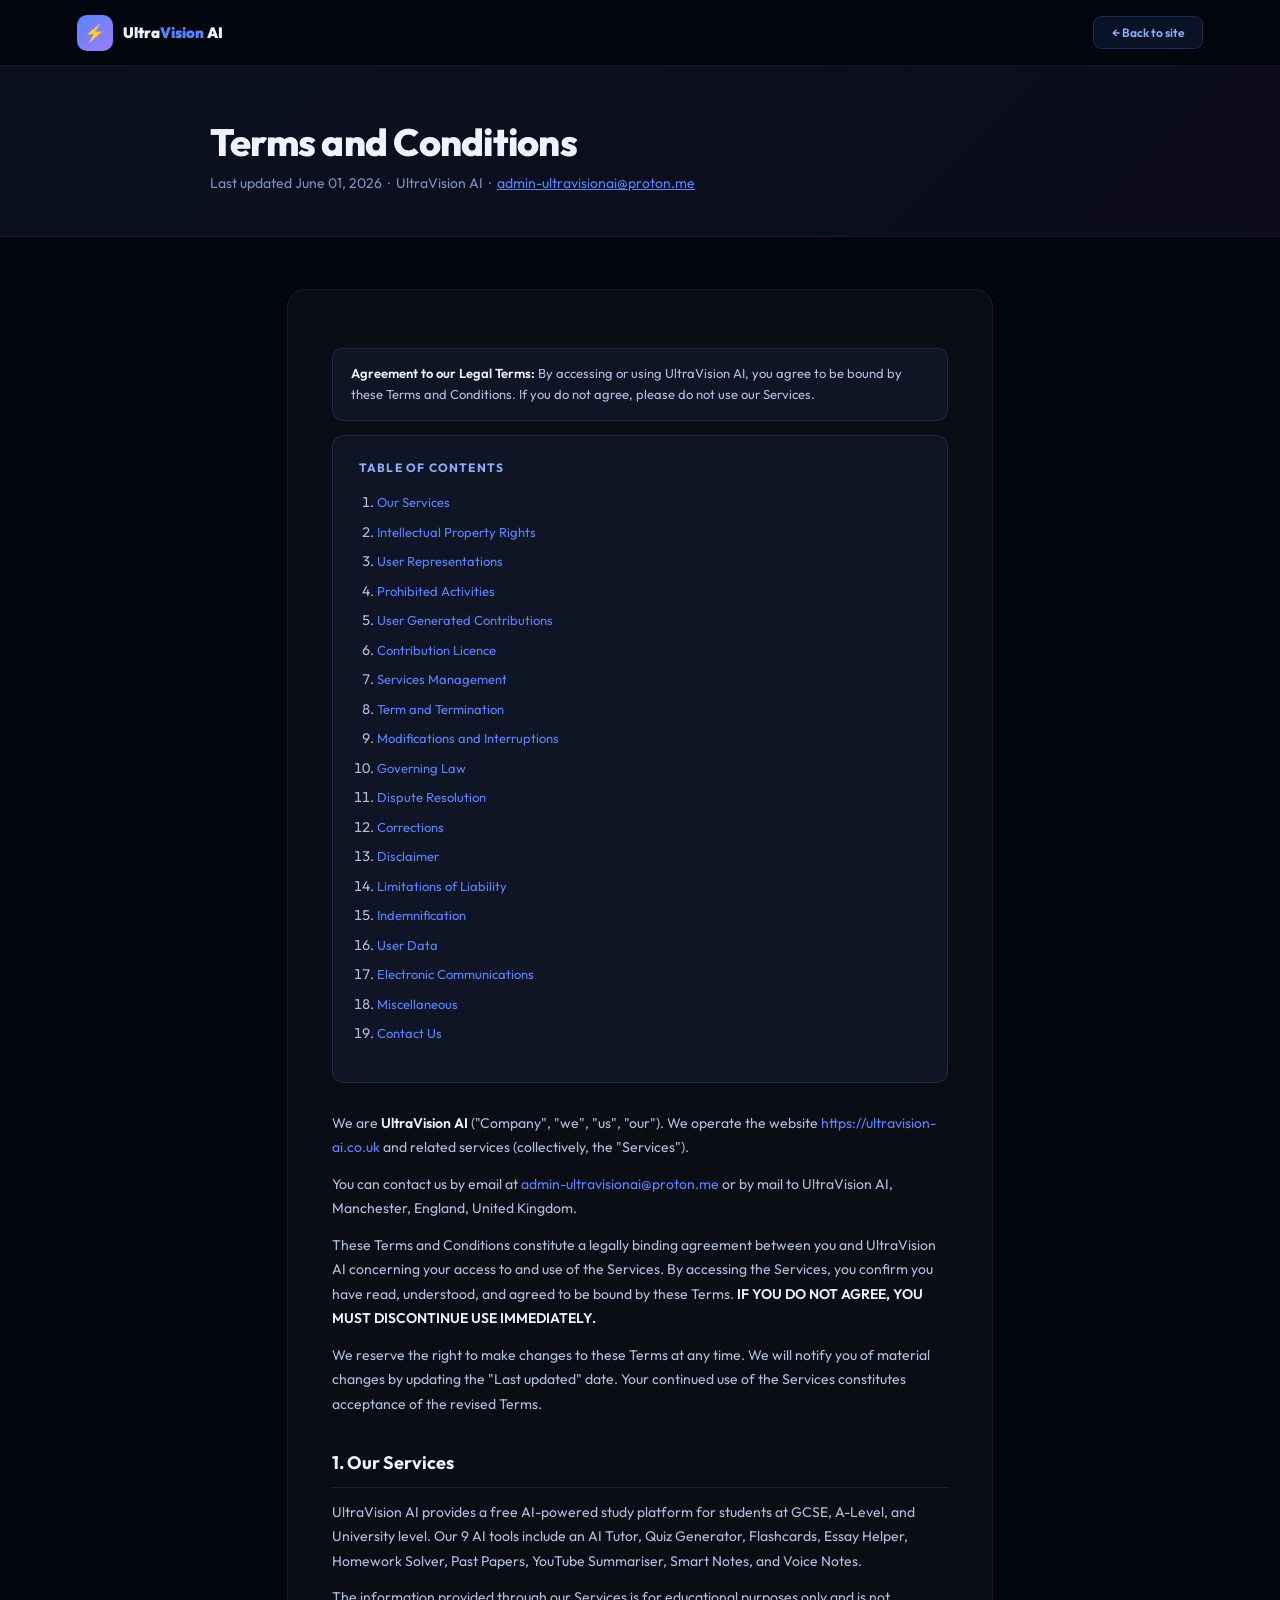
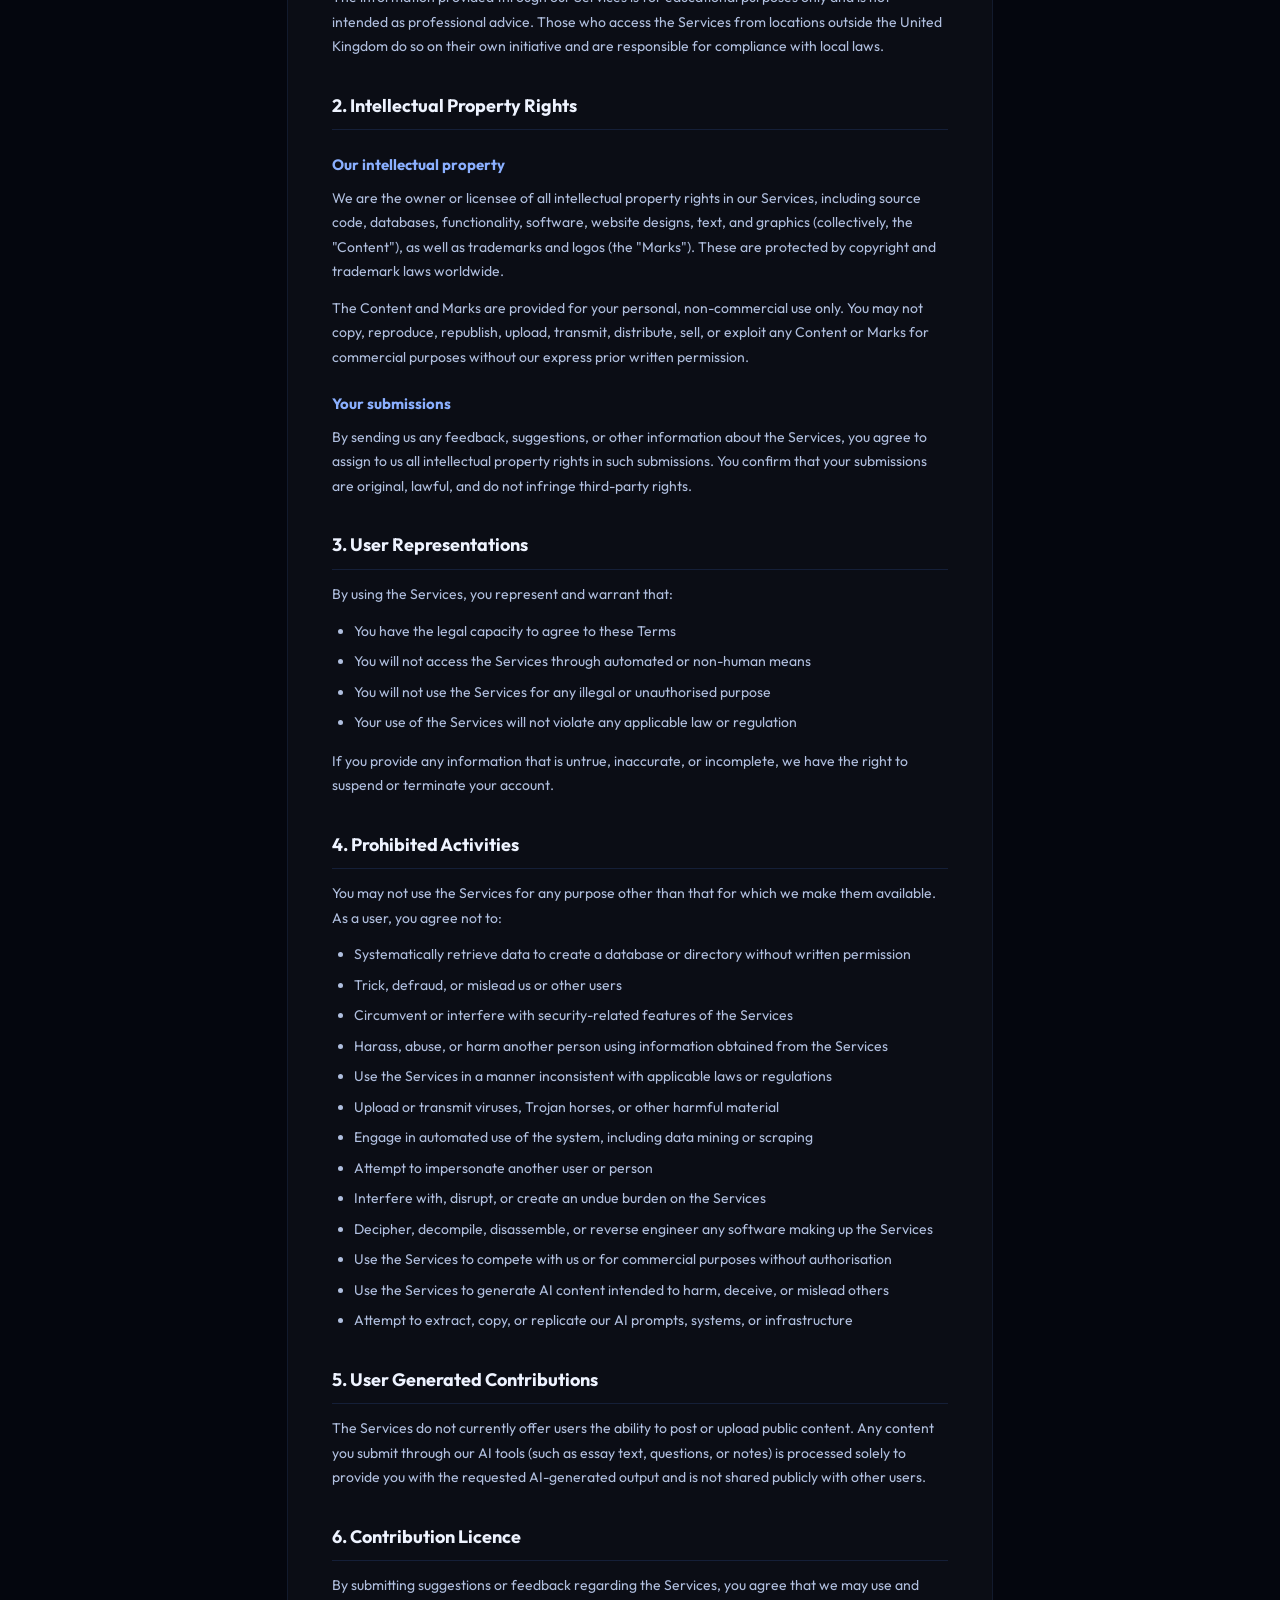
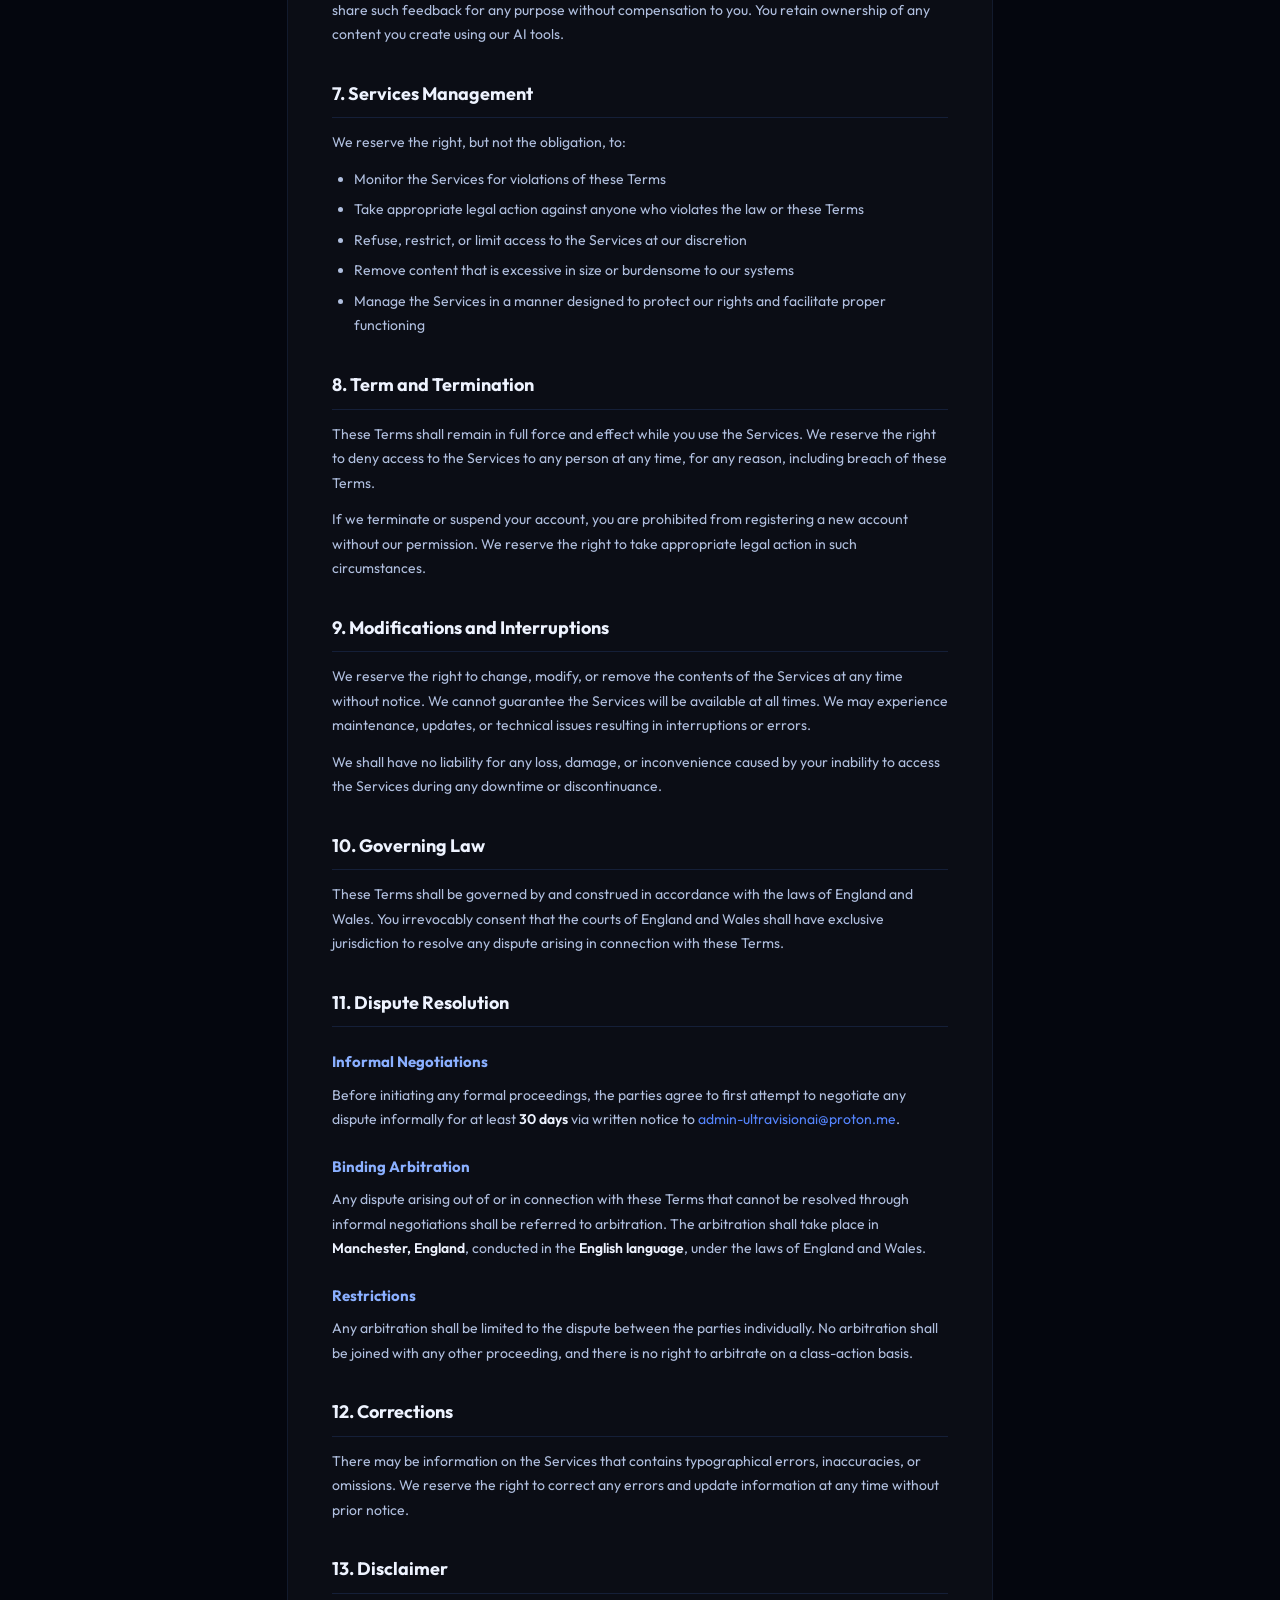
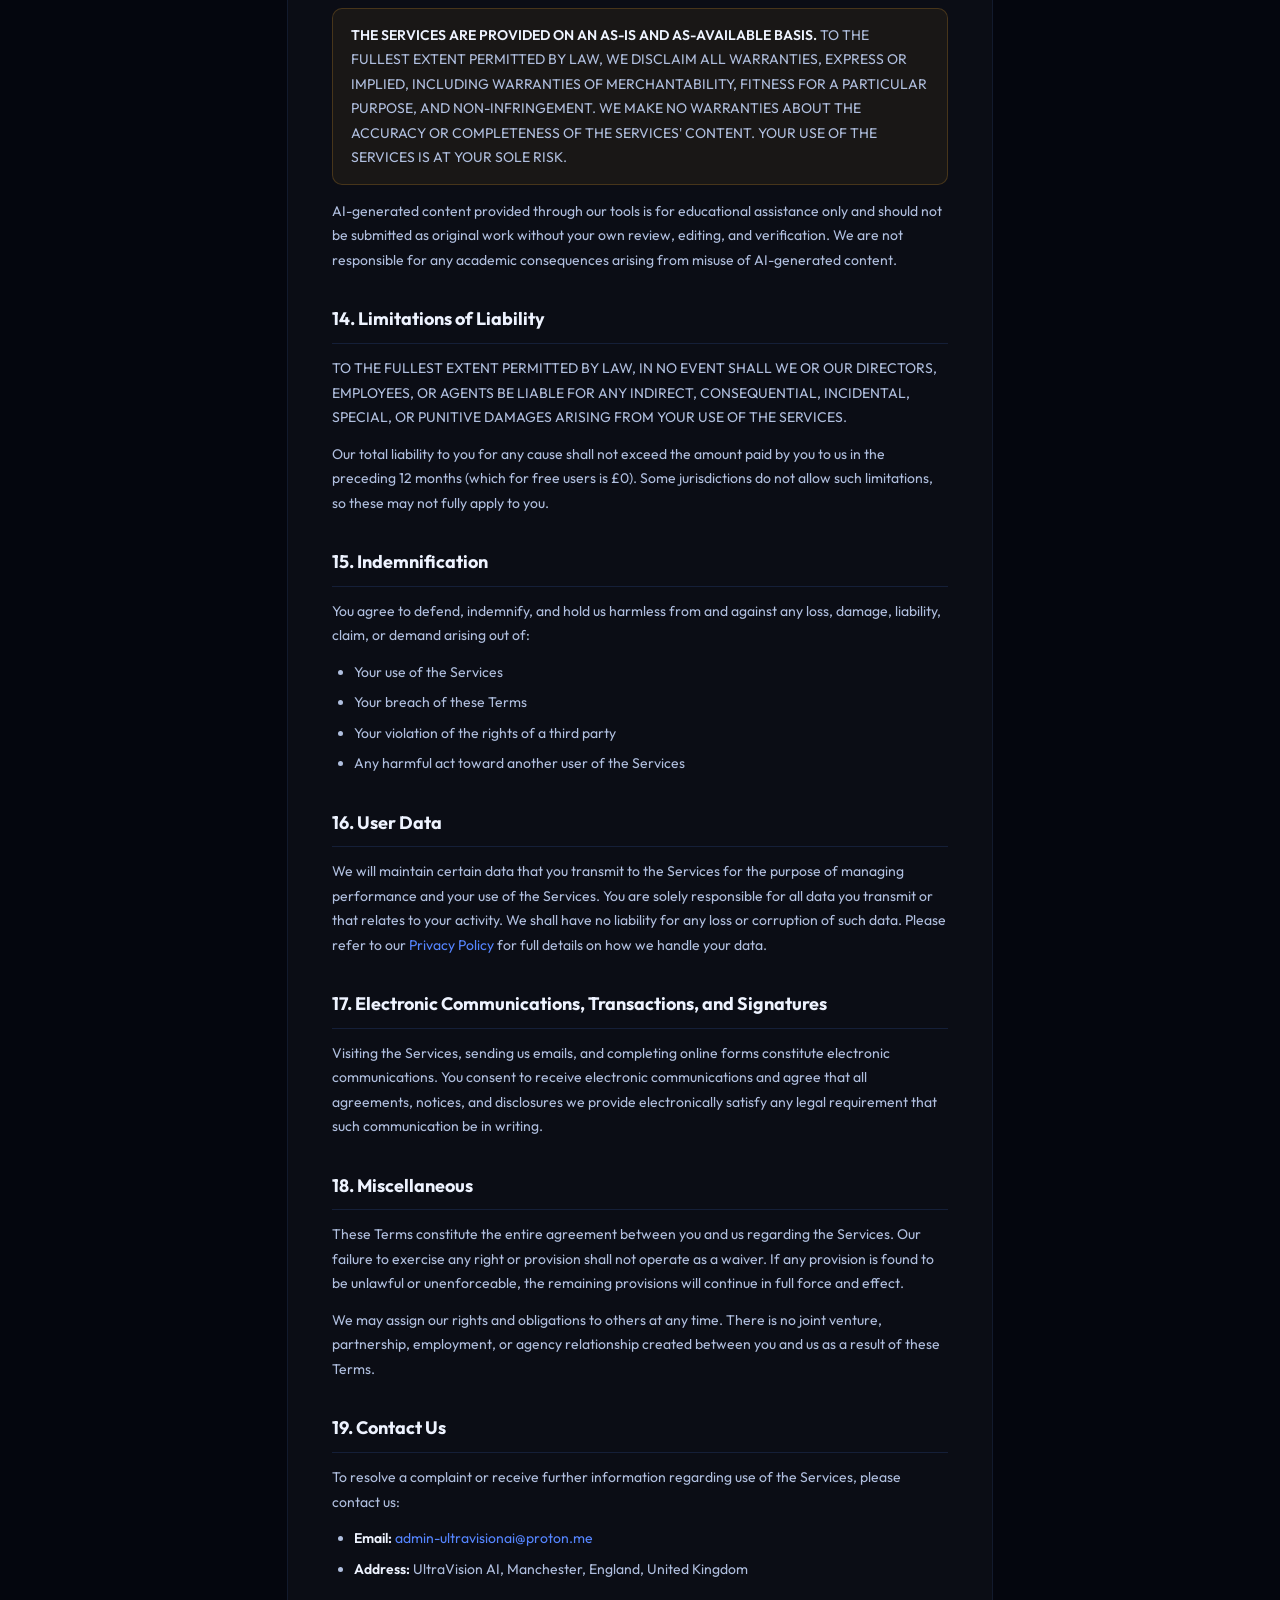
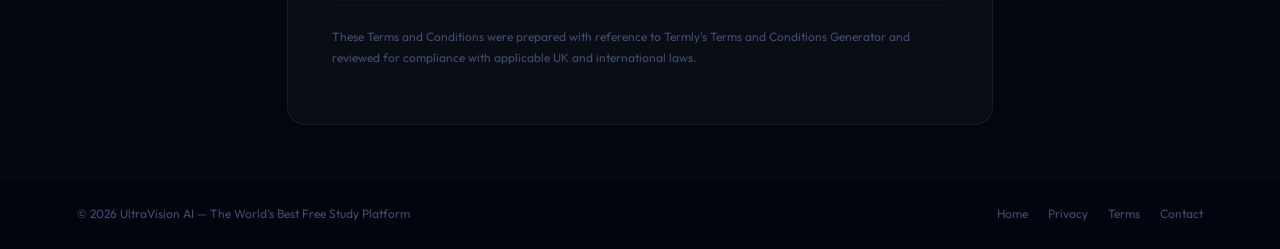
<file: terms.html>
<!DOCTYPE html>
<html lang="en">
<head>
<meta charset="UTF-8">
<meta name="viewport" content="width=device-width,initial-scale=1">
<title>Terms and Conditions — UltraVision AI</title>
<link href="https://fonts.googleapis.com/css2?family=Outfit:wght@400;500;600;700;800&display=swap" rel="stylesheet">
<style>
*{box-sizing:border-box;margin:0;padding:0}
body{font-family:'Outfit',sans-serif;background:#04060E;color:#EEF3FF;min-height:100vh;-webkit-font-smoothing:antialiased}
.nav{background:rgba(4,6,14,.95);border-bottom:1px solid rgba(85,133,255,.12);padding:0 6%;height:66px;display:flex;align-items:center;justify-content:space-between;position:sticky;top:0;z-index:50;backdrop-filter:blur(20px)}
.logo{display:flex;align-items:center;gap:10px;text-decoration:none}
.logo-icon{width:36px;height:36px;border-radius:10px;background:linear-gradient(135deg,#5585FF,#A07BFF);display:flex;align-items:center;justify-content:center;font-size:17px}
.logo-text{font-size:15px;font-weight:900;color:#EEF3FF}.logo-text span{color:#5585FF}
.back-btn{background:rgba(85,133,255,.1);border:1px solid rgba(85,133,255,.22);color:#8AAFFF;padding:8px 18px;border-radius:9px;font-size:12px;font-weight:600;text-decoration:none;font-family:'Outfit',sans-serif;transition:all .2s}.back-btn:hover{background:rgba(85,133,255,.18);color:#fff}
.hero{background:linear-gradient(135deg,rgba(85,133,255,.08),rgba(160,123,255,.05));border-bottom:1px solid rgba(85,133,255,.1);padding:52px 6% 44px}
.hero-inner{max-width:860px;margin:0 auto}
.hero h1{font-size:38px;font-weight:800;margin-bottom:8px;letter-spacing:-.02em}
.hero p{font-size:14px;color:#7D90BF}
.hero a{color:#5585FF}
.container{max-width:860px;margin:0 auto;padding:52px 6%}
.policy-box{background:rgba(255,255,255,.03);border:1px solid rgba(85,133,255,.1);border-radius:18px;padding:44px;line-height:1.7}
.policy-box h1{font-size:28px;font-weight:800;margin-bottom:12px;color:#EEF3FF}
.policy-box h2{font-size:18px;font-weight:700;color:#EEF3FF;margin-top:32px;margin-bottom:12px;padding-bottom:8px;border-bottom:1px solid rgba(85,133,255,.15)}
.policy-box h3{font-size:15px;font-weight:700;color:#8AAFFF;margin-top:22px;margin-bottom:8px}
.policy-box p{color:#B0BFDF;font-size:14px;line-height:1.75;margin-bottom:12px}
.policy-box ul,.policy-box ol{padding-left:22px;margin-bottom:14px}
.policy-box li{color:#B0BFDF;font-size:14px;line-height:1.75;margin-bottom:6px}
.policy-box a{color:#5585FF;text-decoration:none}.policy-box a:hover{color:#8AAFFF;text-decoration:underline}
.policy-box strong{color:#EEF3FF;font-weight:600}
.toc{background:rgba(85,133,255,.07);border:1px solid rgba(85,133,255,.18);border-radius:12px;padding:22px 26px;margin-bottom:28px}
.toc h3{color:#8AAFFF;font-size:12px;text-transform:uppercase;letter-spacing:.1em;margin-bottom:12px;font-weight:700;margin-top:0}
.toc ol{padding-left:18px}
.toc li{margin-bottom:5px}
.toc a{color:#5585FF;font-size:13px}
.highlight-box{background:rgba(85,133,255,.07);border:1px solid rgba(85,133,255,.18);border-radius:10px;padding:14px 18px;margin:14px 0;font-size:13px;color:#B0BFDF;line-height:1.65}
.warning-box{background:rgba(255,176,48,.06);border:1px solid rgba(255,176,48,.2);border-radius:10px;padding:14px 18px;margin:14px 0;font-size:13px;color:#B0BFDF;line-height:1.65}
.footer{background:rgba(4,6,14,.95);border-top:1px solid rgba(85,133,255,.08);padding:28px 6%;display:flex;align-items:center;justify-content:space-between;flex-wrap:wrap;gap:12px}
.footer-copy{font-size:12px;color:#3D4E72}
.footer-links{display:flex;gap:20px}
.footer-links a{font-size:12px;color:#3D4E72;text-decoration:none;transition:color .2s}.footer-links a:hover{color:#5585FF}
@media(max-width:600px){.policy-box{padding:24px}.hero{padding:32px 5% 28px}.hero h1{font-size:26px}.container{padding:28px 5%}}
</style>
</head>
<body>

<nav class="nav">
  <a class="logo" href="/">
    <div class="logo-icon">&#9889;</div>
    <div class="logo-text">Ultra<span>Vision</span> AI</div>
  </a>
  <a class="back-btn" href="/">&#8592; Back to site</a>
</nav>

<div class="hero">
  <div class="hero-inner">
    <h1>Terms and Conditions</h1>
    <p>Last updated June 01, 2026 &nbsp;&middot;&nbsp; UltraVision AI &nbsp;&middot;&nbsp; <a href="mailto:admin-ultravisionai@proton.me">admin-ultravisionai@proton.me</a></p>
  </div>
</div>

<div class="container">
  <div class="policy-box">

    <div class="highlight-box">
      <strong>Agreement to our Legal Terms:</strong> By accessing or using UltraVision AI, you agree to be bound by these Terms and Conditions. If you do not agree, please do not use our Services.
    </div>

    <div class="toc">
      <h3>Table of Contents</h3>
      <ol>
        <li><a href="#s1">Our Services</a></li>
        <li><a href="#s2">Intellectual Property Rights</a></li>
        <li><a href="#s3">User Representations</a></li>
        <li><a href="#s4">Prohibited Activities</a></li>
        <li><a href="#s5">User Generated Contributions</a></li>
        <li><a href="#s6">Contribution Licence</a></li>
        <li><a href="#s7">Services Management</a></li>
        <li><a href="#s8">Term and Termination</a></li>
        <li><a href="#s9">Modifications and Interruptions</a></li>
        <li><a href="#s10">Governing Law</a></li>
        <li><a href="#s11">Dispute Resolution</a></li>
        <li><a href="#s12">Corrections</a></li>
        <li><a href="#s13">Disclaimer</a></li>
        <li><a href="#s14">Limitations of Liability</a></li>
        <li><a href="#s15">Indemnification</a></li>
        <li><a href="#s16">User Data</a></li>
        <li><a href="#s17">Electronic Communications</a></li>
        <li><a href="#s18">Miscellaneous</a></li>
        <li><a href="#s19">Contact Us</a></li>
      </ol>
    </div>

    <p>We are <strong>UltraVision AI</strong> ("Company", "we", "us", "our"). We operate the website <a href="https://ultravision-ai.co.uk">https://ultravision-ai.co.uk</a> and related services (collectively, the "Services").</p>
    <p>You can contact us by email at <a href="mailto:admin-ultravisionai@proton.me">admin-ultravisionai@proton.me</a> or by mail to UltraVision AI, Manchester, England, United Kingdom.</p>
    <p>These Terms and Conditions constitute a legally binding agreement between you and UltraVision AI concerning your access to and use of the Services. By accessing the Services, you confirm you have read, understood, and agreed to be bound by these Terms. <strong>IF YOU DO NOT AGREE, YOU MUST DISCONTINUE USE IMMEDIATELY.</strong></p>
    <p>We reserve the right to make changes to these Terms at any time. We will notify you of material changes by updating the "Last updated" date. Your continued use of the Services constitutes acceptance of the revised Terms.</p>

    <div id="s1">
      <h2>1. Our Services</h2>
      <p>UltraVision AI provides a free AI-powered study platform for students at GCSE, A-Level, and University level. Our 9 AI tools include an AI Tutor, Quiz Generator, Flashcards, Essay Helper, Homework Solver, Past Papers, YouTube Summariser, Smart Notes, and Voice Notes.</p>
      <p>The information provided through our Services is for educational purposes only and is not intended as professional advice. Those who access the Services from locations outside the United Kingdom do so on their own initiative and are responsible for compliance with local laws.</p>
    </div>

    <div id="s2">
      <h2>2. Intellectual Property Rights</h2>
      <h3>Our intellectual property</h3>
      <p>We are the owner or licensee of all intellectual property rights in our Services, including source code, databases, functionality, software, website designs, text, and graphics (collectively, the "Content"), as well as trademarks and logos (the "Marks"). These are protected by copyright and trademark laws worldwide.</p>
      <p>The Content and Marks are provided for your personal, non-commercial use only. You may not copy, reproduce, republish, upload, transmit, distribute, sell, or exploit any Content or Marks for commercial purposes without our express prior written permission.</p>
      <h3>Your submissions</h3>
      <p>By sending us any feedback, suggestions, or other information about the Services, you agree to assign to us all intellectual property rights in such submissions. You confirm that your submissions are original, lawful, and do not infringe third-party rights.</p>
    </div>

    <div id="s3">
      <h2>3. User Representations</h2>
      <p>By using the Services, you represent and warrant that:</p>
      <ul>
        <li>You have the legal capacity to agree to these Terms</li>
        <li>You will not access the Services through automated or non-human means</li>
        <li>You will not use the Services for any illegal or unauthorised purpose</li>
        <li>Your use of the Services will not violate any applicable law or regulation</li>
      </ul>
      <p>If you provide any information that is untrue, inaccurate, or incomplete, we have the right to suspend or terminate your account.</p>
    </div>

    <div id="s4">
      <h2>4. Prohibited Activities</h2>
      <p>You may not use the Services for any purpose other than that for which we make them available. As a user, you agree not to:</p>
      <ul>
        <li>Systematically retrieve data to create a database or directory without written permission</li>
        <li>Trick, defraud, or mislead us or other users</li>
        <li>Circumvent or interfere with security-related features of the Services</li>
        <li>Harass, abuse, or harm another person using information obtained from the Services</li>
        <li>Use the Services in a manner inconsistent with applicable laws or regulations</li>
        <li>Upload or transmit viruses, Trojan horses, or other harmful material</li>
        <li>Engage in automated use of the system, including data mining or scraping</li>
        <li>Attempt to impersonate another user or person</li>
        <li>Interfere with, disrupt, or create an undue burden on the Services</li>
        <li>Decipher, decompile, disassemble, or reverse engineer any software making up the Services</li>
        <li>Use the Services to compete with us or for commercial purposes without authorisation</li>
        <li>Use the Services to generate AI content intended to harm, deceive, or mislead others</li>
        <li>Attempt to extract, copy, or replicate our AI prompts, systems, or infrastructure</li>
      </ul>
    </div>

    <div id="s5">
      <h2>5. User Generated Contributions</h2>
      <p>The Services do not currently offer users the ability to post or upload public content. Any content you submit through our AI tools (such as essay text, questions, or notes) is processed solely to provide you with the requested AI-generated output and is not shared publicly with other users.</p>
    </div>

    <div id="s6">
      <h2>6. Contribution Licence</h2>
      <p>By submitting suggestions or feedback regarding the Services, you agree that we may use and share such feedback for any purpose without compensation to you. You retain ownership of any content you create using our AI tools.</p>
    </div>

    <div id="s7">
      <h2>7. Services Management</h2>
      <p>We reserve the right, but not the obligation, to:</p>
      <ul>
        <li>Monitor the Services for violations of these Terms</li>
        <li>Take appropriate legal action against anyone who violates the law or these Terms</li>
        <li>Refuse, restrict, or limit access to the Services at our discretion</li>
        <li>Remove content that is excessive in size or burdensome to our systems</li>
        <li>Manage the Services in a manner designed to protect our rights and facilitate proper functioning</li>
      </ul>
    </div>

    <div id="s8">
      <h2>8. Term and Termination</h2>
      <p>These Terms shall remain in full force and effect while you use the Services. We reserve the right to deny access to the Services to any person at any time, for any reason, including breach of these Terms.</p>
      <p>If we terminate or suspend your account, you are prohibited from registering a new account without our permission. We reserve the right to take appropriate legal action in such circumstances.</p>
    </div>

    <div id="s9">
      <h2>9. Modifications and Interruptions</h2>
      <p>We reserve the right to change, modify, or remove the contents of the Services at any time without notice. We cannot guarantee the Services will be available at all times. We may experience maintenance, updates, or technical issues resulting in interruptions or errors.</p>
      <p>We shall have no liability for any loss, damage, or inconvenience caused by your inability to access the Services during any downtime or discontinuance.</p>
    </div>

    <div id="s10">
      <h2>10. Governing Law</h2>
      <p>These Terms shall be governed by and construed in accordance with the laws of England and Wales. You irrevocably consent that the courts of England and Wales shall have exclusive jurisdiction to resolve any dispute arising in connection with these Terms.</p>
    </div>

    <div id="s11">
      <h2>11. Dispute Resolution</h2>
      <h3>Informal Negotiations</h3>
      <p>Before initiating any formal proceedings, the parties agree to first attempt to negotiate any dispute informally for at least <strong>30 days</strong> via written notice to <a href="mailto:admin-ultravisionai@proton.me">admin-ultravisionai@proton.me</a>.</p>
      <h3>Binding Arbitration</h3>
      <p>Any dispute arising out of or in connection with these Terms that cannot be resolved through informal negotiations shall be referred to arbitration. The arbitration shall take place in <strong>Manchester, England</strong>, conducted in the <strong>English language</strong>, under the laws of England and Wales.</p>
      <h3>Restrictions</h3>
      <p>Any arbitration shall be limited to the dispute between the parties individually. No arbitration shall be joined with any other proceeding, and there is no right to arbitrate on a class-action basis.</p>
    </div>

    <div id="s12">
      <h2>12. Corrections</h2>
      <p>There may be information on the Services that contains typographical errors, inaccuracies, or omissions. We reserve the right to correct any errors and update information at any time without prior notice.</p>
    </div>

    <div id="s13">
      <h2>13. Disclaimer</h2>
      <div class="warning-box">
        <p style="margin:0"><strong>THE SERVICES ARE PROVIDED ON AN AS-IS AND AS-AVAILABLE BASIS.</strong> TO THE FULLEST EXTENT PERMITTED BY LAW, WE DISCLAIM ALL WARRANTIES, EXPRESS OR IMPLIED, INCLUDING WARRANTIES OF MERCHANTABILITY, FITNESS FOR A PARTICULAR PURPOSE, AND NON-INFRINGEMENT. WE MAKE NO WARRANTIES ABOUT THE ACCURACY OR COMPLETENESS OF THE SERVICES' CONTENT. YOUR USE OF THE SERVICES IS AT YOUR SOLE RISK.</p>
      </div>
      <p>AI-generated content provided through our tools is for educational assistance only and should not be submitted as original work without your own review, editing, and verification. We are not responsible for any academic consequences arising from misuse of AI-generated content.</p>
    </div>

    <div id="s14">
      <h2>14. Limitations of Liability</h2>
      <p>TO THE FULLEST EXTENT PERMITTED BY LAW, IN NO EVENT SHALL WE OR OUR DIRECTORS, EMPLOYEES, OR AGENTS BE LIABLE FOR ANY INDIRECT, CONSEQUENTIAL, INCIDENTAL, SPECIAL, OR PUNITIVE DAMAGES ARISING FROM YOUR USE OF THE SERVICES.</p>
      <p>Our total liability to you for any cause shall not exceed the amount paid by you to us in the preceding 12 months (which for free users is £0). Some jurisdictions do not allow such limitations, so these may not fully apply to you.</p>
    </div>

    <div id="s15">
      <h2>15. Indemnification</h2>
      <p>You agree to defend, indemnify, and hold us harmless from and against any loss, damage, liability, claim, or demand arising out of:</p>
      <ul>
        <li>Your use of the Services</li>
        <li>Your breach of these Terms</li>
        <li>Your violation of the rights of a third party</li>
        <li>Any harmful act toward another user of the Services</li>
      </ul>
    </div>

    <div id="s16">
      <h2>16. User Data</h2>
      <p>We will maintain certain data that you transmit to the Services for the purpose of managing performance and your use of the Services. You are solely responsible for all data you transmit or that relates to your activity. We shall have no liability for any loss or corruption of such data. Please refer to our <a href="/privacy.html">Privacy Policy</a> for full details on how we handle your data.</p>
    </div>

    <div id="s17">
      <h2>17. Electronic Communications, Transactions, and Signatures</h2>
      <p>Visiting the Services, sending us emails, and completing online forms constitute electronic communications. You consent to receive electronic communications and agree that all agreements, notices, and disclosures we provide electronically satisfy any legal requirement that such communication be in writing.</p>
    </div>

    <div id="s18">
      <h2>18. Miscellaneous</h2>
      <p>These Terms constitute the entire agreement between you and us regarding the Services. Our failure to exercise any right or provision shall not operate as a waiver. If any provision is found to be unlawful or unenforceable, the remaining provisions will continue in full force and effect.</p>
      <p>We may assign our rights and obligations to others at any time. There is no joint venture, partnership, employment, or agency relationship created between you and us as a result of these Terms.</p>
    </div>

    <div id="s19">
      <h2>19. Contact Us</h2>
      <p>To resolve a complaint or receive further information regarding use of the Services, please contact us:</p>
      <ul>
        <li><strong>Email:</strong> <a href="mailto:admin-ultravisionai@proton.me">admin-ultravisionai@proton.me</a></li>
        <li><strong>Address:</strong> UltraVision AI, Manchester, England, United Kingdom</li>
      </ul>
    </div>

    <p style="font-size:12px;color:#3D4E72;margin-top:24px;padding-top:20px;border-top:1px solid rgba(85,133,255,.08)">These Terms and Conditions were prepared with reference to Termly's Terms and Conditions Generator and reviewed for compliance with applicable UK and international laws.</p>

  </div>
</div>

<footer class="footer">
  <div class="footer-copy">&copy; 2026 UltraVision AI &mdash; The World's Best Free Study Platform</div>
  <div class="footer-links">
    <a href="/">Home</a>
    <a href="/privacy.html">Privacy</a>
    <a href="/terms.html">Terms</a>
    <a href="mailto:admin-ultravisionai@proton.me">Contact</a>
  </div>
</footer>

</body>
</html>
</file>
